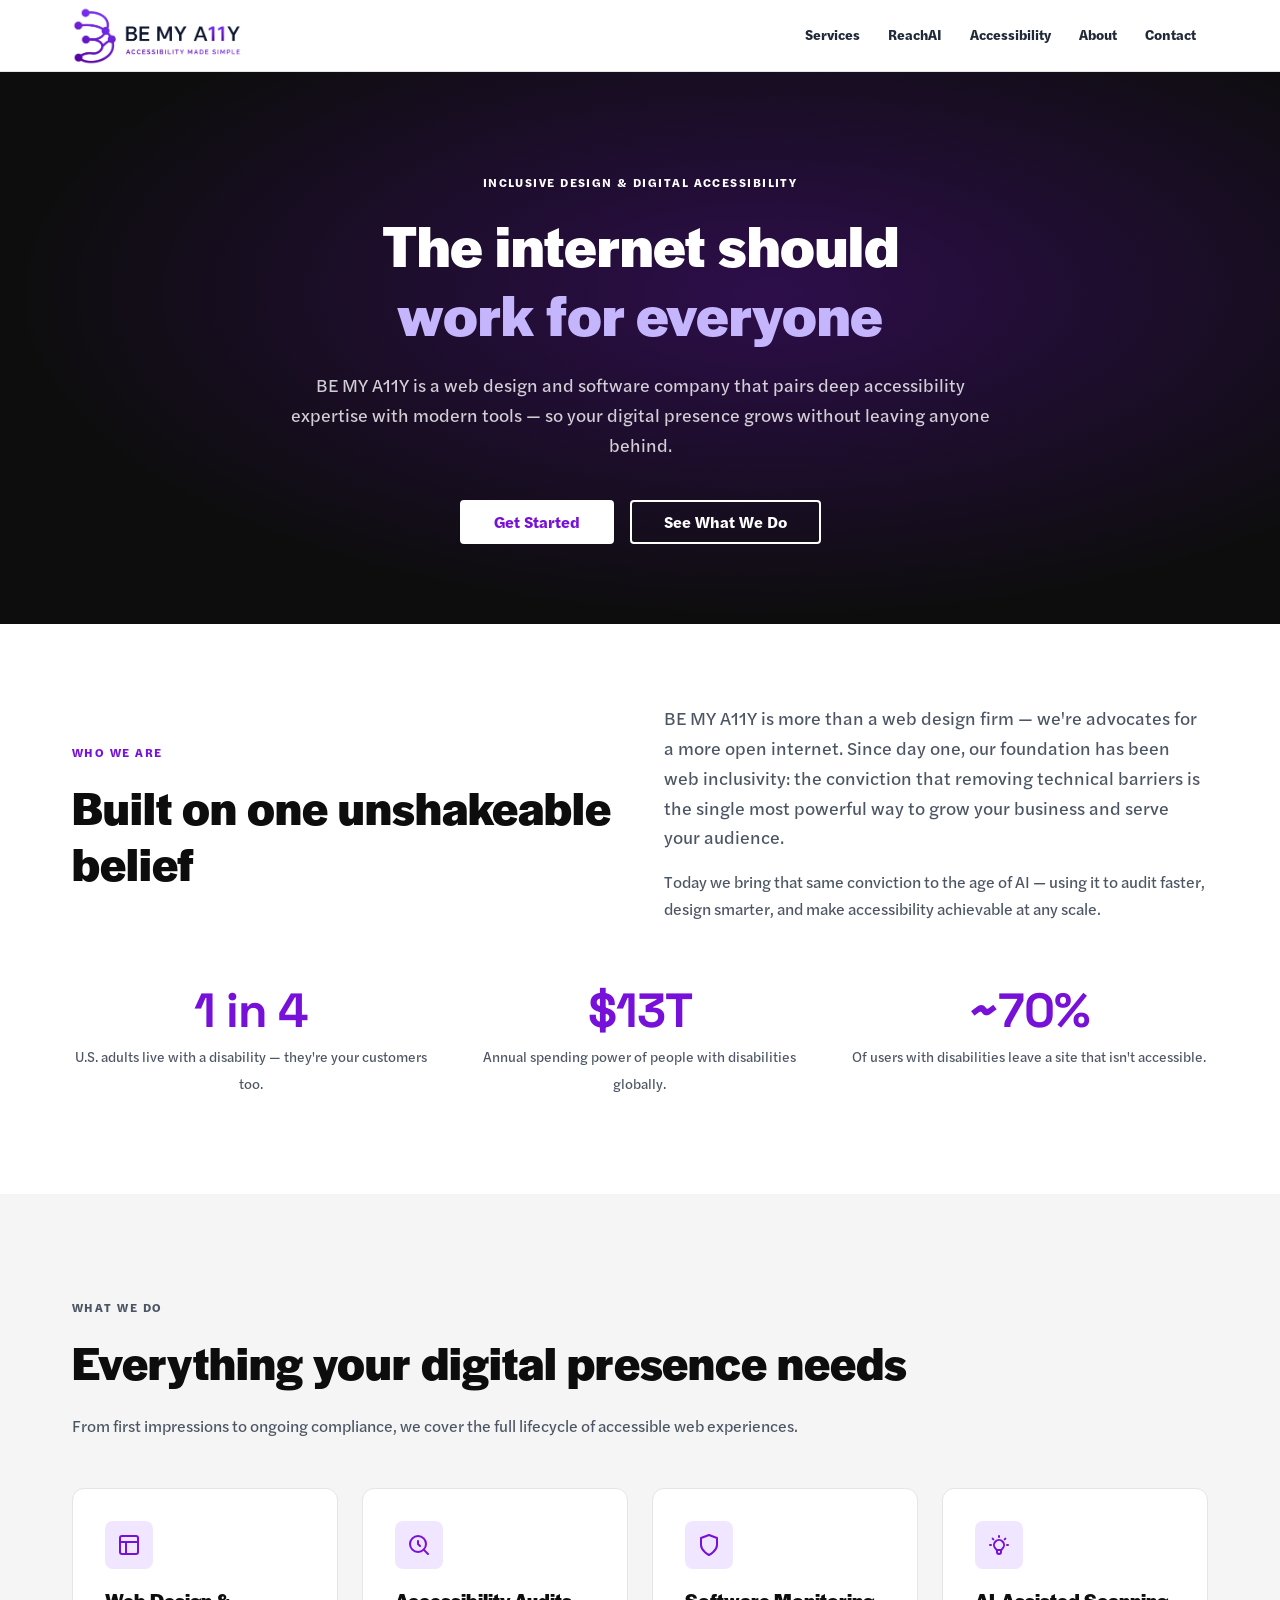
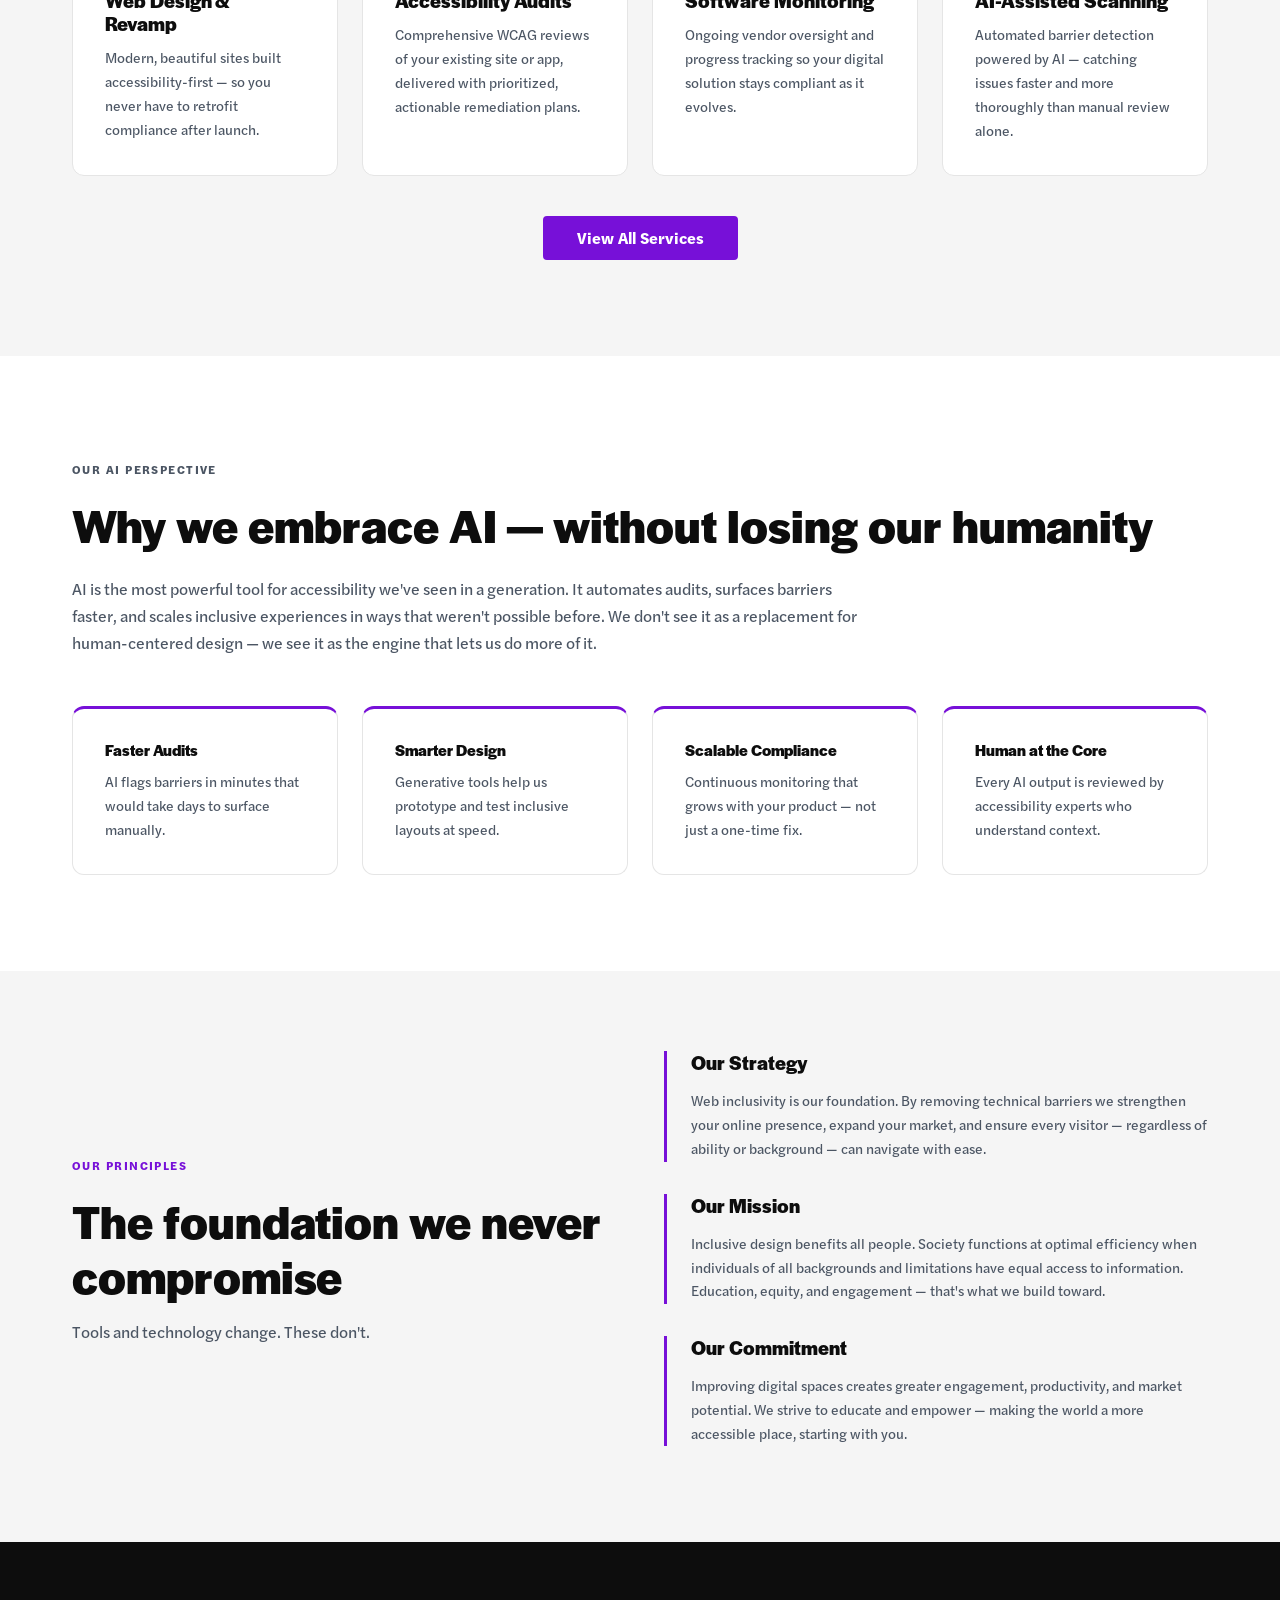
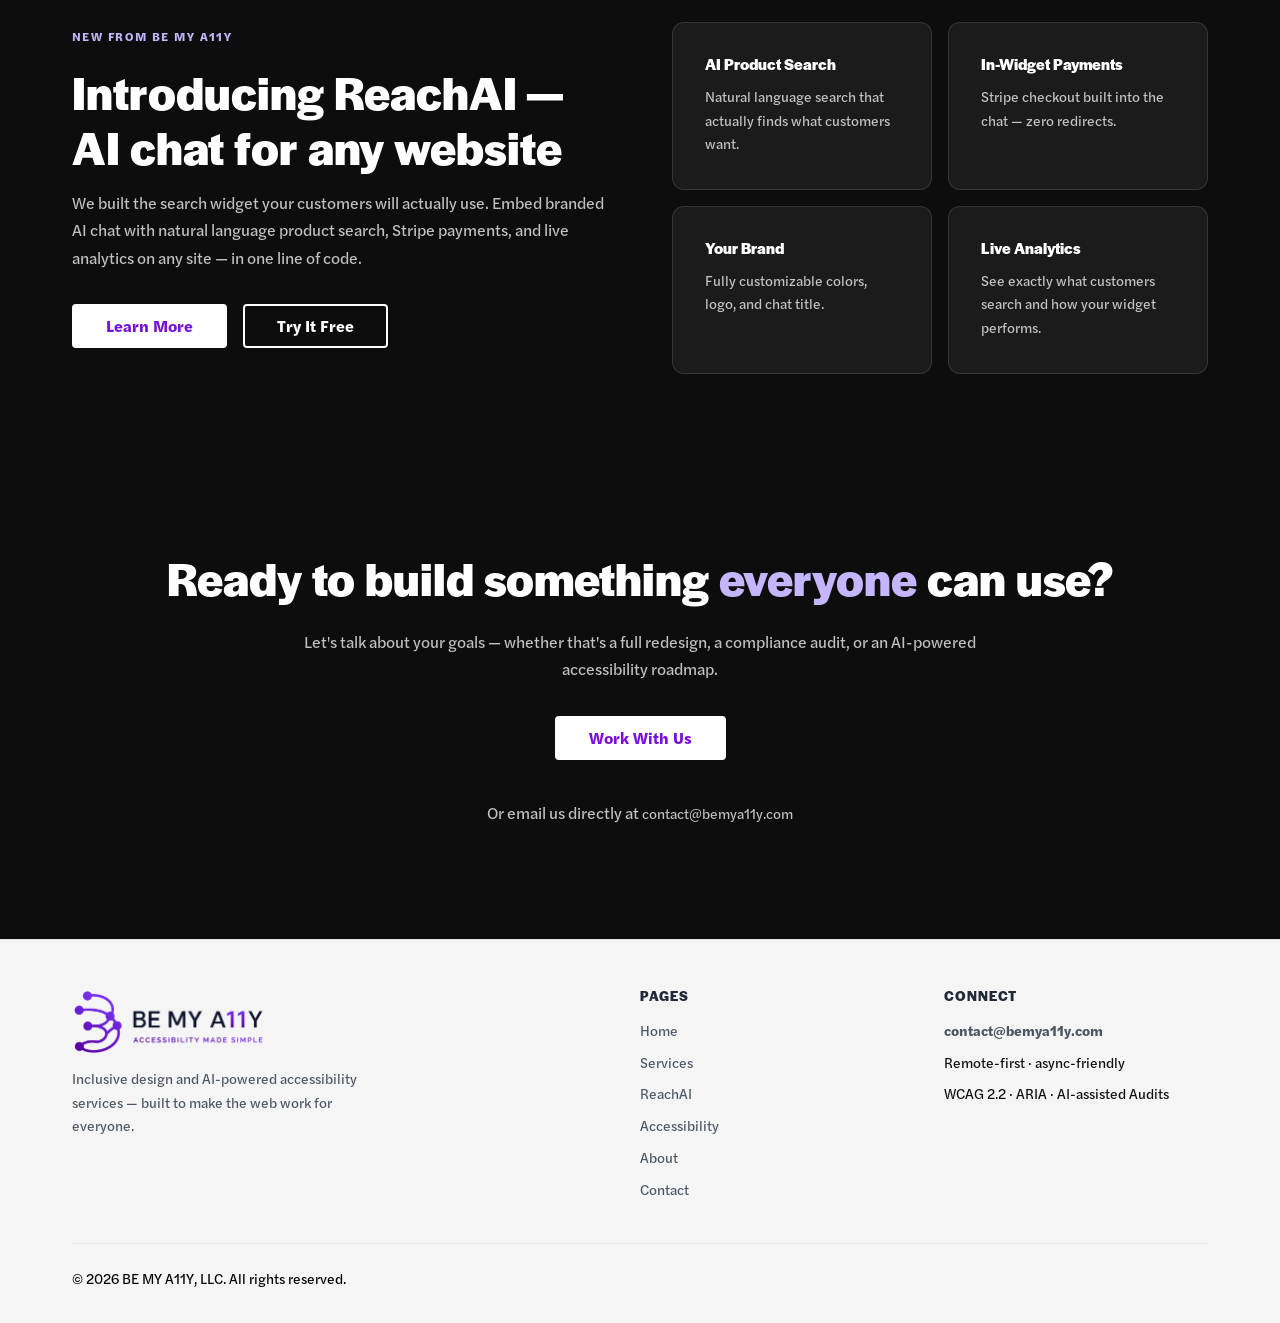
<file: index.html>
﻿<!DOCTYPE html>
<html lang="en">
<head>
  <meta charset="UTF-8">
  <meta name="viewport" content="width=device-width, initial-scale=1.0">
  <title>BE MY A11Y — Inclusive Design &amp; Digital Accessibility</title>
  <meta name="description" content="BE MY A11Y designs accessible websites and software for small businesses, using UI/UX best practices to improve usability, broaden audience reach, and ensure inclusive, easy-to-navigate digital experiences.">

  <link rel="canonical" href="https://bemya11y.com/">
  <link rel="sitemap" type="application/xml" href="/sitemap.xml">

  <!-- Open Graph -->
  <meta property="og:title" content="BE MY A11Y — Inclusive Design &amp; Digital Accessibility">
  <meta property="og:description" content="Inclusive design and AI-powered accessibility services — built to make the web work for everyone.">
  <meta property="og:type" content="website">
  <meta property="og:url" content="https://bemya11y.com/">
  <meta property="og:image" content="https://bemya11y.com/images/logo.png">

  <!-- Twitter Card -->
  <meta name="twitter:card" content="summary">
  <meta name="twitter:title" content="BE MY A11Y — Inclusive Design &amp; Digital Accessibility">
  <meta name="twitter:description" content="Inclusive design and AI-powered accessibility services — built to make the web work for everyone.">
  <meta name="twitter:image" content="https://bemya11y.com/images/logo.png">

  <!-- Favicon -->
  <link rel="icon" type="image/x-icon" href="/favicon.ico">

  <!-- Fonts -->
  <link rel="preconnect" href="https://fonts.googleapis.com">
  <link rel="preconnect" href="https://fonts.gstatic.com" crossorigin>
  <link href="https://fonts.googleapis.com/css2?family=Space+Grotesk:wght@700&display=swap" rel="stylesheet">

  <link rel="stylesheet" href="/css/styles.css?v=11">

  <!-- Google tag (gtag.js) -->
  <script async src="https://www.googletagmanager.com/gtag/js?id=G-FMQ2NKZQML"></script>
  <script>
    window.dataLayer = window.dataLayer || [];
    function gtag(){dataLayer.push(arguments);}
    gtag('js', new Date());
    gtag('config', 'G-FMQ2NKZQML');
  </script>
  <!-- Structured Data -->
  <script type="application/ld+json">
  {
    "@context": "https://schema.org",
    "@type": ["ProfessionalService", "LocalBusiness"],
    "name": "BE MY A11Y, LLC",
    "url": "https://bemya11y.com",
    "email": "contact@bemya11y.com",
    "logo": "https://bemya11y.com/images/logo.png",
    "image": "https://bemya11y.com/images/logo.png",
    "description": "Web accessibility consulting, WCAG audits, accessible web design, and AI-assisted accessibility scanning for businesses nationwide.",
    "slogan": "Inclusive design and AI-powered accessibility services — built to make the web work for everyone.",
    "areaServed": "US",
    "priceRange": "$$",
    "address": {
      "@type": "PostalAddress",
      "streetAddress": "1011 Constitution Way",
      "addressLocality": "Cumming",
      "addressRegion": "GA",
      "postalCode": "30040",
      "addressCountry": "US"
    },
    "founder": {
      "@type": "Person",
      "name": "James",
      "jobTitle": "Founder & CEO",
      "email": "james@bemya11y.com"
    },
    "knowsAbout": [
      "Web Accessibility", "WCAG 2.1", "ADA Compliance", "Section 508",
      "European Accessibility Act", "Inclusive Design",
      "AI-Assisted Accessibility Scanning", "Accessibility Audits",
      "Screen Reader Compatibility", "Accessible Web Design"
    ],
    "hasOfferCatalog": {
      "@type": "OfferCatalog",
      "name": "Accessibility Services",
      "itemListElement": [
        {"@type": "Offer", "itemOffered": {"@type": "Service", "name": "Web Design & Revamp", "description": "Modern, accessible websites built to WCAG 2.1 AA standards from day one."}},
        {"@type": "Offer", "itemOffered": {"@type": "Service", "name": "Accessibility Audits", "description": "Comprehensive WCAG 2.1, Section 508, and ADA reviews with prioritized remediation reports."}},
        {"@type": "Offer", "itemOffered": {"@type": "Service", "name": "Software Monitoring & Vendor Oversight", "description": "Ongoing accessibility compliance monitoring and vendor deliverable review."}},
        {"@type": "Offer", "itemOffered": {"@type": "Service", "name": "AI-Assisted Accessibility Scanning", "description": "Automated barrier detection powered by AI, reviewed by a human accessibility expert."}}
      ]
    }
  }
  </script>
  <script type="application/ld+json">
  {
    "@context": "https://schema.org",
    "@type": "WebSite",
    "name": "BE MY A11Y",
    "url": "https://bemya11y.com",
    "description": "Web accessibility consulting and inclusive design services for businesses nationwide.",
    "publisher": {
      "@type": "Organization",
      "name": "BE MY A11Y, LLC",
      "url": "https://bemya11y.com"
    }
  }
  </script>
</head>
<body>

  <!-- Skip Navigation -->
  <a href="#main-content" class="skip-link">Skip to main content</a>

  <!-- Live Region for dynamic announcements -->
  <div id="live-region" role="status" aria-live="polite" aria-atomic="true"></div>

  <!-- ── Header ──────────────────────────────────────────── -->
  <header class="site-header" role="banner"></header>

  <!-- ── Main ─────────────────────────────────────────────── -->
  <main id="main-content">

    <!-- Hero -->
    <section class="hero" aria-labelledby="hero-heading">
      <div class="container">
        <p class="section-label">Inclusive Design &amp; Digital Accessibility</p>
        <h1 id="hero-heading">
          The internet should<br>
          <em>work for everyone</em>
        </h1>
        <p class="lead">
          BE MY A11Y is a web design and software company that pairs deep accessibility
          expertise with modern tools — so your digital presence grows without leaving
          anyone behind.
        </p>
        <div class="btn-group">
          <a href="contact" class="btn btn-white">Get Started</a>
          <a href="services" class="btn btn-outline-white">See What We Do</a>
        </div>
      </div>
    </section>

    <!-- Who We Are -->
    <section class="section" aria-labelledby="who-heading">
      <div class="container">
        <div class="two-col">
          <div>
            <p class="section-label">Who We Are</p>
            <h2 id="who-heading">Built on one unshakeable belief</h2>
          </div>
          <div>
            <p class="lead">
              BE MY A11Y is more than a web design firm — we're advocates for a more open
              internet. Since day one, our foundation has been web inclusivity: the conviction
              that removing technical barriers is the single most powerful way to grow your
              business and serve your audience.
            </p>
            <p style="margin-top: 1rem; color: var(--color-gray-600);">
              Today we bring that same conviction to the age of AI — using it to audit faster,
              design smarter, and make accessibility achievable at any scale.
            </p>
          </div>
        </div>

        <!-- Stats -->
        <div class="stats-grid" style="margin-top: var(--space-16);" aria-label="Accessibility by the numbers">
          <div class="stat">
            <span class="stat-number">1 in 4</span>
            <span class="stat-label">U.S. adults live with a disability — they're your customers too.</span>
          </div>
          <div class="stat">
            <span class="stat-number">$13T</span>
            <span class="stat-label">Annual spending power of people with disabilities globally.</span>
          </div>
          <div class="stat">
            <span class="stat-number" aria-label="Many">~70%</span>
            <span class="stat-label">Of users with disabilities leave a site that isn't accessible.</span>
          </div>
        </div>
      </div>
    </section>

    <!-- What We Do -->
    <section class="section section-alt" aria-labelledby="services-heading">
      <div class="container">
        <div class="section-header">
          <p class="section-label">What We Do</p>
          <h2 id="services-heading">Everything your digital presence needs</h2>
          <p>
            From first impressions to ongoing compliance, we cover the full lifecycle of
            accessible web experiences.
          </p>
        </div>

        <div class="cards-grid">
          <article class="card">
            <div class="card-icon" aria-hidden="true">
              <svg viewBox="0 0 24 24" fill="none" stroke="currentColor" stroke-width="2" stroke-linecap="round" stroke-linejoin="round" aria-hidden="true">
                <rect x="3" y="3" width="18" height="18" rx="2"/>
                <path d="M3 9h18M9 21V9"/>
              </svg>
            </div>
            <h3>Web Design &amp; Revamp</h3>
            <p>Modern, beautiful sites built accessibility-first — so you never have to retrofit compliance after launch.</p>
          </article>

          <article class="card">
            <div class="card-icon" aria-hidden="true">
              <svg viewBox="0 0 24 24" fill="none" stroke="currentColor" stroke-width="2" stroke-linecap="round" stroke-linejoin="round" aria-hidden="true">
                <circle cx="11" cy="11" r="8"/>
                <path d="m21 21-4.35-4.35M11 8v3l2 2"/>
              </svg>
            </div>
            <h3>Accessibility Audits</h3>
            <p>Comprehensive WCAG reviews of your existing site or app, delivered with prioritized, actionable remediation plans.</p>
          </article>

          <article class="card">
            <div class="card-icon" aria-hidden="true">
              <svg viewBox="0 0 24 24" fill="none" stroke="currentColor" stroke-width="2" stroke-linecap="round" stroke-linejoin="round" aria-hidden="true">
                <path d="M12 22s8-4 8-10V5l-8-3-8 3v7c0 6 8 10 8 10z"/>
              </svg>
            </div>
            <h3>Software Monitoring</h3>
            <p>Ongoing vendor oversight and progress tracking so your digital solution stays compliant as it evolves.</p>
          </article>

          <article class="card">
            <div class="card-icon" aria-hidden="true">
              <svg viewBox="0 0 24 24" fill="none" stroke="currentColor" stroke-width="2" stroke-linecap="round" stroke-linejoin="round" aria-hidden="true">
                <path d="M9.663 17h4.673M12 3v1m6.364 1.636-.707.707M21 12h-1M4 12H3m3.343-5.657-.707-.707m2.828 9.9a5 5 0 1 1 7.072 0l-.548.547A3.374 3.374 0 0 0 14 18.469V19a2 2 0 1 1-4 0v-.531c0-.895-.356-1.754-.988-2.386l-.548-.547z"/>
              </svg>
            </div>
            <h3>AI-Assisted Scanning</h3>
            <p>Automated barrier detection powered by AI — catching issues faster and more thoroughly than manual review alone.</p>
          </article>
        </div>

        <div style="text-align: center; margin-top: var(--space-10);">
          <a href="services" class="btn btn-primary">View All Services</a>
        </div>
      </div>
    </section>

    <!-- AI Perspective -->
    <section class="section" aria-labelledby="ai-heading">
      <div class="container">
        <div class="section-header">
          <p class="section-label">Our AI Perspective</p>
          <h2 id="ai-heading">Why we embrace AI — without losing our humanity</h2>
          <p style="max-width: 72ch;">
            AI is the most powerful tool for accessibility we've seen in a generation. It
            automates audits, surfaces barriers faster, and scales inclusive experiences in
            ways that weren't possible before. We don't see it as a replacement for
            human-centered design — we see it as the engine that lets us do more of it.
          </p>
        </div>

        <div class="cards-grid">
          <div class="card" style="border-top: 3px solid var(--color-accent);">
            <h3 style="font-size: var(--text-base);">Faster Audits</h3>
            <p>AI flags barriers in minutes that would take days to surface manually.</p>
          </div>
          <div class="card" style="border-top: 3px solid var(--color-accent);">
            <h3 style="font-size: var(--text-base);">Smarter Design</h3>
            <p>Generative tools help us prototype and test inclusive layouts at speed.</p>
          </div>
          <div class="card" style="border-top: 3px solid var(--color-accent);">
            <h3 style="font-size: var(--text-base);">Scalable Compliance</h3>
            <p>Continuous monitoring that grows with your product — not just a one-time fix.</p>
          </div>
          <div class="card" style="border-top: 3px solid var(--color-accent);">
            <h3 style="font-size: var(--text-base);">Human at the Core</h3>
            <p>Every AI output is reviewed by accessibility experts who understand context.</p>
          </div>
        </div>
      </div>
    </section>

    <!-- Principles -->
    <section class="section section-alt" aria-labelledby="principles-heading">
      <div class="container">
        <div class="two-col">
          <div>
            <p class="section-label">Our Principles</p>
            <h2 id="principles-heading">The foundation we never compromise</h2>
            <p style="margin-top: var(--space-4); color: var(--color-gray-600);">Tools and technology change. These don't.</p>
          </div>
          <div class="principles-list">
            <div class="principle">
              <h3>Our Strategy</h3>
              <p>Web inclusivity is our foundation. By removing technical barriers we strengthen
              your online presence, expand your market, and ensure every visitor — regardless
              of ability or background — can navigate with ease.</p>
            </div>
            <div class="principle">
              <h3>Our Mission</h3>
              <p>Inclusive design benefits all people. Society functions at optimal efficiency
              when individuals of all backgrounds and limitations have equal access to
              information. Education, equity, and engagement — that's what we build toward.</p>
            </div>
            <div class="principle">
              <h3>Our Commitment</h3>
              <p>Improving digital spaces creates greater engagement, productivity, and market
              potential. We strive to educate and empower — making the world a more accessible
              place, starting with you.</p>
            </div>
          </div>
        </div>
      </div>
    </section>

    <!-- ReachAI Spotlight -->
    <section class="section section-dark" aria-labelledby="reachai-home-heading">
      <div class="container">
        <div class="two-col" style="gap: var(--space-16); align-items: start;">
          <div>
            <p class="section-label" style="color: #c4b5fd;">New from BE MY A11Y</p>
            <h2 id="reachai-home-heading">Introducing ReachAI — AI chat for any website</h2>
            <p style="margin-top: var(--space-4); color: rgba(255,255,255,.75);">
              We built the search widget your customers will actually use. Embed branded AI
              chat with natural language product search, Stripe payments, and live analytics
              on any site — in one line of code.
            </p>
            <div class="btn-group" style="margin-top: var(--space-8);">
              <a href="reachai" class="btn btn-white">Learn More</a>
              <a href="https://reach.bemya11y.com" class="btn btn-outline-white" target="_blank" rel="noopener noreferrer">Try It Free</a>
            </div>
          </div>
          <div style="display: grid; grid-template-columns: 1fr 1fr; gap: var(--space-4);">
            <div class="card" style="background: rgba(255,255,255,.06); border-color: rgba(255,255,255,.12);">
              <h3 style="font-size: var(--text-base); color: var(--color-white);">AI Product Search</h3>
              <p style="font-size: var(--text-sm);">Natural language search that actually finds what customers want.</p>
            </div>
            <div class="card" style="background: rgba(255,255,255,.06); border-color: rgba(255,255,255,.12);">
              <h3 style="font-size: var(--text-base); color: var(--color-white);">In-Widget Payments</h3>
              <p style="font-size: var(--text-sm);">Stripe checkout built into the chat — zero redirects.</p>
            </div>
            <div class="card" style="background: rgba(255,255,255,.06); border-color: rgba(255,255,255,.12);">
              <h3 style="font-size: var(--text-base); color: var(--color-white);">Your Brand</h3>
              <p style="font-size: var(--text-sm);">Fully customizable colors, logo, and chat title.</p>
            </div>
            <div class="card" style="background: rgba(255,255,255,.06); border-color: rgba(255,255,255,.12);">
              <h3 style="font-size: var(--text-base); color: var(--color-white);">Live Analytics</h3>
              <p style="font-size: var(--text-sm);">See exactly what customers search and how your widget performs.</p>
            </div>
          </div>
        </div>
      </div>
    </section>

    <!-- CTA -->
    <section class="cta-band" aria-labelledby="cta-heading">
      <div class="container">
        <h2 id="cta-heading">Ready to build something <em>everyone</em> can use?</h2>
        <p>
          Let's talk about your goals — whether that's a full redesign, a compliance audit,
          or an AI-powered accessibility roadmap.
        </p>
        <div class="btn-group">
          <a href="contact" class="btn btn-white">Work With Us</a>
        </div>
        <p>
          Or email us directly at
          <a href="mailto:contact@bemya11y.com" class="email-link" style="color: rgba(255,255,255,.75);">contact@bemya11y.com</a>
        </p>
      </div>
    </section>

  </main>

  <!-- ── Footer ─────────────────────────────────────────── -->
  <footer class="site-footer" role="contentinfo"></footer>

  <!-- AI Chat Widget -->
  <link rel="stylesheet" href="https://wysiwyg-ai-chat.onrender.com/wysiwyg-ai-chat.css">
  <div
    data-wysiwyg-ai-chat
    data-client-id="reachai-demo"
    data-api-base="https://wysiwyg-ai-chat.onrender.com"
    data-title="BE MY A11Y Chat"
    data-placeholder="Ask what you are looking for..."
  ></div>
  <script src="https://wysiwyg-ai-chat.onrender.com/v1/widget.js"></script>
  <script src="https://wysiwyg-ai-chat.onrender.com/wysiwyg-ai-chat.js"></script>

  <script src="/js/site.js?v=8"></script>
</body>
</html>
</file>
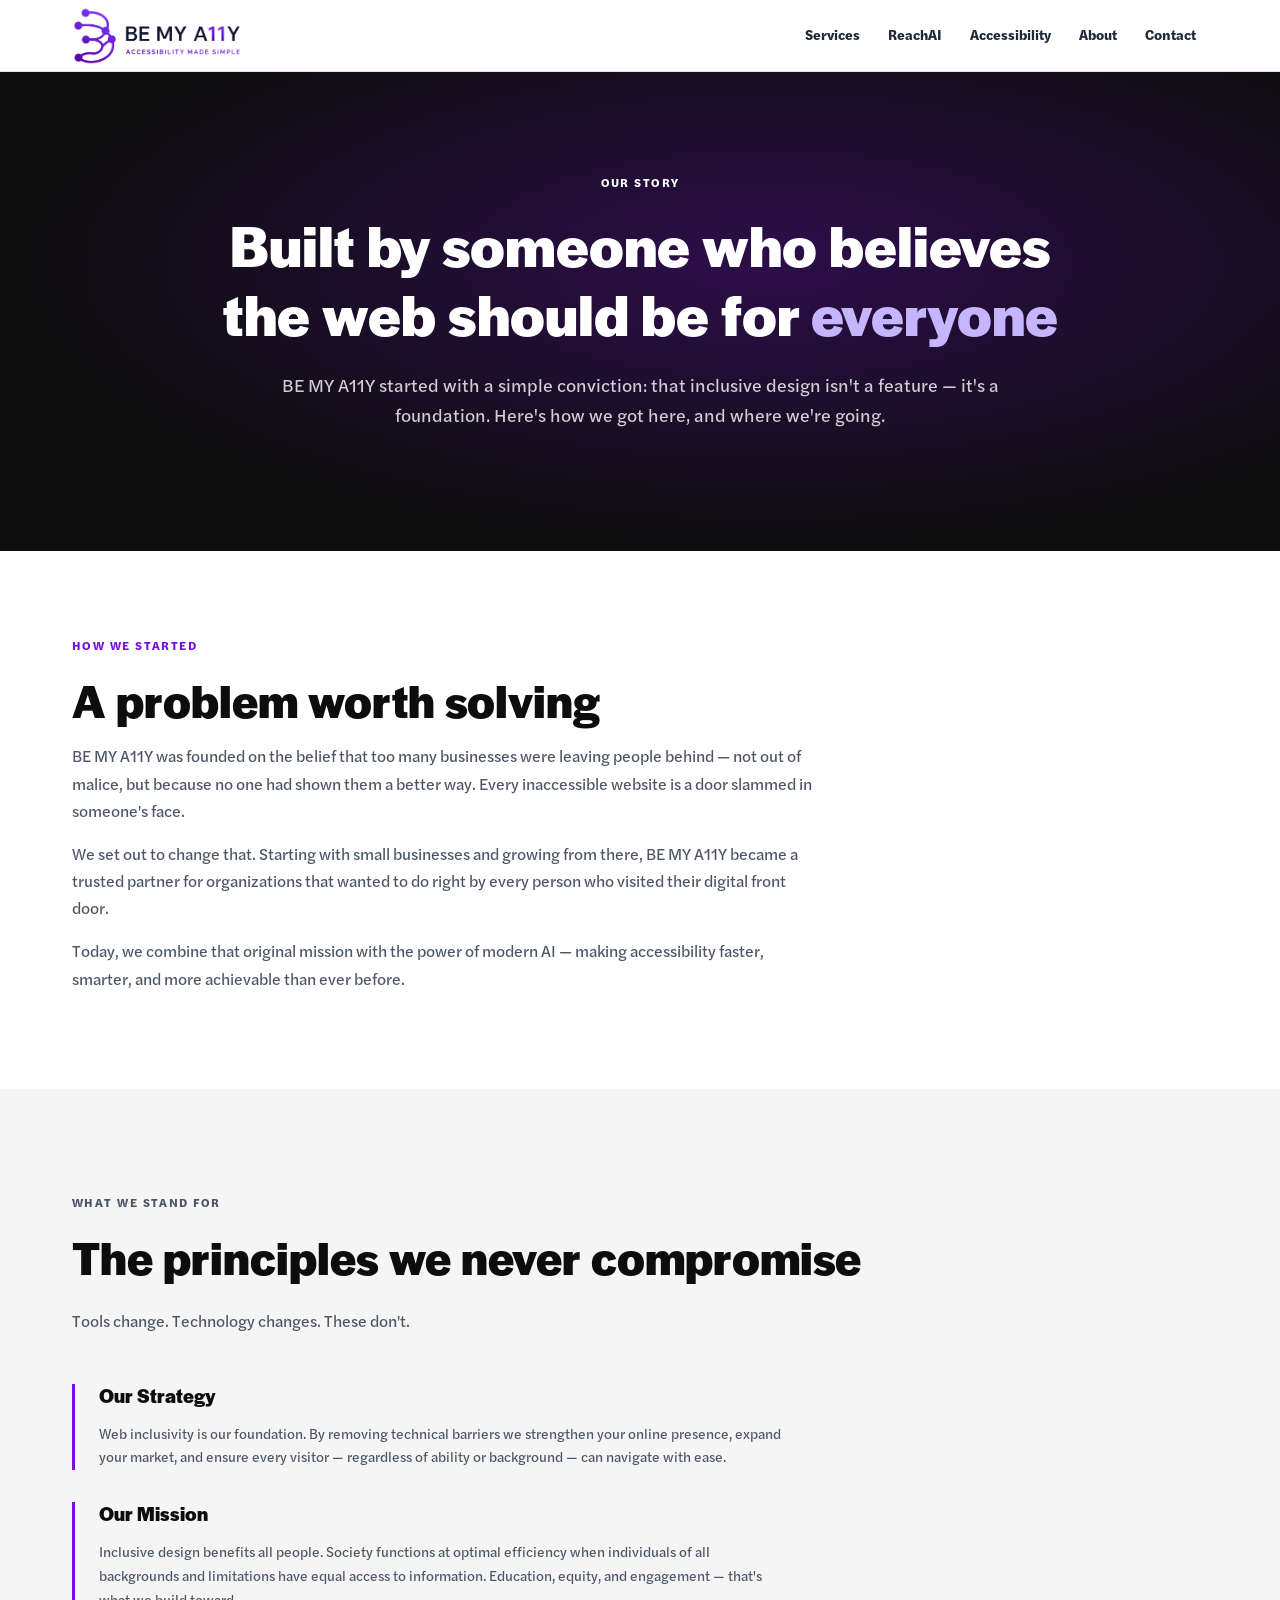
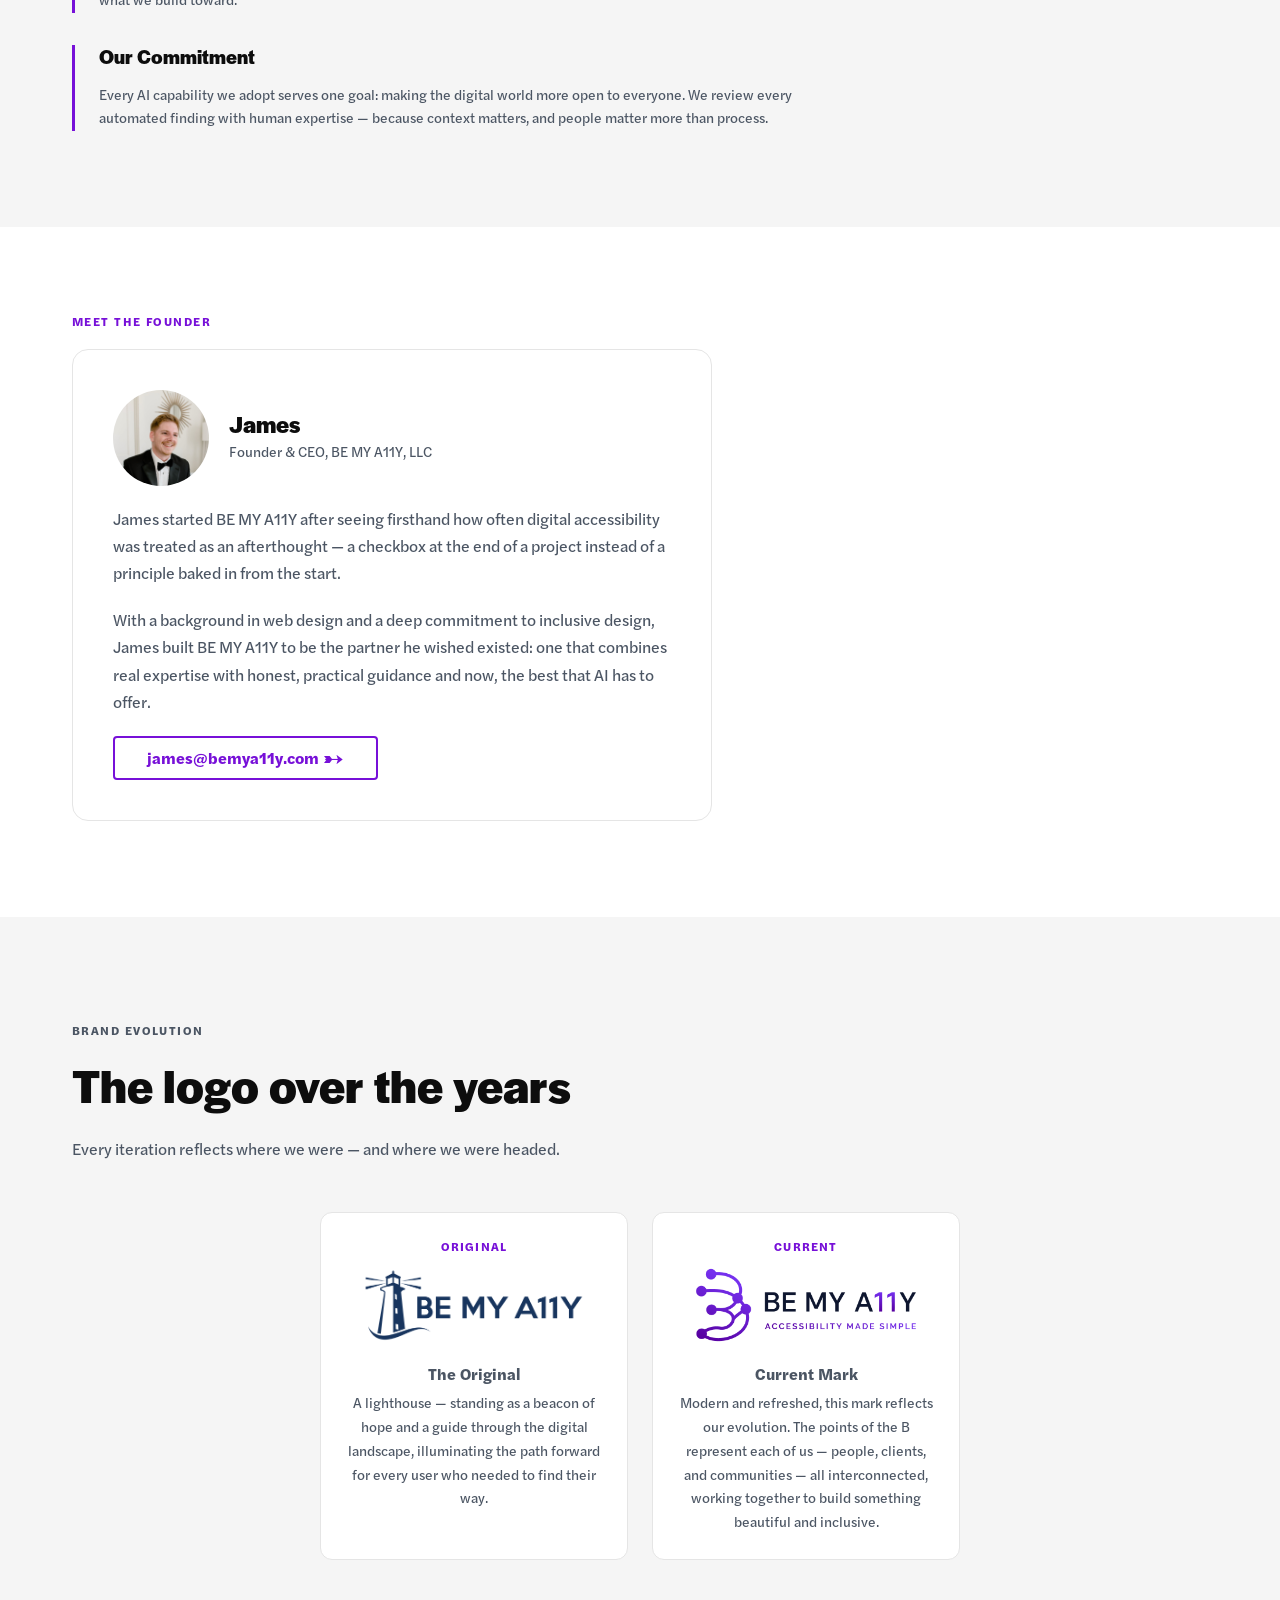
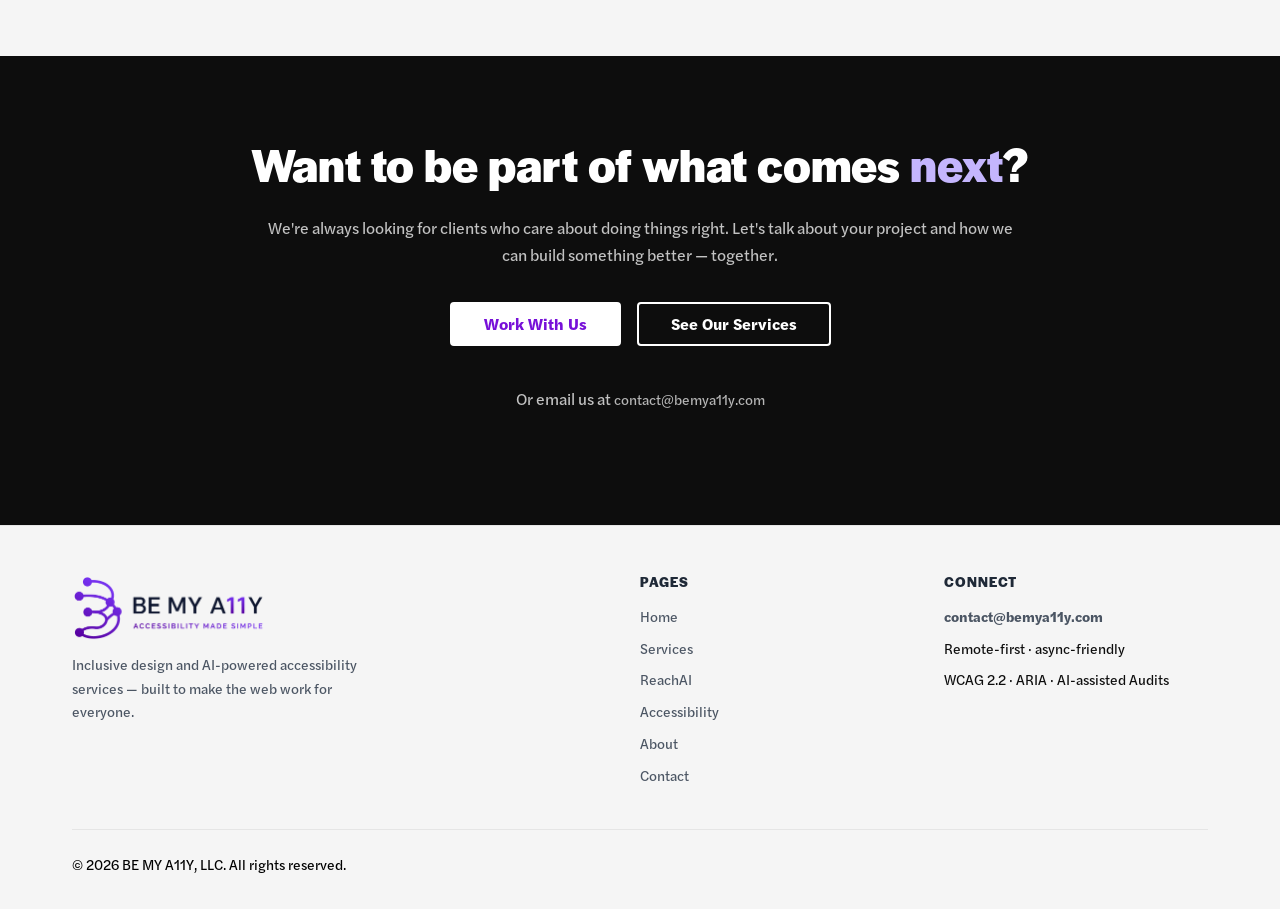
<file: about.html>
﻿<!DOCTYPE html>
<html lang="en">
<head>
  <meta charset="UTF-8">
  <meta name="viewport" content="width=device-width, initial-scale=1.0">
  <title>About BE MY A11Y — Accessibility Consulting | Cumming, GA</title>
  <meta name="description" content="BE MY A11Y was founded on the belief that inclusive design is a foundation, not a feature. Meet our team and learn the principles behind our accessibility consulting practice.">

  <link rel="canonical" href="https://bemya11y.com/about">

  <meta property="og:title" content="About BE MY A11Y — Accessibility Consulting">
  <meta property="og:description" content="Founded on the belief that inclusive design is a foundation, not a feature. Learn our story and the principles we never compromise.">
  <meta property="og:type" content="website">
  <meta property="og:url" content="https://bemya11y.com/about">
  <meta property="og:image" content="https://bemya11y.com/images/logo.png">

  <meta name="twitter:card" content="summary">
  <meta name="twitter:title" content="About BE MY A11Y — Accessibility Consulting">
  <meta name="twitter:description" content="Founded on the belief that inclusive design is a foundation, not a feature. Learn our story and principles.">
  <meta name="twitter:image" content="https://bemya11y.com/images/logo.png">

  <link rel="icon" type="image/x-icon" href="/favicon.ico">


  <link rel="stylesheet" href="/css/styles.css?v=11">

  <!-- Google tag (gtag.js) -->
  <script async src="https://www.googletagmanager.com/gtag/js?id=G-FMQ2NKZQML"></script>
  <script>
    window.dataLayer = window.dataLayer || [];
    function gtag(){dataLayer.push(arguments);}
    gtag('js', new Date());
    gtag('config', 'G-FMQ2NKZQML');
  </script>

  <script type="application/ld+json">
  {
    "@context": "https://schema.org",
    "@type": "Person",
    "name": "James",
    "jobTitle": "Founder & CEO",
    "worksFor": {
      "@type": "Organization",
      "name": "BE MY A11Y, LLC",
      "url": "https://bemya11y.com"
    },
    "email": "james@bemya11y.com",
    "url": "https://bemya11y.com/about",
    "image": "https://bemya11y.com/images/james.jpeg",
    "knowsAbout": [
      "Web Accessibility", "WCAG 2.1", "ADA Compliance", "Section 508",
      "Inclusive Design", "Accessible Web Design", "AI-Assisted Accessibility",
      "Digital Accessibility Consulting"
    ],
    "description": "James is the Founder & CEO of BE MY A11Y, LLC — a web accessibility consulting firm specializing in WCAG audits, accessible web design, and AI-assisted accessibility scanning for businesses nationwide."
  }
  </script>
</head>
<body>

  <a href="#main-content" class="skip-link">Skip to main content</a>
  <div id="live-region" role="status" aria-live="polite" aria-atomic="true"></div>

  <!-- ── Header ──────────────────────────────────────────── -->
  <header class="site-header" role="banner"></header>

  <!-- ── Main ─────────────────────────────────────────────── -->
  <main id="main-content">

    <!-- Hero -->
    <section class="hero" aria-labelledby="hero-heading">
      <div class="container">
        <p class="section-label">Our Story</p>
        <h1 id="hero-heading">Built by someone who believes<br>the web should be for <em>everyone</em></h1>
        <p class="lead">
          BE MY A11Y started with a simple conviction: that inclusive design isn't a
          feature — it's a foundation. Here's how we got here, and where we're going.
        </p>
      </div>
    </section>

    <!-- How We Started -->
    <section class="section" aria-labelledby="story-heading">
      <div class="container">
        <p class="section-label">How We Started</p>
        <h2 id="story-heading">A problem worth solving</h2>
        <div style="max-width: 72ch; margin-top: var(--space-4);">
          <p style="color: var(--color-gray-600);">
            BE MY A11Y was founded on the belief that too many businesses were leaving
            people behind — not out of malice, but because no one had shown them a better
            way. Every inaccessible website is a door slammed in someone's face.
          </p>
          <p style="margin-top: var(--space-4); color: var(--color-gray-600);">
            We set out to change that. Starting with small businesses and growing from
            there, BE MY A11Y became a trusted partner for organizations that wanted to
            do right by every person who visited their digital front door.
          </p>
          <p style="margin-top: var(--space-4); color: var(--color-gray-600);">
            Today, we combine that original mission with the power of modern AI —
            making accessibility faster, smarter, and more achievable than ever before.
          </p>
        </div>
      </div>
    </section>

    <!-- Principles -->
    <section class="section section-alt" aria-labelledby="principles-heading">
      <div class="container">
        <div class="section-header">
          <p class="section-label">What We Stand For</p>
          <h2 id="principles-heading">The principles we never compromise</h2>
          <p>Tools change. Technology changes. These don't.</p>
        </div>

        <div class="principles-list" style="max-width: 720px;">
          <div class="principle">
            <h3>Our Strategy</h3>
            <p>Web inclusivity is our foundation. By removing technical barriers we
            strengthen your online presence, expand your market, and ensure every
            visitor — regardless of ability or background — can navigate with ease.</p>
          </div>
          <div class="principle">
            <h3>Our Mission</h3>
            <p>Inclusive design benefits all people. Society functions at optimal efficiency
            when individuals of all backgrounds and limitations have equal access to
            information. Education, equity, and engagement — that's what we build toward.</p>
          </div>
          <div class="principle">
            <h3>Our Commitment</h3>
            <p>Every AI capability we adopt serves one goal: making the digital world more
            open to everyone. We review every automated finding with human expertise —
            because context matters, and people matter more than process.</p>
          </div>
        </div>
      </div>
    </section>

    <!-- Founder -->
    <section class="section" aria-labelledby="founder-heading">
      <div class="container">
        <p class="section-label">Meet the Founder</p>
        <h2 id="founder-heading" class="sr-only">Founder</h2>

        <div class="founder-card" style="max-width: 640px;">
          <div style="display: flex; align-items: center; gap: var(--space-5);">
            <div class="founder-avatar">
              <img src="/images/james.jpeg" alt="James, Founder of BE MY A11Y">
            </div>
            <div>
              <h3 style="font-size: var(--text-2xl); margin-bottom: var(--space-1);">James</h3>
              <p style="color: var(--color-gray-600); font-size: var(--text-sm);">Founder &amp; CEO, BE MY A11Y, LLC</p>
            </div>
          </div>

          <p style="color: var(--color-gray-600);">
            James started BE MY A11Y after seeing firsthand how often digital accessibility
            was treated as an afterthought — a checkbox at the end of a project instead of
            a principle baked in from the start.
          </p>
          <p style="color: var(--color-gray-600);">
            With a background in web design and a deep commitment to inclusive design,
            James built BE MY A11Y to be the partner he wished existed: one that combines
            real expertise with honest, practical guidance and now, the best that AI has
            to offer.
          </p>
          <a href="mailto:james@bemya11y.com" class="btn btn-outline" style="align-self: flex-start;">
            james@bemya11y.com →
          </a>
        </div>
      </div>
    </section>

    <!-- Logo Evolution -->
    <section class="section section-alt" aria-labelledby="evolution-heading">
      <div class="container">
        <div class="section-header">
          <p class="section-label">Brand Evolution</p>
          <h2 id="evolution-heading">The logo over the years</h2>
          <p>Every iteration reflects where we were — and where we were headed.</p>
        </div>

        <div class="logo-timeline" style="grid-template-columns: repeat(2, 1fr); max-width: 640px; margin-inline: auto;">
          <div class="logo-year">
            <p class="year-label">Original</p>
            <img src="/images/bma-old.webp" alt="BE MY A11Y original logo — a lighthouse" class="logo-year-img">
            <p class="year-title">The Original</p>
            <p>A lighthouse — standing as a beacon of hope and a guide through the digital landscape, illuminating the path forward for every user who needed to find their way.</p>
          </div>
          <div class="logo-year">
            <p class="year-label">Current</p>
            <img src="/images/logo.png" alt="BE MY A11Y current logo" class="logo-year-img">
            <p class="year-title">Current Mark</p>
            <p>Modern and refreshed, this mark reflects our evolution. The points of the B represent each of us — people, clients, and communities — all interconnected, working together to build something beautiful and inclusive.</p>
          </div>
        </div>
      </div>
    </section>

    <!-- CTA -->
    <section class="cta-band" aria-labelledby="cta-heading">
      <div class="container">
        <h2 id="cta-heading">Want to be part of what comes <em>next</em>?</h2>
        <p>
          We're always looking for clients who care about doing things right. Let's talk
          about your project and how we can build something better — together.
        </p>
        <div class="btn-group">
          <a href="contact" class="btn btn-white">Work With Us</a>
          <a href="services" class="btn btn-outline-white">See Our Services</a>
        </div>
        <p>
          Or email us at
          <a href="mailto:contact@bemya11y.com" class="email-link">contact@bemya11y.com</a>
        </p>
      </div>
    </section>

  </main>

  <!-- ── Footer ─────────────────────────────────────────── -->
  <footer class="site-footer" role="contentinfo"></footer>

  <!-- AI Chat Widget -->
  <link rel="stylesheet" href="https://wysiwyg-ai-chat.onrender.com/wysiwyg-ai-chat.css">
  <div
    data-wysiwyg-ai-chat
    data-client-id="reachai-demo"
    data-api-base="https://wysiwyg-ai-chat.onrender.com"
    data-title="BE MY A11Y Chat"
    data-placeholder="Ask what you are looking for..."
  ></div>
  <script src="https://wysiwyg-ai-chat.onrender.com/v1/widget.js"></script>
  <script src="https://wysiwyg-ai-chat.onrender.com/wysiwyg-ai-chat.js"></script>

  <script src="/js/site.js?v=8"></script>
</body>
</html>
</file>
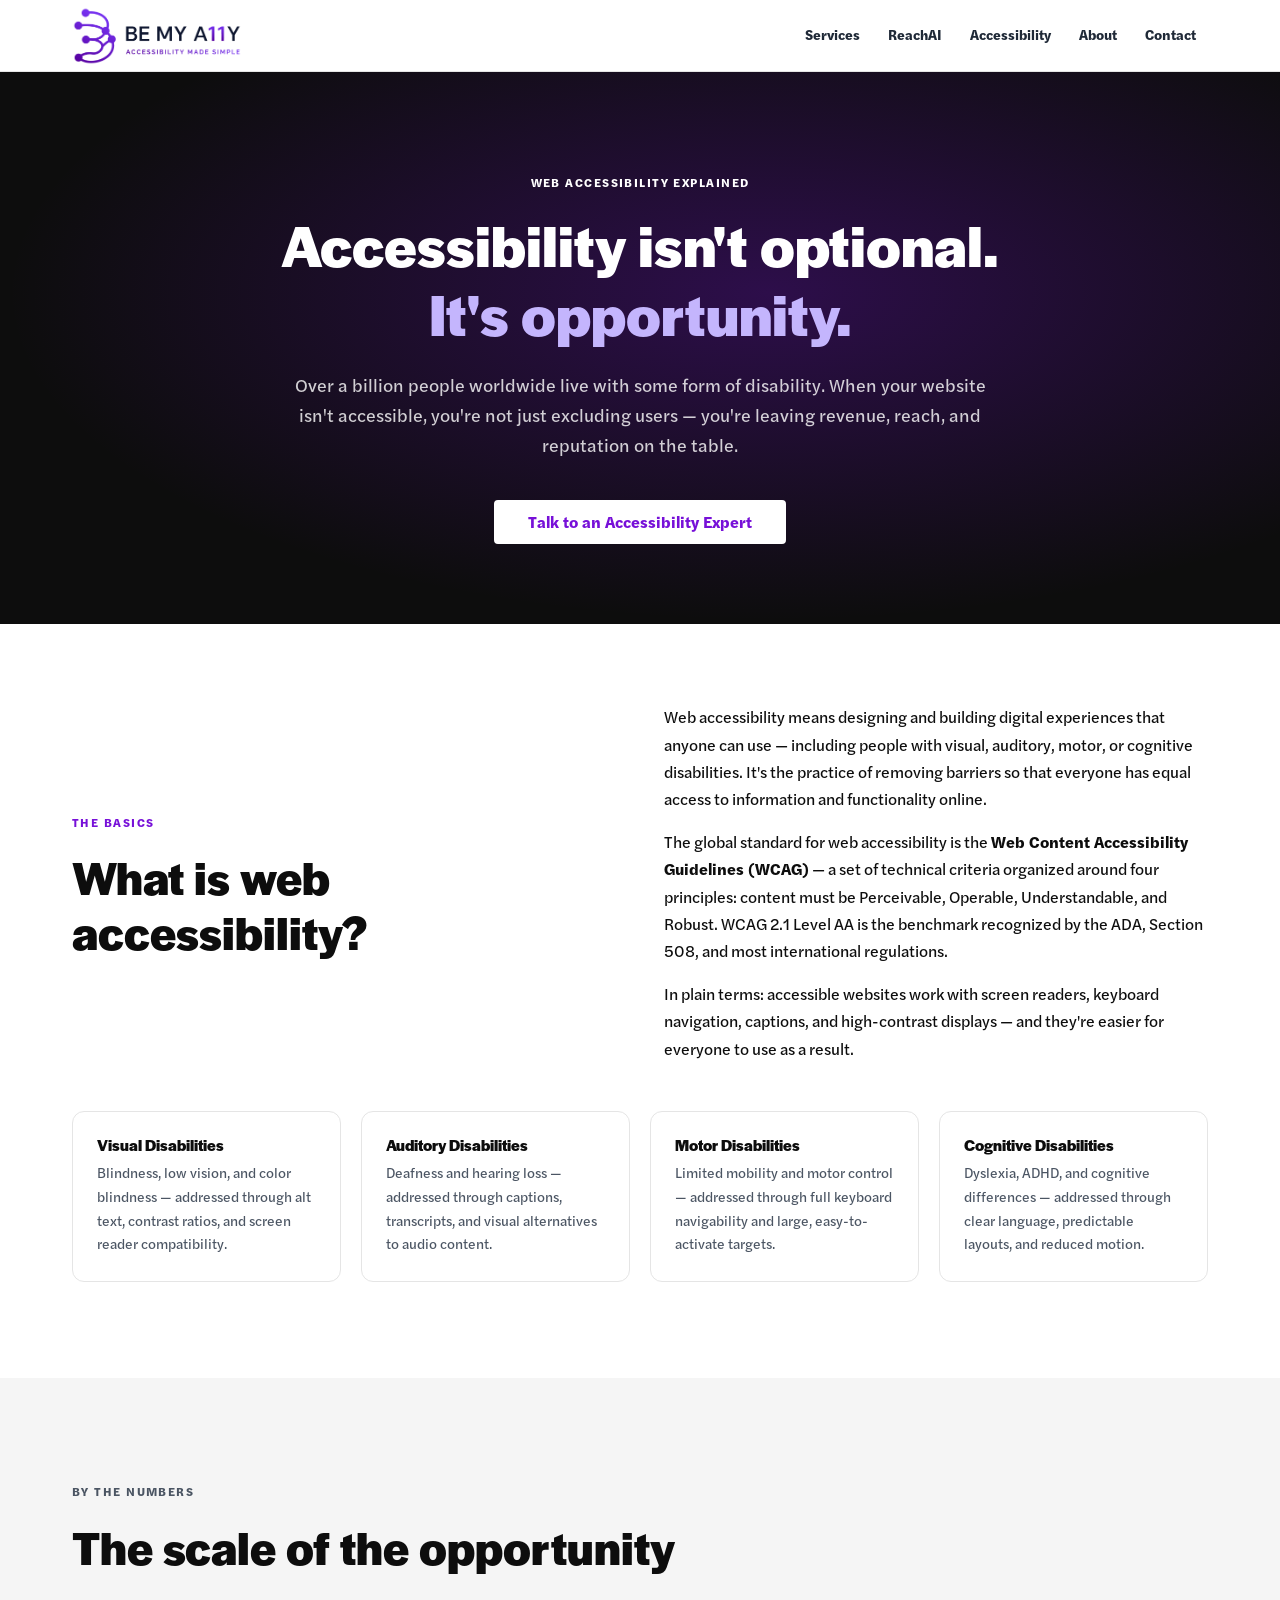
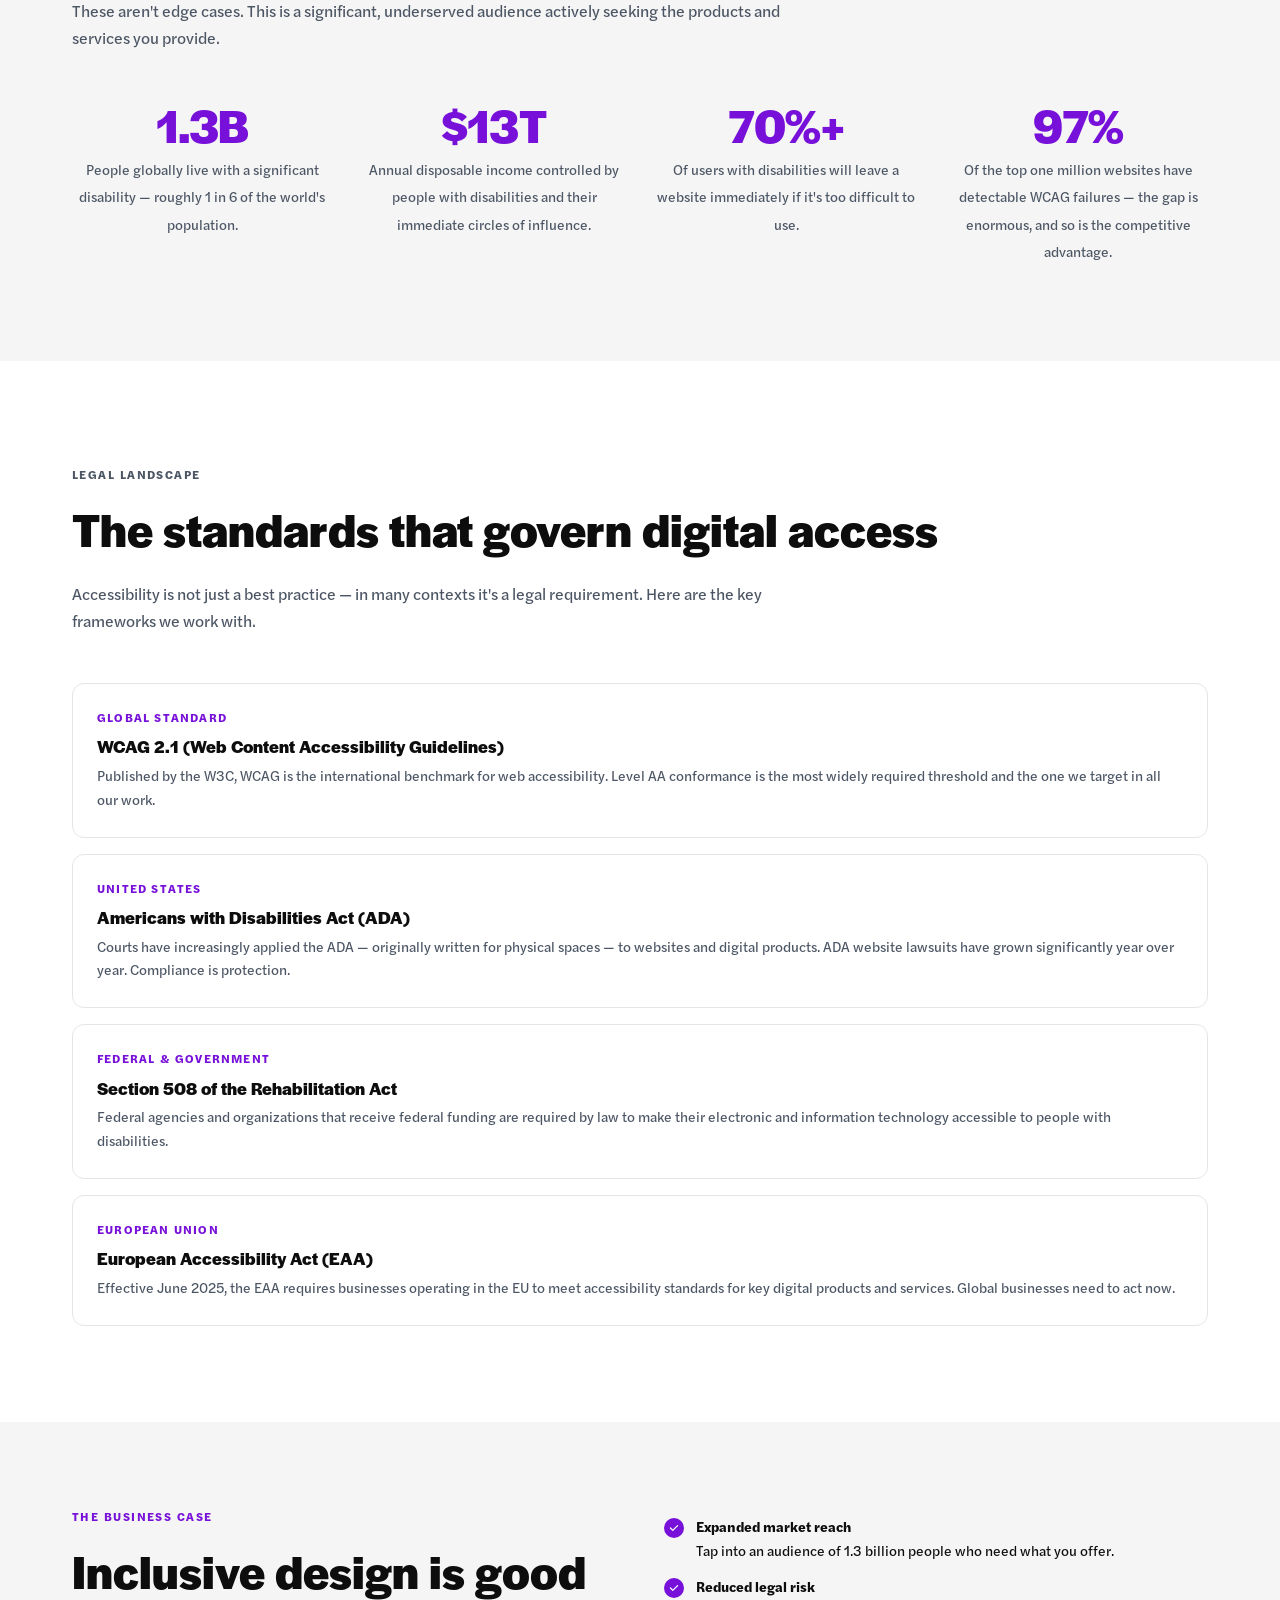
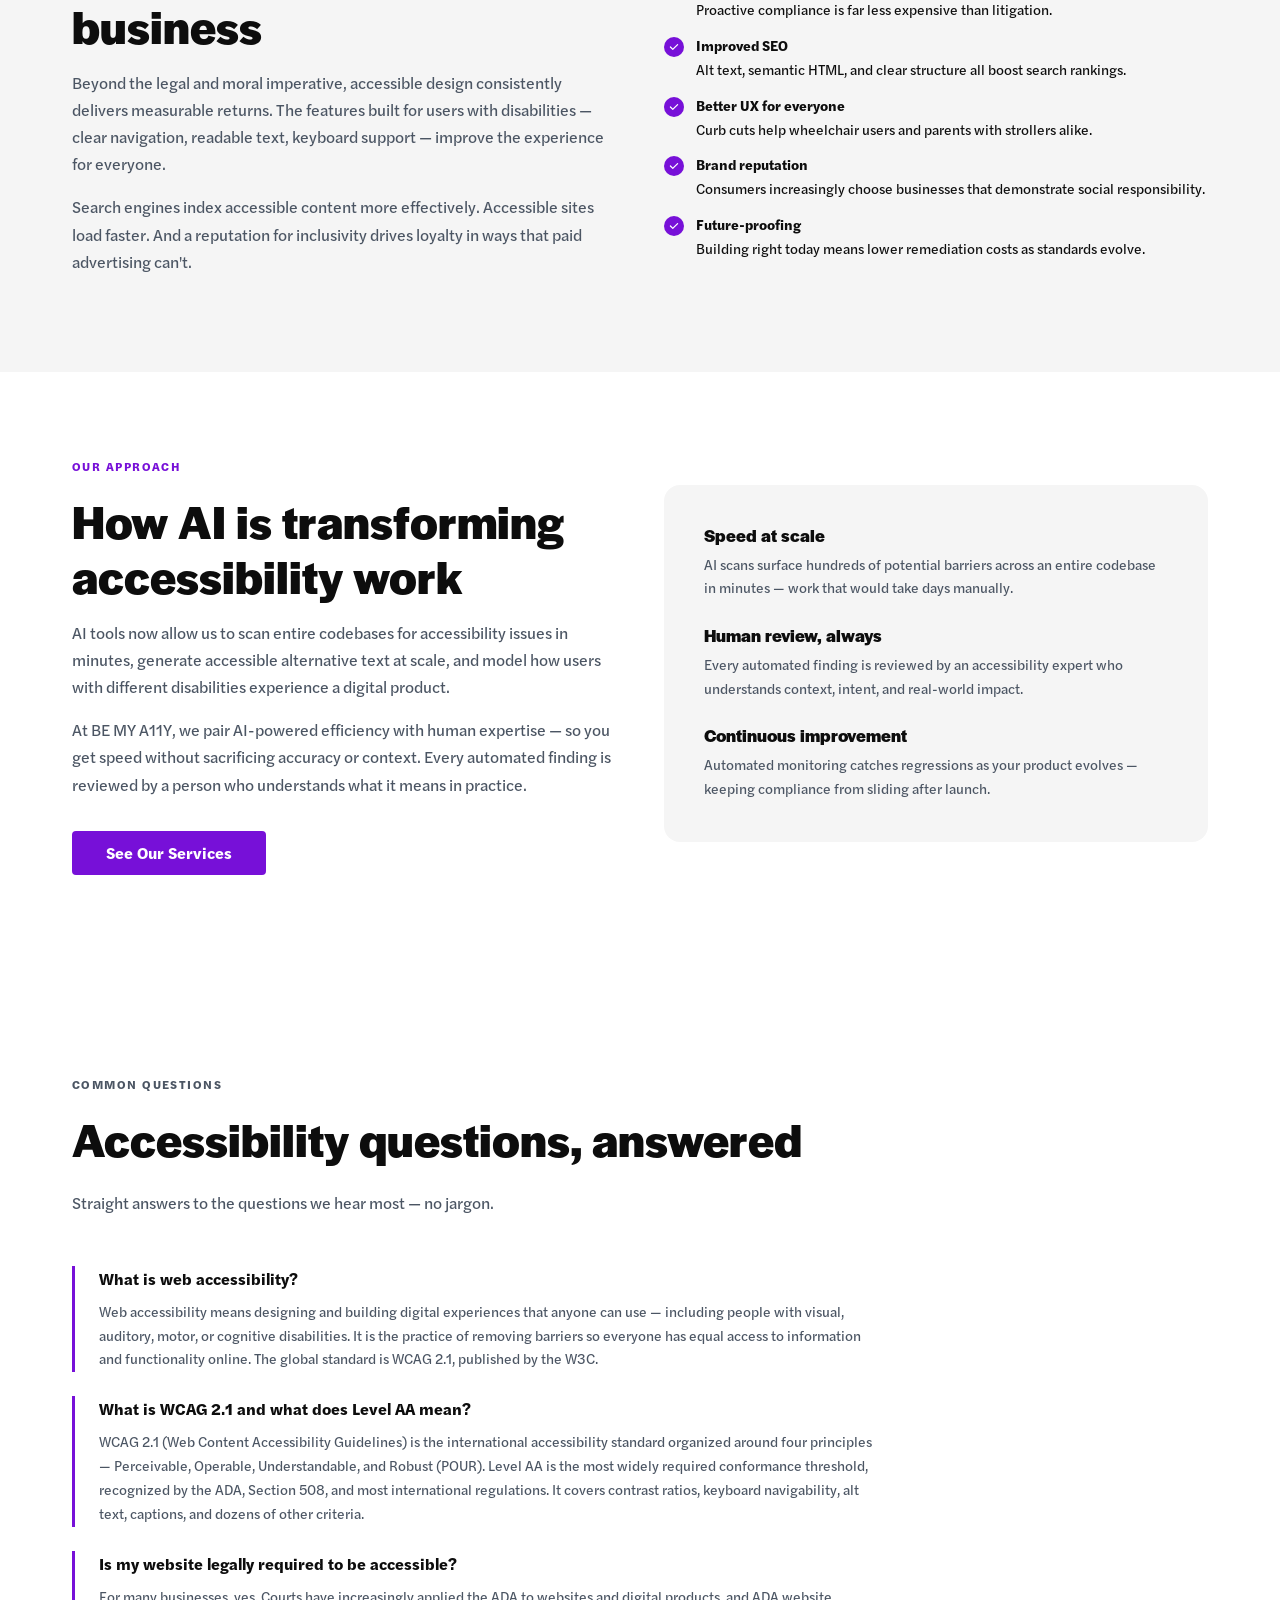
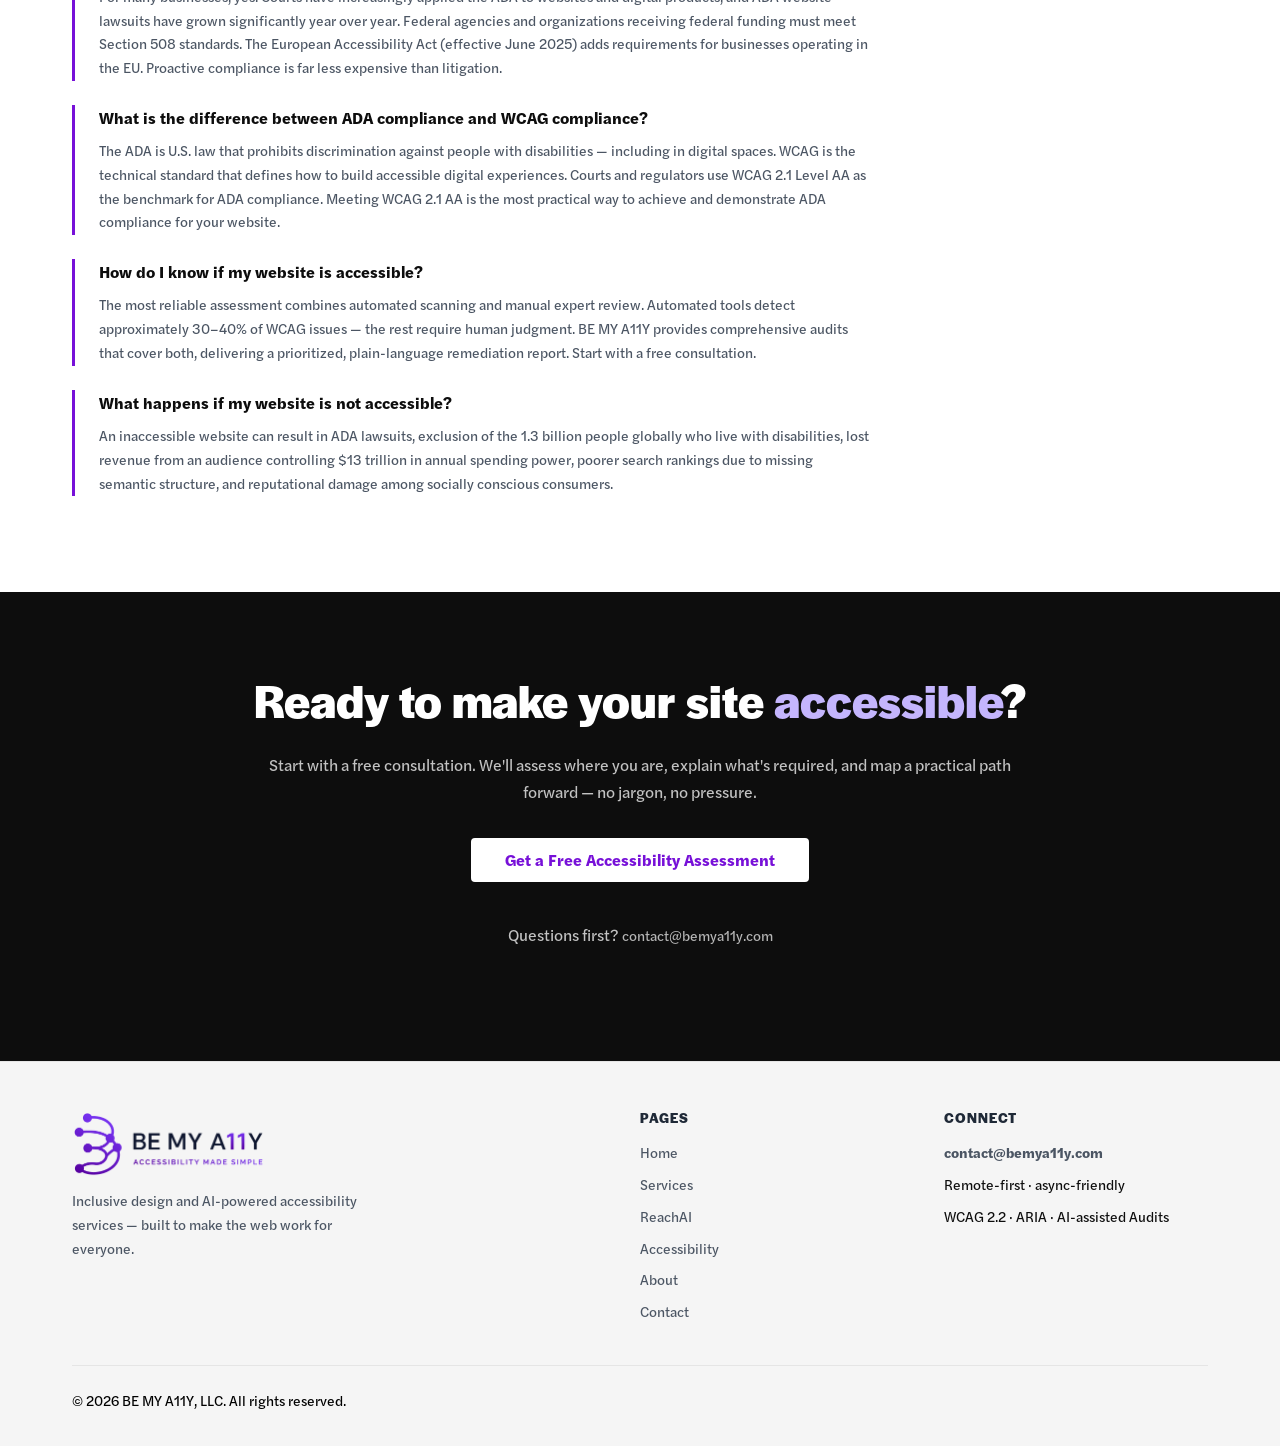
<file: accessibility.html>
﻿<!DOCTYPE html>
<html lang="en">
<head>
  <meta charset="UTF-8">
  <meta name="viewport" content="width=device-width, initial-scale=1.0">
  <title>What Is Web Accessibility? WCAG, ADA &amp; Section 508 Explained | BE MY A11Y</title>
  <meta name="description" content="Learn what web accessibility means, why it matters legally and commercially, and how to meet WCAG 2.1, ADA, and Section 508 standards for your website or app.">

  <link rel="canonical" href="https://bemya11y.com/accessibility">

  <meta property="og:title" content="What Is Web Accessibility? WCAG, ADA &amp; Section 508 Explained">
  <meta property="og:description" content="Accessibility isn't optional — it's opportunity. Learn WCAG, ADA, and Section 508 requirements and why they matter for your business.">
  <meta property="og:type" content="website">
  <meta property="og:url" content="https://bemya11y.com/accessibility">
  <meta property="og:image" content="https://bemya11y.com/images/logo.png">

  <meta name="twitter:card" content="summary">
  <meta name="twitter:title" content="What Is Web Accessibility? WCAG, ADA &amp; Section 508 Explained">
  <meta name="twitter:description" content="Learn WCAG, ADA, and Section 508 requirements and why web accessibility matters for your business.">
  <meta name="twitter:image" content="https://bemya11y.com/images/logo.png">

  <link rel="icon" type="image/x-icon" href="/favicon.ico">


  <link rel="stylesheet" href="/css/styles.css?v=11">

  <!-- Google tag (gtag.js) -->
  <script async src="https://www.googletagmanager.com/gtag/js?id=G-FMQ2NKZQML"></script>
  <script>
    window.dataLayer = window.dataLayer || [];
    function gtag(){dataLayer.push(arguments);}
    gtag('js', new Date());
    gtag('config', 'G-FMQ2NKZQML');
  </script>

  <script type="application/ld+json">
  {
    "@context": "https://schema.org",
    "@type": "FAQPage",
    "mainEntity": [
      {
        "@type": "Question",
        "name": "What is web accessibility?",
        "acceptedAnswer": {
          "@type": "Answer",
          "text": "Web accessibility means designing and building digital experiences that anyone can use — including people with visual, auditory, motor, or cognitive disabilities. It is the practice of removing barriers so that everyone has equal access to information and functionality online. The global standard is WCAG 2.1 (Web Content Accessibility Guidelines), published by the W3C."
        }
      },
      {
        "@type": "Question",
        "name": "What is WCAG 2.1 and what does Level AA mean?",
        "acceptedAnswer": {
          "@type": "Answer",
          "text": "WCAG 2.1 (Web Content Accessibility Guidelines version 2.1) is the international standard for web accessibility, published by the W3C. It organizes requirements around four principles — Perceivable, Operable, Understandable, and Robust (POUR). Level AA is the most widely required conformance threshold, recognized by the ADA, Section 508, and most international regulations. It covers contrast ratios, keyboard navigability, alt text, captions, and dozens of other criteria."
        }
      },
      {
        "@type": "Question",
        "name": "Is my website legally required to be accessible?",
        "acceptedAnswer": {
          "@type": "Answer",
          "text": "For many businesses, yes. Courts have increasingly applied the Americans with Disabilities Act (ADA) to websites and digital products. ADA website lawsuits have grown significantly year over year. Federal agencies and organizations receiving federal funding are required by Section 508 to meet accessibility standards. The European Accessibility Act (effective June 2025) adds requirements for businesses operating in the EU. Even where not strictly mandated, proactive compliance is far less expensive than litigation."
        }
      },
      {
        "@type": "Question",
        "name": "What is Section 508 compliance?",
        "acceptedAnswer": {
          "@type": "Answer",
          "text": "Section 508 of the Rehabilitation Act requires federal agencies and organizations that receive federal funding to make their electronic and information technology accessible to people with disabilities. If your organization works with or receives money from the federal government, Section 508 compliance is a legal requirement. The standard aligns closely with WCAG 2.1 Level AA."
        }
      },
      {
        "@type": "Question",
        "name": "How do I know if my website is accessible?",
        "acceptedAnswer": {
          "@type": "Answer",
          "text": "The most reliable assessment combines automated scanning and manual expert review. Automated tools alone detect approximately 30–40% of WCAG issues — the rest require human judgment. BE MY A11Y provides comprehensive accessibility audits that cover both, delivering a prioritized, plain-language remediation report. You can start with a free consultation at bemya11y.com/contact."
        }
      },
      {
        "@type": "Question",
        "name": "What happens if my website is not accessible?",
        "acceptedAnswer": {
          "@type": "Answer",
          "text": "An inaccessible website can result in ADA lawsuits and legal settlements, exclusion of the 1.3 billion people globally who live with disabilities, lost revenue from an audience controlling $13 trillion in annual spending power, poorer search engine rankings due to missing semantic structure, and reputational damage among socially conscious consumers and partners."
        }
      },
      {
        "@type": "Question",
        "name": "What is the difference between ADA compliance and WCAG compliance?",
        "acceptedAnswer": {
          "@type": "Answer",
          "text": "The ADA (Americans with Disabilities Act) is U.S. law that prohibits discrimination against people with disabilities — including in digital spaces. WCAG (Web Content Accessibility Guidelines) is the technical standard that defines how to build accessible digital experiences. Courts and regulators generally use WCAG 2.1 Level AA as the benchmark for ADA compliance. Meeting WCAG 2.1 AA is the most practical way to achieve and demonstrate ADA compliance for your website."
        }
      }
    ]
  }
  </script>
</head>
<body>

  <a href="#main-content" class="skip-link">Skip to main content</a>
  <div id="live-region" role="status" aria-live="polite" aria-atomic="true"></div>

  <!-- ── Header ──────────────────────────────────────────── -->
  <header class="site-header" role="banner"></header>

  <!-- ── Main ─────────────────────────────────────────────── -->
  <main id="main-content">

    <!-- Hero -->
    <section class="hero" aria-labelledby="hero-heading">
      <div class="container">
        <p class="section-label">Web Accessibility Explained</p>
        <h1 id="hero-heading">Accessibility isn't optional.<br><em>It's opportunity.</em></h1>
        <p class="lead">
          Over a billion people worldwide live with some form of disability. When your website
          isn't accessible, you're not just excluding users — you're leaving revenue, reach,
          and reputation on the table.
        </p>
        <div class="btn-group">
          <a href="contact" class="btn btn-white">Talk to an Accessibility Expert</a>
        </div>
      </div>
    </section>

    <!-- What Is It -->
    <section class="section" aria-labelledby="basics-heading">
      <div class="container">
        <div class="two-col">
          <div>
            <p class="section-label">The Basics</p>
            <h2 id="basics-heading">What is web accessibility?</h2>
          </div>
          <div>
            <p>
              Web accessibility means designing and building digital experiences that anyone
              can use — including people with visual, auditory, motor, or cognitive disabilities.
              It's the practice of removing barriers so that everyone has equal access to
              information and functionality online.
            </p>
            <p style="margin-top: var(--space-4);">
              The global standard for web accessibility is the
              <strong>Web Content Accessibility Guidelines (WCAG)</strong> — a set of technical
              criteria organized around four principles: content must be Perceivable, Operable,
              Understandable, and Robust. WCAG 2.1 Level AA is the benchmark recognized by
              the ADA, Section 508, and most international regulations.
            </p>
            <p style="margin-top: var(--space-4);">
              In plain terms: accessible websites work with screen readers, keyboard
              navigation, captions, and high-contrast displays — and they're easier for
              everyone to use as a result.
            </p>
          </div>
        </div>

        <!-- Disability Types -->
        <div class="disability-grid" style="margin-top: var(--space-12);">
          <article class="disability-card">
            <h3>Visual Disabilities</h3>
            <p>Blindness, low vision, and color blindness — addressed through alt text, contrast ratios, and screen reader compatibility.</p>
          </article>
          <article class="disability-card">
            <h3>Auditory Disabilities</h3>
            <p>Deafness and hearing loss — addressed through captions, transcripts, and visual alternatives to audio content.</p>
          </article>
          <article class="disability-card">
            <h3>Motor Disabilities</h3>
            <p>Limited mobility and motor control — addressed through full keyboard navigability and large, easy-to-activate targets.</p>
          </article>
          <article class="disability-card">
            <h3>Cognitive Disabilities</h3>
            <p>Dyslexia, ADHD, and cognitive differences — addressed through clear language, predictable layouts, and reduced motion.</p>
          </article>
        </div>
      </div>
    </section>

    <!-- Stats -->
    <section class="section section-alt" aria-labelledby="numbers-heading">
      <div class="container">
        <div class="section-header">
          <p class="section-label">By the Numbers</p>
          <h2 id="numbers-heading">The scale of the opportunity</h2>
          <p>These aren't edge cases. This is a significant, underserved audience actively
          seeking the products and services you provide.</p>
        </div>

        <div class="stats-grid">
          <div>
            <span class="stat-number">1.3B</span>
            <span class="stat-label">People globally live with a significant disability — roughly 1 in 6 of the world's population.</span>
          </div>
          <div>
            <span class="stat-number">$13T</span>
            <span class="stat-label">Annual disposable income controlled by people with disabilities and their immediate circles of influence.</span>
          </div>
          <div>
            <span class="stat-number" aria-label="Over 70 percent">70%+</span>
            <span class="stat-label">Of users with disabilities will leave a website immediately if it's too difficult to use.</span>
          </div>
          <div>
            <span class="stat-number" aria-label="97 percent">97%</span>
            <span class="stat-label">Of the top one million websites have detectable WCAG failures — the gap is enormous, and so is the competitive advantage.</span>
          </div>
        </div>
      </div>
    </section>

    <!-- Legal -->
    <section class="section" aria-labelledby="legal-heading">
      <div class="container">
        <div class="section-header">
          <p class="section-label">Legal Landscape</p>
          <h2 id="legal-heading">The standards that govern digital access</h2>
          <p>
            Accessibility is not just a best practice — in many contexts it's a legal
            requirement. Here are the key frameworks we work with.
          </p>
        </div>

        <div class="law-list">
          <article class="law-item">
            <p class="law-scope">Global Standard</p>
            <h3>WCAG 2.1 (Web Content Accessibility Guidelines)</h3>
            <p>Published by the W3C, WCAG is the international benchmark for web
            accessibility. Level AA conformance is the most widely required threshold
            and the one we target in all our work.</p>
          </article>

          <article class="law-item">
            <p class="law-scope">United States</p>
            <h3>Americans with Disabilities Act (ADA)</h3>
            <p>Courts have increasingly applied the ADA — originally written for physical
            spaces — to websites and digital products. ADA website lawsuits have grown
            significantly year over year. Compliance is protection.</p>
          </article>

          <article class="law-item">
            <p class="law-scope">Federal &amp; Government</p>
            <h3>Section 508 of the Rehabilitation Act</h3>
            <p>Federal agencies and organizations that receive federal funding are required
            by law to make their electronic and information technology accessible to
            people with disabilities.</p>
          </article>

          <article class="law-item">
            <p class="law-scope">European Union</p>
            <h3>European Accessibility Act (EAA)</h3>
            <p>Effective June 2025, the EAA requires businesses operating in the EU to meet
            accessibility standards for key digital products and services. Global businesses
            need to act now.</p>
          </article>
        </div>
      </div>
    </section>

    <!-- Business Case -->
    <section class="section section-alt" aria-labelledby="business-heading">
      <div class="container">
        <div class="two-col">
          <div>
            <p class="section-label">The Business Case</p>
            <h2 id="business-heading">Inclusive design is good business</h2>
            <p style="margin-top: var(--space-4); color: var(--color-gray-600);">
              Beyond the legal and moral imperative, accessible design consistently delivers
              measurable returns. The features built for users with disabilities — clear
              navigation, readable text, keyboard support — improve the experience for everyone.
            </p>
            <p style="margin-top: var(--space-4); color: var(--color-gray-600);">
              Search engines index accessible content more effectively. Accessible sites load
              faster. And a reputation for inclusivity drives loyalty in ways that paid
              advertising can't.
            </p>
          </div>
          <div>
            <ul class="benefits-list" aria-label="Benefits of accessible design">
              <li class="benefit-item">
                <div>
                  <strong>Expanded market reach</strong>
                  Tap into an audience of 1.3 billion people who need what you offer.
                </div>
              </li>
              <li class="benefit-item">
                <div>
                  <strong>Reduced legal risk</strong>
                  Proactive compliance is far less expensive than litigation.
                </div>
              </li>
              <li class="benefit-item">
                <div>
                  <strong>Improved SEO</strong>
                  Alt text, semantic HTML, and clear structure all boost search rankings.
                </div>
              </li>
              <li class="benefit-item">
                <div>
                  <strong>Better UX for everyone</strong>
                  Curb cuts help wheelchair users and parents with strollers alike.
                </div>
              </li>
              <li class="benefit-item">
                <div>
                  <strong>Brand reputation</strong>
                  Consumers increasingly choose businesses that demonstrate social responsibility.
                </div>
              </li>
              <li class="benefit-item">
                <div>
                  <strong>Future-proofing</strong>
                  Building right today means lower remediation costs as standards evolve.
                </div>
              </li>
            </ul>
          </div>
        </div>
      </div>
    </section>

    <!-- AI Approach -->
    <section class="section" aria-labelledby="approach-heading">
      <div class="container">
        <div class="two-col">
          <div>
            <p class="section-label">Our Approach</p>
            <h2 id="approach-heading">How AI is transforming accessibility work</h2>
            <p style="margin-top: var(--space-4); color: var(--color-gray-600);">
              AI tools now allow us to scan entire codebases for accessibility issues in minutes,
              generate accessible alternative text at scale, and model how users with different
              disabilities experience a digital product.
            </p>
            <p style="margin-top: var(--space-4); color: var(--color-gray-600);">
              At BE MY A11Y, we pair AI-powered efficiency with human expertise — so you get
              speed without sacrificing accuracy or context. Every automated finding is reviewed
              by a person who understands what it means in practice.
            </p>
            <div style="margin-top: var(--space-8);">
              <a href="services" class="btn btn-primary">See Our Services</a>
            </div>
          </div>
          <div style="background: var(--color-gray-100); border-radius: var(--radius-xl); padding: var(--space-10); display: grid; gap: var(--space-6);">
            <div>
              <h3 style="font-size: var(--text-lg); margin-bottom: var(--space-2);">Speed at scale</h3>
              <p style="font-size: var(--text-sm); color: var(--color-gray-600);">AI scans surface hundreds of potential barriers across an entire codebase in minutes — work that would take days manually.</p>
            </div>
            <div>
              <h3 style="font-size: var(--text-lg); margin-bottom: var(--space-2);">Human review, always</h3>
              <p style="font-size: var(--text-sm); color: var(--color-gray-600);">Every automated finding is reviewed by an accessibility expert who understands context, intent, and real-world impact.</p>
            </div>
            <div>
              <h3 style="font-size: var(--text-lg); margin-bottom: var(--space-2);">Continuous improvement</h3>
              <p style="font-size: var(--text-sm); color: var(--color-gray-600);">Automated monitoring catches regressions as your product evolves — keeping compliance from sliding after launch.</p>
            </div>
          </div>
        </div>
      </div>
    </section>

    <!-- FAQ -->
    <section class="section" aria-labelledby="faq-heading">
      <div class="container">
        <div class="section-header">
          <p class="section-label">Common Questions</p>
          <h2 id="faq-heading">Accessibility questions, answered</h2>
          <p>Straight answers to the questions we hear most — no jargon.</p>
        </div>

        <dl class="faq-list">
          <div class="faq-item">
            <dt class="faq-question">What is web accessibility?</dt>
            <dd class="faq-answer">Web accessibility means designing and building digital experiences that anyone can use — including people with visual, auditory, motor, or cognitive disabilities. It is the practice of removing barriers so everyone has equal access to information and functionality online. The global standard is WCAG 2.1, published by the W3C.</dd>
          </div>
          <div class="faq-item">
            <dt class="faq-question">What is WCAG 2.1 and what does Level AA mean?</dt>
            <dd class="faq-answer">WCAG 2.1 (Web Content Accessibility Guidelines) is the international accessibility standard organized around four principles — Perceivable, Operable, Understandable, and Robust (POUR). Level AA is the most widely required conformance threshold, recognized by the ADA, Section 508, and most international regulations. It covers contrast ratios, keyboard navigability, alt text, captions, and dozens of other criteria.</dd>
          </div>
          <div class="faq-item">
            <dt class="faq-question">Is my website legally required to be accessible?</dt>
            <dd class="faq-answer">For many businesses, yes. Courts have increasingly applied the ADA to websites and digital products, and ADA website lawsuits have grown significantly year over year. Federal agencies and organizations receiving federal funding must meet Section 508 standards. The European Accessibility Act (effective June 2025) adds requirements for businesses operating in the EU. Proactive compliance is far less expensive than litigation.</dd>
          </div>
          <div class="faq-item">
            <dt class="faq-question">What is the difference between ADA compliance and WCAG compliance?</dt>
            <dd class="faq-answer">The ADA is U.S. law that prohibits discrimination against people with disabilities — including in digital spaces. WCAG is the technical standard that defines how to build accessible digital experiences. Courts and regulators use WCAG 2.1 Level AA as the benchmark for ADA compliance. Meeting WCAG 2.1 AA is the most practical way to achieve and demonstrate ADA compliance for your website.</dd>
          </div>
          <div class="faq-item">
            <dt class="faq-question">How do I know if my website is accessible?</dt>
            <dd class="faq-answer">The most reliable assessment combines automated scanning and manual expert review. Automated tools detect approximately 30–40% of WCAG issues — the rest require human judgment. BE MY A11Y provides comprehensive audits that cover both, delivering a prioritized, plain-language remediation report. Start with a free consultation.</dd>
          </div>
          <div class="faq-item">
            <dt class="faq-question">What happens if my website is not accessible?</dt>
            <dd class="faq-answer">An inaccessible website can result in ADA lawsuits, exclusion of the 1.3 billion people globally who live with disabilities, lost revenue from an audience controlling $13 trillion in annual spending power, poorer search rankings due to missing semantic structure, and reputational damage among socially conscious consumers.</dd>
          </div>
        </dl>
      </div>
    </section>

    <!-- CTA -->
    <section class="cta-band" aria-labelledby="cta-heading">
      <div class="container">
        <h2 id="cta-heading">Ready to make your site <em>accessible</em>?</h2>
        <p>
          Start with a free consultation. We'll assess where you are, explain what's required,
          and map a practical path forward — no jargon, no pressure.
        </p>
        <div class="btn-group">
          <a href="contact" class="btn btn-white">Get a Free Accessibility Assessment</a>
        </div>
        <p>
          Questions first?
          <a href="mailto:contact@bemya11y.com" class="email-link">contact@bemya11y.com</a>
        </p>
      </div>
    </section>

  </main>

  <!-- ── Footer ─────────────────────────────────────────── -->
  <footer class="site-footer" role="contentinfo"></footer>

  <!-- AI Chat Widget -->
  <link rel="stylesheet" href="https://wysiwyg-ai-chat.onrender.com/wysiwyg-ai-chat.css">
  <div
    data-wysiwyg-ai-chat
    data-client-id="reachai-demo"
    data-api-base="https://wysiwyg-ai-chat.onrender.com"
    data-title="BE MY A11Y Chat"
    data-placeholder="Ask what you are looking for..."
  ></div>
  <script src="https://wysiwyg-ai-chat.onrender.com/v1/widget.js"></script>
  <script src="https://wysiwyg-ai-chat.onrender.com/wysiwyg-ai-chat.js"></script>

  <script src="/js/site.js?v=8"></script>
</body>
</html>
</file>
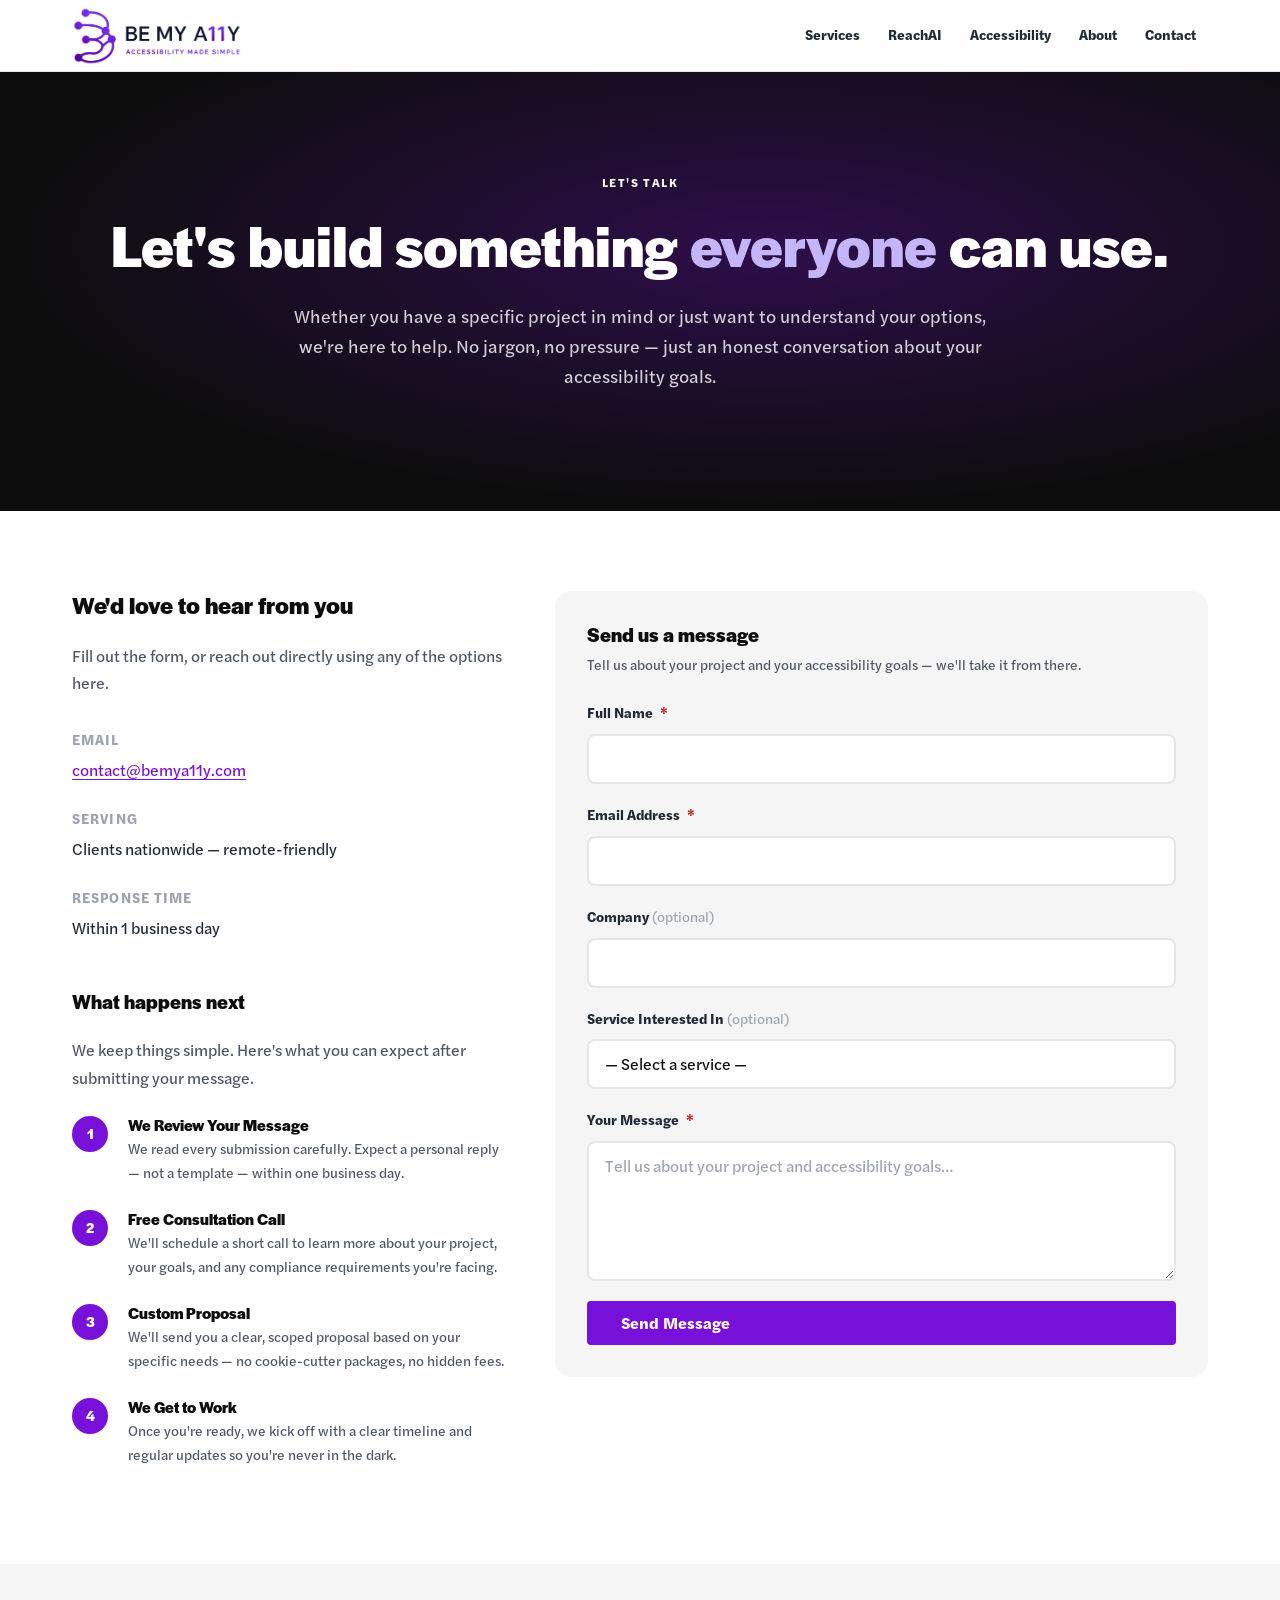
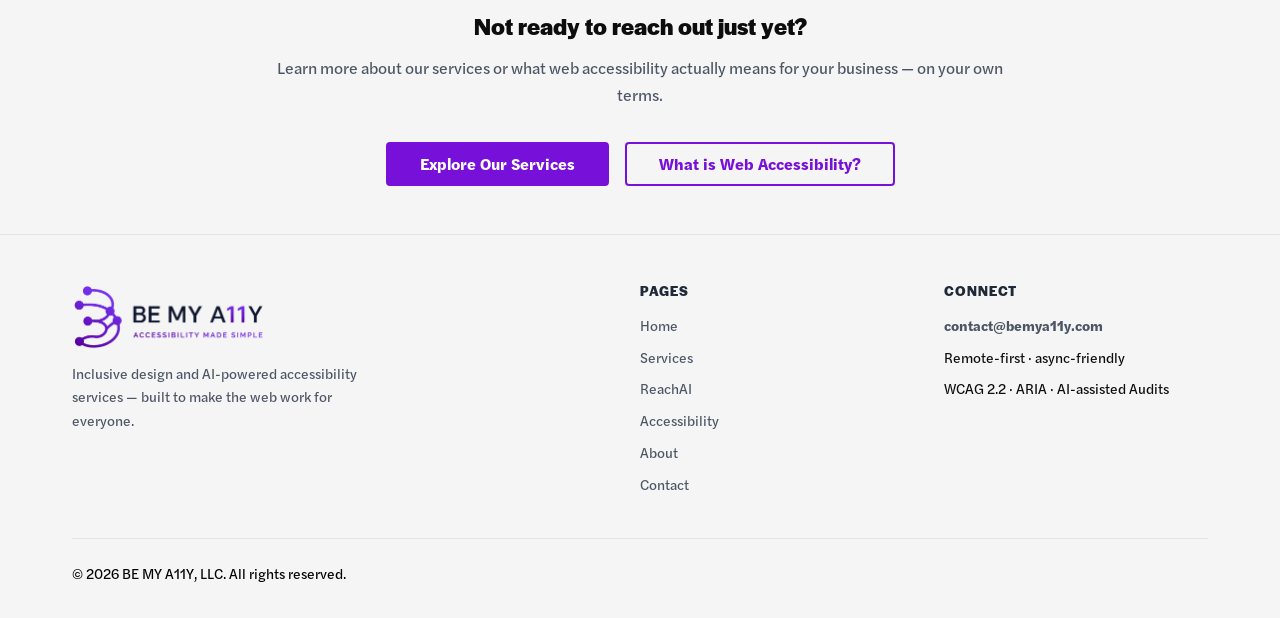
<file: contact.html>
﻿<!DOCTYPE html>
<html lang="en">
<head>
  <meta charset="UTF-8">
  <meta name="viewport" content="width=device-width, initial-scale=1.0">
  <title>Contact BE MY A11Y — Free Accessibility Consultation</title>
  <meta name="description" content="Get in touch with BE MY A11Y for a free accessibility consultation. We respond within one business day and serve clients nationwide.">

  <link rel="canonical" href="https://bemya11y.com/contact">

  <meta property="og:title" content="Contact BE MY A11Y — Free Accessibility Consultation">
  <meta property="og:description" content="Let's build something everyone can use. Get a free consultation — we respond within one business day.">
  <meta property="og:type" content="website">
  <meta property="og:url" content="https://bemya11y.com/contact">
  <meta property="og:image" content="https://bemya11y.com/images/logo.png">

  <meta name="twitter:card" content="summary">
  <meta name="twitter:title" content="Contact BE MY A11Y — Free Accessibility Consultation">
  <meta name="twitter:description" content="Let's build something everyone can use. Free consultation available — we respond within one business day.">
  <meta name="twitter:image" content="https://bemya11y.com/images/logo.png">

  <link rel="icon" type="image/x-icon" href="/favicon.ico">


  <link rel="stylesheet" href="/css/styles.css?v=11">

  <!-- Google tag (gtag.js) -->
  <script async src="https://www.googletagmanager.com/gtag/js?id=G-FMQ2NKZQML"></script>
  <script>
    window.dataLayer = window.dataLayer || [];
    function gtag(){dataLayer.push(arguments);}
    gtag('js', new Date());
    gtag('config', 'G-FMQ2NKZQML');
  </script>
</head>
<body>

  <a href="#main-content" class="skip-link">Skip to main content</a>
  <div id="live-region" role="status" aria-live="polite" aria-atomic="true"></div>

  <!-- ── Header ──────────────────────────────────────────── -->
  <header class="site-header" role="banner"></header>

  <!-- ── Main ─────────────────────────────────────────────── -->
  <main id="main-content">

    <!-- Hero -->
    <section class="hero" aria-labelledby="hero-heading">
      <div class="container">
        <p class="section-label">Let's Talk</p>
        <h1 id="hero-heading">Let's build something <em>everyone</em> can use.</h1>
        <p class="lead">
          Whether you have a specific project in mind or just want to understand your options,
          we're here to help. No jargon, no pressure — just an honest conversation about
          your accessibility goals.
        </p>
      </div>
    </section>

    <!-- Contact Form + Info -->
    <section class="section" aria-labelledby="contact-heading">
      <div class="container">
        <h2 id="contact-heading" class="sr-only">Get in touch</h2>
        <div class="contact-grid">

          <!-- Contact Info -->
          <div>
            <h3 style="font-size: var(--text-2xl); margin-bottom: var(--space-6);">We'd love to hear from you</h3>
            <p style="color: var(--color-gray-600); margin-bottom: var(--space-8);">
              Fill out the form, or reach out directly using any of the options here.
            </p>

            <dl class="contact-info">
              <div class="contact-item">
                <dt>Email</dt>
                <dd><a href="mailto:contact@bemya11y.com">contact@bemya11y.com</a></dd>
              </div>
              <div class="contact-item">
                <dt>Serving</dt>
                <dd>Clients nationwide — remote-friendly</dd>
              </div>
              <div class="contact-item">
                <dt>Response Time</dt>
                <dd>Within 1 business day</dd>
              </div>
            </dl>

            <!-- What Happens Next -->
            <div style="margin-top: var(--space-12);">
              <h3 style="font-size: var(--text-xl); margin-bottom: var(--space-6);">What happens next</h3>
              <p style="color: var(--color-gray-600); margin-bottom: var(--space-6);">We keep things simple. Here's what you can expect after submitting your message.</p>

              <ol class="process-steps" aria-label="After you reach out">
                <li class="process-step">
                  <div>
                    <h4>We Review Your Message</h4>
                    <p>We read every submission carefully. Expect a personal reply — not a template — within one business day.</p>
                  </div>
                </li>
                <li class="process-step">
                  <div>
                    <h4>Free Consultation Call</h4>
                    <p>We'll schedule a short call to learn more about your project, your goals, and any compliance requirements you're facing.</p>
                  </div>
                </li>
                <li class="process-step">
                  <div>
                    <h4>Custom Proposal</h4>
                    <p>We'll send you a clear, scoped proposal based on your specific needs — no cookie-cutter packages, no hidden fees.</p>
                  </div>
                </li>
                <li class="process-step">
                  <div>
                    <h4>We Get to Work</h4>
                    <p>Once you're ready, we kick off with a clear timeline and regular updates so you're never in the dark.</p>
                  </div>
                </li>
              </ol>
            </div>
          </div>

          <!-- Form -->
          <div>
            <div style="background: var(--color-gray-100); border-radius: var(--radius-xl); padding: var(--space-8);">
              <h3 style="font-size: var(--text-xl); margin-bottom: var(--space-2);">Send us a message</h3>
              <p style="color: var(--color-gray-600); font-size: var(--text-sm); margin-bottom: var(--space-6);">
                Tell us about your project and your accessibility goals — we'll take it from there.
              </p>

              <form
                id="contact-form"
                novalidate
                aria-label="Contact form"
              >
                <!-- Name -->
                <div class="form-group">
                  <label class="form-label" for="name">
                    Full Name
                    <span class="required-mark" aria-hidden="true">*</span>
                  </label>
                  <input
                    class="form-control"
                    type="text"
                    id="name"
                    name="name"
                    autocomplete="name"
                    required
                    aria-required="true"
                    aria-describedby="name-error"
                    data-error-required="Please enter your name."
                  >
                  <span id="name-error" class="form-error" role="alert"></span>
                </div>

                <!-- Email -->
                <div class="form-group">
                  <label class="form-label" for="email">
                    Email Address
                    <span class="required-mark" aria-hidden="true">*</span>
                  </label>
                  <input
                    class="form-control"
                    type="email"
                    id="email"
                    name="email"
                    autocomplete="email"
                    required
                    aria-required="true"
                    aria-describedby="email-error"
                    data-error-required="Please enter your email address."
                  >
                  <span id="email-error" class="form-error" role="alert"></span>
                </div>

                <!-- Company (optional) -->
                <div class="form-group">
                  <label class="form-label" for="company">
                    Company <span style="font-weight: 400; color: var(--color-gray-400);">(optional)</span>
                  </label>
                  <input
                    class="form-control"
                    type="text"
                    id="company"
                    name="company"
                    autocomplete="organization"
                  >
                </div>

                <!-- Service (optional) -->
                <div class="form-group">
                  <label class="form-label" for="service">
                    Service Interested In <span style="font-weight: 400; color: var(--color-gray-400);">(optional)</span>
                  </label>
                  <select class="form-control" id="service" name="service">
                    <option value="">— Select a service —</option>
                    <option value="web-design">Web Design &amp; Revamp</option>
                    <option value="audit">Accessibility Audit</option>
                    <option value="monitoring">Software Monitoring</option>
                    <option value="ai-scan">AI-Assisted Scanning</option>
                    <option value="unsure">Not sure yet</option>
                  </select>
                </div>

                <!-- Message -->
                <div class="form-group">
                  <label class="form-label" for="message">
                    Your Message
                    <span class="required-mark" aria-hidden="true">*</span>
                  </label>
                  <textarea
                    class="form-control"
                    id="message"
                    name="message"
                    rows="5"
                    required
                    aria-required="true"
                    aria-describedby="message-error"
                    data-error-required="Please tell us a little about your project."
                    placeholder="Tell us about your project and accessibility goals…"
                  ></textarea>
                  <span id="message-error" class="form-error" role="alert"></span>
                </div>

                <button type="submit" class="btn btn-primary" style="width: 100%;">
                  Send Message
                </button>

                <div id="form-success" class="form-success" role="alert" tabindex="-1">
                  ✓ Message sent! We'll be in touch within one business day.
                </div>

              </form>
            </div>
          </div>

        </div>
      </div>
    </section>

    <!-- Not Ready -->
    <section class="section section-alt section-sm" aria-labelledby="not-ready-heading">
      <div class="container" style="text-align: center;">
        <h2 id="not-ready-heading" style="font-size: var(--text-2xl); margin-bottom: var(--space-4);">Not ready to reach out just yet?</h2>
        <p style="color: var(--color-gray-600); margin-inline: auto; margin-bottom: var(--space-8);">
          Learn more about our services or what web accessibility actually means for your
          business — on your own terms.
        </p>
        <div class="btn-group" style="justify-content: center;">
          <a href="services" class="btn btn-primary">Explore Our Services</a>
          <a href="accessibility" class="btn btn-outline">What is Web Accessibility?</a>
        </div>
      </div>
    </section>

  </main>

  <!-- ── Footer ─────────────────────────────────────────── -->
  <footer class="site-footer" role="contentinfo"></footer>

  <!-- AI Chat Widget -->
  <link rel="stylesheet" href="https://wysiwyg-ai-chat.onrender.com/wysiwyg-ai-chat.css">
  <div
    data-wysiwyg-ai-chat
    data-client-id="reachai-demo"
    data-api-base="https://wysiwyg-ai-chat.onrender.com"
    data-title="BE MY A11Y Chat"
    data-placeholder="Ask what you are looking for..."
  ></div>
  <script src="https://wysiwyg-ai-chat.onrender.com/v1/widget.js"></script>
  <script src="https://wysiwyg-ai-chat.onrender.com/wysiwyg-ai-chat.js"></script>

  <script src="/js/site.js?v=8"></script>
</body>
</html>
</file>
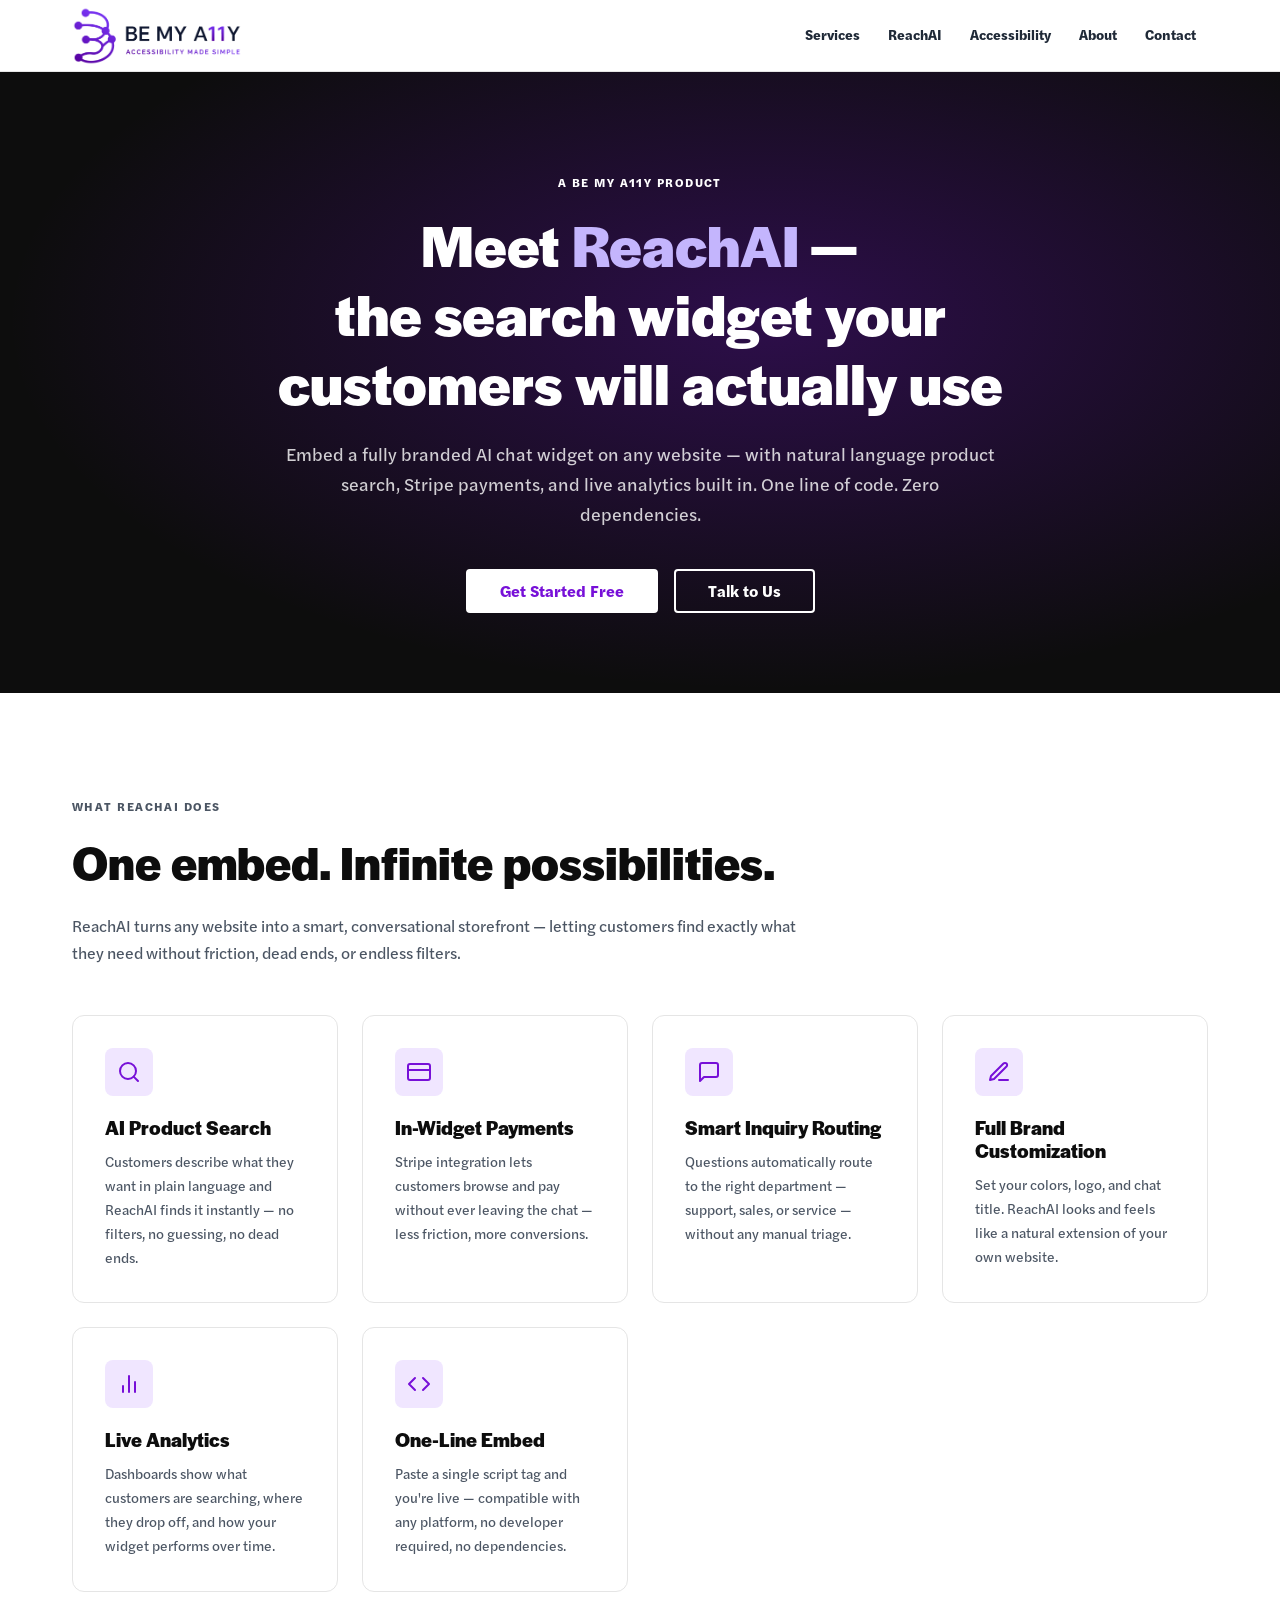
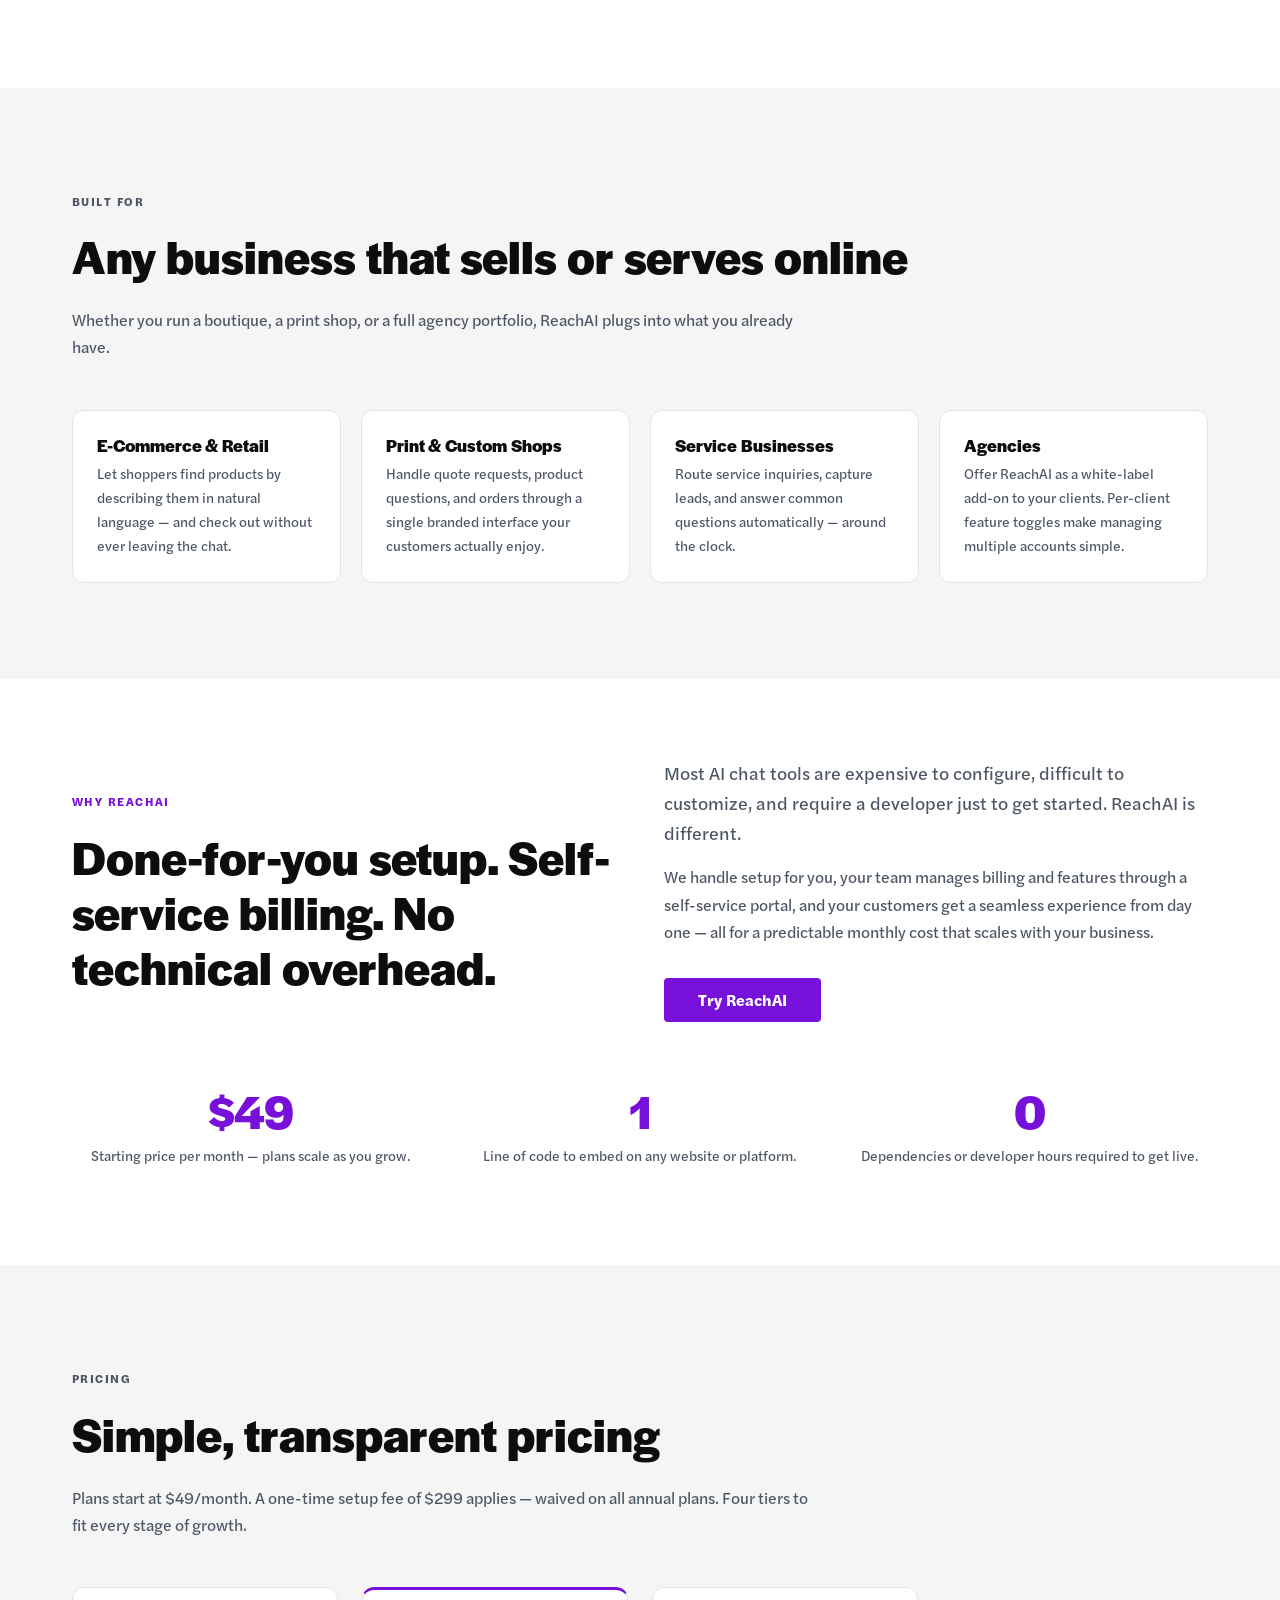
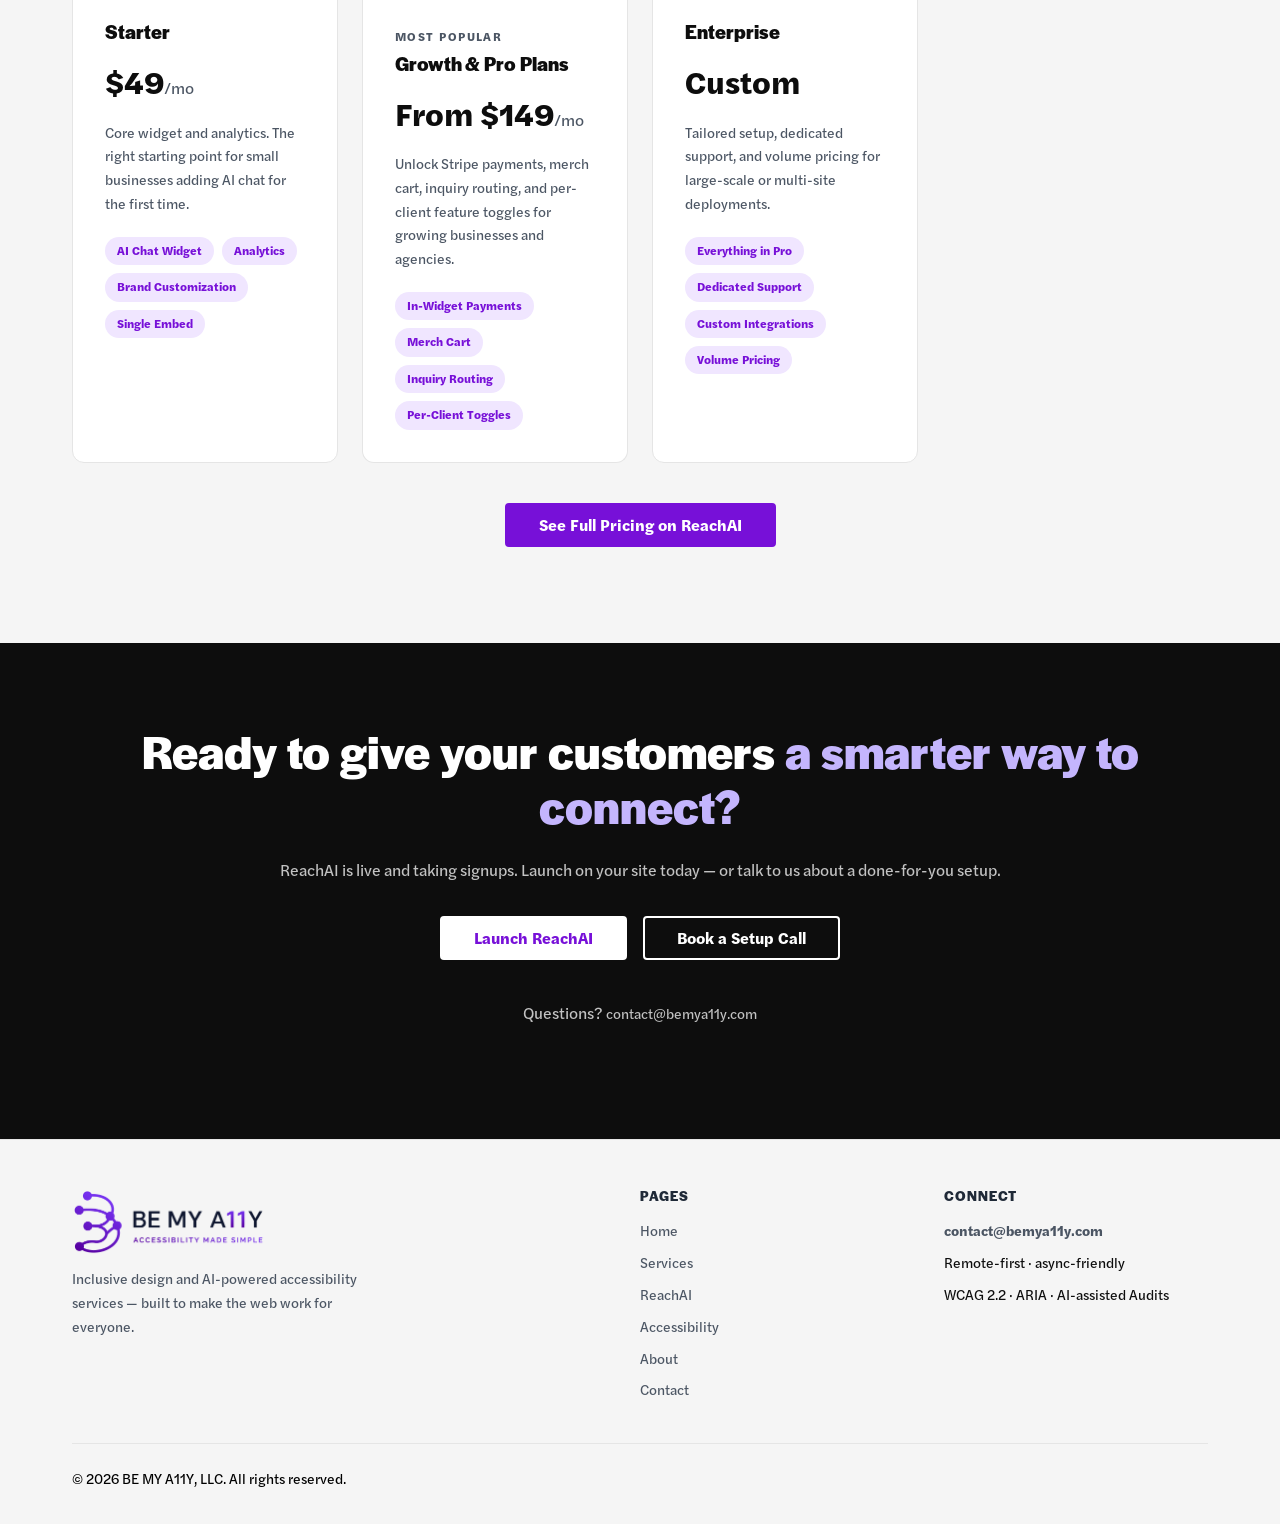
<file: reachai.html>
<!DOCTYPE html>
<html lang="en">
<head>
  <meta charset="UTF-8">
  <meta name="viewport" content="width=device-width, initial-scale=1.0">
  <title>ReachAI — AI Chat Widget for Any Website | BE MY A11Y</title>
  <meta name="description" content="ReachAI is an AI-powered chat widget built by BE MY A11Y. Embed branded AI chat with natural language product search, Stripe payments, and analytics on any website — no coding required.">

  <link rel="canonical" href="https://bemya11y.com/reachai">

  <meta property="og:title" content="ReachAI — AI Chat Widget for Any Website">
  <meta property="og:description" content="Embed a fully branded AI chat widget with product search, in-widget payments, and live analytics. One line of code. Zero dependencies.">
  <meta property="og:type" content="website">
  <meta property="og:url" content="https://bemya11y.com/reachai">
  <meta property="og:image" content="https://bemya11y.com/images/logo.png">

  <meta name="twitter:card" content="summary">
  <meta name="twitter:title" content="ReachAI — AI Chat Widget for Any Website">
  <meta name="twitter:description" content="Embed a fully branded AI chat widget with product search, in-widget payments, and live analytics. One line of code. Zero dependencies.">
  <meta name="twitter:image" content="https://bemya11y.com/images/logo.png">

  <link rel="icon" type="image/x-icon" href="/favicon.ico">
  <link rel="stylesheet" href="/css/styles.css?v=11">

  <!-- Google tag (gtag.js) -->
  <script async src="https://www.googletagmanager.com/gtag/js?id=G-FMQ2NKZQML"></script>
  <script>
    window.dataLayer = window.dataLayer || [];
    function gtag(){dataLayer.push(arguments);}
    gtag('js', new Date());
    gtag('config', 'G-FMQ2NKZQML');
  </script>

  <script type="application/ld+json">
  {
    "@context": "https://schema.org",
    "@type": "SoftwareApplication",
    "name": "ReachAI",
    "applicationCategory": "BusinessApplication",
    "url": "https://reach.bemya11y.com",
    "description": "AI-powered chat widget platform with natural language product search, Stripe payments, and analytics — embeds on any website with a single line of code.",
    "offers": {
      "@type": "Offer",
      "price": "49",
      "priceCurrency": "USD",
      "description": "Starter plan — plans start at $49/month"
    },
    "provider": {
      "@type": "Organization",
      "name": "BE MY A11Y, LLC",
      "url": "https://bemya11y.com"
    }
  }
  </script>
</head>
<body>

  <a href="#main-content" class="skip-link">Skip to main content</a>
  <div id="live-region" role="status" aria-live="polite" aria-atomic="true"></div>

  <header class="site-header" role="banner"></header>

  <main id="main-content">

    <!-- Hero -->
    <section class="hero" aria-labelledby="hero-heading">
      <div class="container">
        <p class="section-label">A BE MY A11Y Product</p>
        <h1 id="hero-heading">
          Meet <em>ReachAI</em> —<br>
          the search widget your<br>customers will actually use
        </h1>
        <p class="lead">
          Embed a fully branded AI chat widget on any website — with natural language
          product search, Stripe payments, and live analytics built in.
          One line of code. Zero dependencies.
        </p>
        <div class="btn-group">
          <a href="https://reach.bemya11y.com" class="btn btn-white" target="_blank" rel="noopener noreferrer">Get Started Free</a>
          <a href="contact" class="btn btn-outline-white">Talk to Us</a>
        </div>
      </div>
    </section>

    <!-- What it does -->
    <section class="section" aria-labelledby="features-heading">
      <div class="container">
        <div class="section-header">
          <p class="section-label">What ReachAI Does</p>
          <h2 id="features-heading">One embed. Infinite possibilities.</h2>
          <p>
            ReachAI turns any website into a smart, conversational storefront — letting
            customers find exactly what they need without friction, dead ends, or endless filters.
          </p>
        </div>

        <div class="cards-grid">
          <article class="card">
            <div class="card-icon" aria-hidden="true">
              <svg viewBox="0 0 24 24" fill="none" stroke="currentColor" stroke-width="2" stroke-linecap="round" stroke-linejoin="round">
                <circle cx="11" cy="11" r="8"/>
                <path d="m21 21-4.35-4.35"/>
              </svg>
            </div>
            <h3>AI Product Search</h3>
            <p>Customers describe what they want in plain language and ReachAI finds it instantly — no filters, no guessing, no dead ends.</p>
          </article>

          <article class="card">
            <div class="card-icon" aria-hidden="true">
              <svg viewBox="0 0 24 24" fill="none" stroke="currentColor" stroke-width="2" stroke-linecap="round" stroke-linejoin="round">
                <rect x="1" y="4" width="22" height="16" rx="2" ry="2"/>
                <line x1="1" y1="10" x2="23" y2="10"/>
              </svg>
            </div>
            <h3>In-Widget Payments</h3>
            <p>Stripe integration lets customers browse and pay without ever leaving the chat — less friction, more conversions.</p>
          </article>

          <article class="card">
            <div class="card-icon" aria-hidden="true">
              <svg viewBox="0 0 24 24" fill="none" stroke="currentColor" stroke-width="2" stroke-linecap="round" stroke-linejoin="round">
                <path d="M21 15a2 2 0 0 1-2 2H7l-4 4V5a2 2 0 0 1 2-2h14a2 2 0 0 1 2 2z"/>
              </svg>
            </div>
            <h3>Smart Inquiry Routing</h3>
            <p>Questions automatically route to the right department — support, sales, or service — without any manual triage.</p>
          </article>

          <article class="card">
            <div class="card-icon" aria-hidden="true">
              <svg viewBox="0 0 24 24" fill="none" stroke="currentColor" stroke-width="2" stroke-linecap="round" stroke-linejoin="round">
                <path d="M12 20h9"/>
                <path d="M16.5 3.5a2.121 2.121 0 0 1 3 3L7 19l-4 1 1-4L16.5 3.5z"/>
              </svg>
            </div>
            <h3>Full Brand Customization</h3>
            <p>Set your colors, logo, and chat title. ReachAI looks and feels like a natural extension of your own website.</p>
          </article>

          <article class="card">
            <div class="card-icon" aria-hidden="true">
              <svg viewBox="0 0 24 24" fill="none" stroke="currentColor" stroke-width="2" stroke-linecap="round" stroke-linejoin="round">
                <line x1="18" y1="20" x2="18" y2="10"/>
                <line x1="12" y1="20" x2="12" y2="4"/>
                <line x1="6" y1="20" x2="6" y2="14"/>
              </svg>
            </div>
            <h3>Live Analytics</h3>
            <p>Dashboards show what customers are searching, where they drop off, and how your widget performs over time.</p>
          </article>

          <article class="card">
            <div class="card-icon" aria-hidden="true">
              <svg viewBox="0 0 24 24" fill="none" stroke="currentColor" stroke-width="2" stroke-linecap="round" stroke-linejoin="round">
                <polyline points="16 18 22 12 16 6"/>
                <polyline points="8 6 2 12 8 18"/>
              </svg>
            </div>
            <h3>One-Line Embed</h3>
            <p>Paste a single script tag and you're live — compatible with any platform, no developer required, no dependencies.</p>
          </article>
        </div>
      </div>
    </section>

    <!-- Built For -->
    <section class="section section-alt" aria-labelledby="built-for-heading">
      <div class="container">
        <div class="section-header">
          <p class="section-label">Built For</p>
          <h2 id="built-for-heading">Any business that sells or serves online</h2>
          <p>
            Whether you run a boutique, a print shop, or a full agency portfolio,
            ReachAI plugs into what you already have.
          </p>
        </div>

        <div class="audience-grid">
          <article class="audience-card">
            <h3>E-Commerce &amp; Retail</h3>
            <p>Let shoppers find products by describing them in natural language — and check out without ever leaving the chat.</p>
          </article>
          <article class="audience-card">
            <h3>Print &amp; Custom Shops</h3>
            <p>Handle quote requests, product questions, and orders through a single branded interface your customers actually enjoy.</p>
          </article>
          <article class="audience-card">
            <h3>Service Businesses</h3>
            <p>Route service inquiries, capture leads, and answer common questions automatically — around the clock.</p>
          </article>
          <article class="audience-card">
            <h3>Agencies</h3>
            <p>Offer ReachAI as a white-label add-on to your clients. Per-client feature toggles make managing multiple accounts simple.</p>
          </article>
        </div>
      </div>
    </section>

    <!-- Why it matters -->
    <section class="section" aria-labelledby="why-heading">
      <div class="container">
        <div class="two-col">
          <div>
            <p class="section-label">Why ReachAI</p>
            <h2 id="why-heading">Done-for-you setup. Self-service billing. No technical overhead.</h2>
          </div>
          <div>
            <p class="lead">
              Most AI chat tools are expensive to configure, difficult to customize, and
              require a developer just to get started. ReachAI is different.
            </p>
            <p style="margin-top: 1rem; color: var(--color-gray-600);">
              We handle setup for you, your team manages billing and features through a
              self-service portal, and your customers get a seamless experience from day one —
              all for a predictable monthly cost that scales with your business.
            </p>
            <div class="btn-group" style="margin-top: var(--space-8);">
              <a href="https://reach.bemya11y.com" class="btn btn-primary" target="_blank" rel="noopener noreferrer">Try ReachAI</a>
            </div>
          </div>
        </div>

        <div class="stats-grid" style="margin-top: var(--space-16);" aria-label="ReachAI at a glance">
          <div class="stat">
            <span class="stat-number">$49</span>
            <span class="stat-label">Starting price per month — plans scale as you grow.</span>
          </div>
          <div class="stat">
            <span class="stat-number">1</span>
            <span class="stat-label">Line of code to embed on any website or platform.</span>
          </div>
          <div class="stat">
            <span class="stat-number">0</span>
            <span class="stat-label">Dependencies or developer hours required to get live.</span>
          </div>
        </div>
      </div>
    </section>

    <!-- Pricing Overview -->
    <section class="section section-alt" aria-labelledby="pricing-heading">
      <div class="container">
        <div class="section-header">
          <p class="section-label">Pricing</p>
          <h2 id="pricing-heading">Simple, transparent pricing</h2>
          <p>
            Plans start at $49/month. A one-time setup fee of $299 applies —
            waived on all annual plans. Four tiers to fit every stage of growth.
          </p>
        </div>

        <div class="cards-grid">
          <article class="card">
            <h3>Starter</h3>
            <p style="font-size: 2rem; font-weight: 700; margin-block: var(--space-3); color: var(--color-black);">$49<span style="font-size: var(--text-base); font-weight: 400; color: var(--color-gray-600);">/mo</span></p>
            <p>Core widget and analytics. The right starting point for small businesses adding AI chat for the first time.</p>
            <div class="card-tags" style="margin-top: var(--space-5);">
              <span class="tag">AI Chat Widget</span>
              <span class="tag">Analytics</span>
              <span class="tag">Brand Customization</span>
              <span class="tag">Single Embed</span>
            </div>
          </article>

          <article class="card" style="border-top: 3px solid var(--color-accent);">
            <p class="section-label" style="margin-bottom: var(--space-1); font-size: var(--text-xs);">Most Popular</p>
            <h3>Growth &amp; Pro Plans</h3>
            <p style="font-size: 2rem; font-weight: 700; margin-block: var(--space-3); color: var(--color-black);">From $149<span style="font-size: var(--text-base); font-weight: 400; color: var(--color-gray-600);">/mo</span></p>
            <p>Unlock Stripe payments, merch cart, inquiry routing, and per-client feature toggles for growing businesses and agencies.</p>
            <div class="card-tags" style="margin-top: var(--space-5);">
              <span class="tag">In-Widget Payments</span>
              <span class="tag">Merch Cart</span>
              <span class="tag">Inquiry Routing</span>
              <span class="tag">Per-Client Toggles</span>
            </div>
          </article>

          <article class="card">
            <h3>Enterprise</h3>
            <p style="font-size: 2rem; font-weight: 700; margin-block: var(--space-3); color: var(--color-black);">Custom</p>
            <p>Tailored setup, dedicated support, and volume pricing for large-scale or multi-site deployments.</p>
            <div class="card-tags" style="margin-top: var(--space-5);">
              <span class="tag">Everything in Pro</span>
              <span class="tag">Dedicated Support</span>
              <span class="tag">Custom Integrations</span>
              <span class="tag">Volume Pricing</span>
            </div>
          </article>
        </div>

        <div style="text-align: center; margin-top: var(--space-10);">
          <a href="https://reach.bemya11y.com" class="btn btn-primary" target="_blank" rel="noopener noreferrer">See Full Pricing on ReachAI</a>
        </div>
      </div>
    </section>

    <!-- CTA -->
    <section class="cta-band" aria-labelledby="cta-heading">
      <div class="container">
        <h2 id="cta-heading">Ready to give your customers <em>a smarter way to connect?</em></h2>
        <p>
          ReachAI is live and taking signups. Launch on your site today — or talk to us
          about a done-for-you setup.
        </p>
        <div class="btn-group">
          <a href="https://reach.bemya11y.com" class="btn btn-white" target="_blank" rel="noopener noreferrer">Launch ReachAI</a>
          <a href="contact" class="btn btn-outline-white">Book a Setup Call</a>
        </div>
        <p>
          Questions?
          <a href="mailto:contact@bemya11y.com" class="email-link" style="color: rgba(255,255,255,.75);">contact@bemya11y.com</a>
        </p>
      </div>
    </section>

  </main>

  <footer class="site-footer" role="contentinfo"></footer>

  <!-- AI Chat Widget -->
  <link rel="stylesheet" href="https://wysiwyg-ai-chat.onrender.com/wysiwyg-ai-chat.css">
  <div
    data-wysiwyg-ai-chat
    data-client-id="reachai-demo"
    data-api-base="https://wysiwyg-ai-chat.onrender.com"
    data-title="BE MY A11Y Chat"
    data-placeholder="Ask what you are looking for..."
  ></div>
  <script src="https://wysiwyg-ai-chat.onrender.com/v1/widget.js"></script>
  <script src="https://wysiwyg-ai-chat.onrender.com/wysiwyg-ai-chat.js"></script>

  <script src="/js/site.js?v=8"></script>
</body>
</html>
</file>
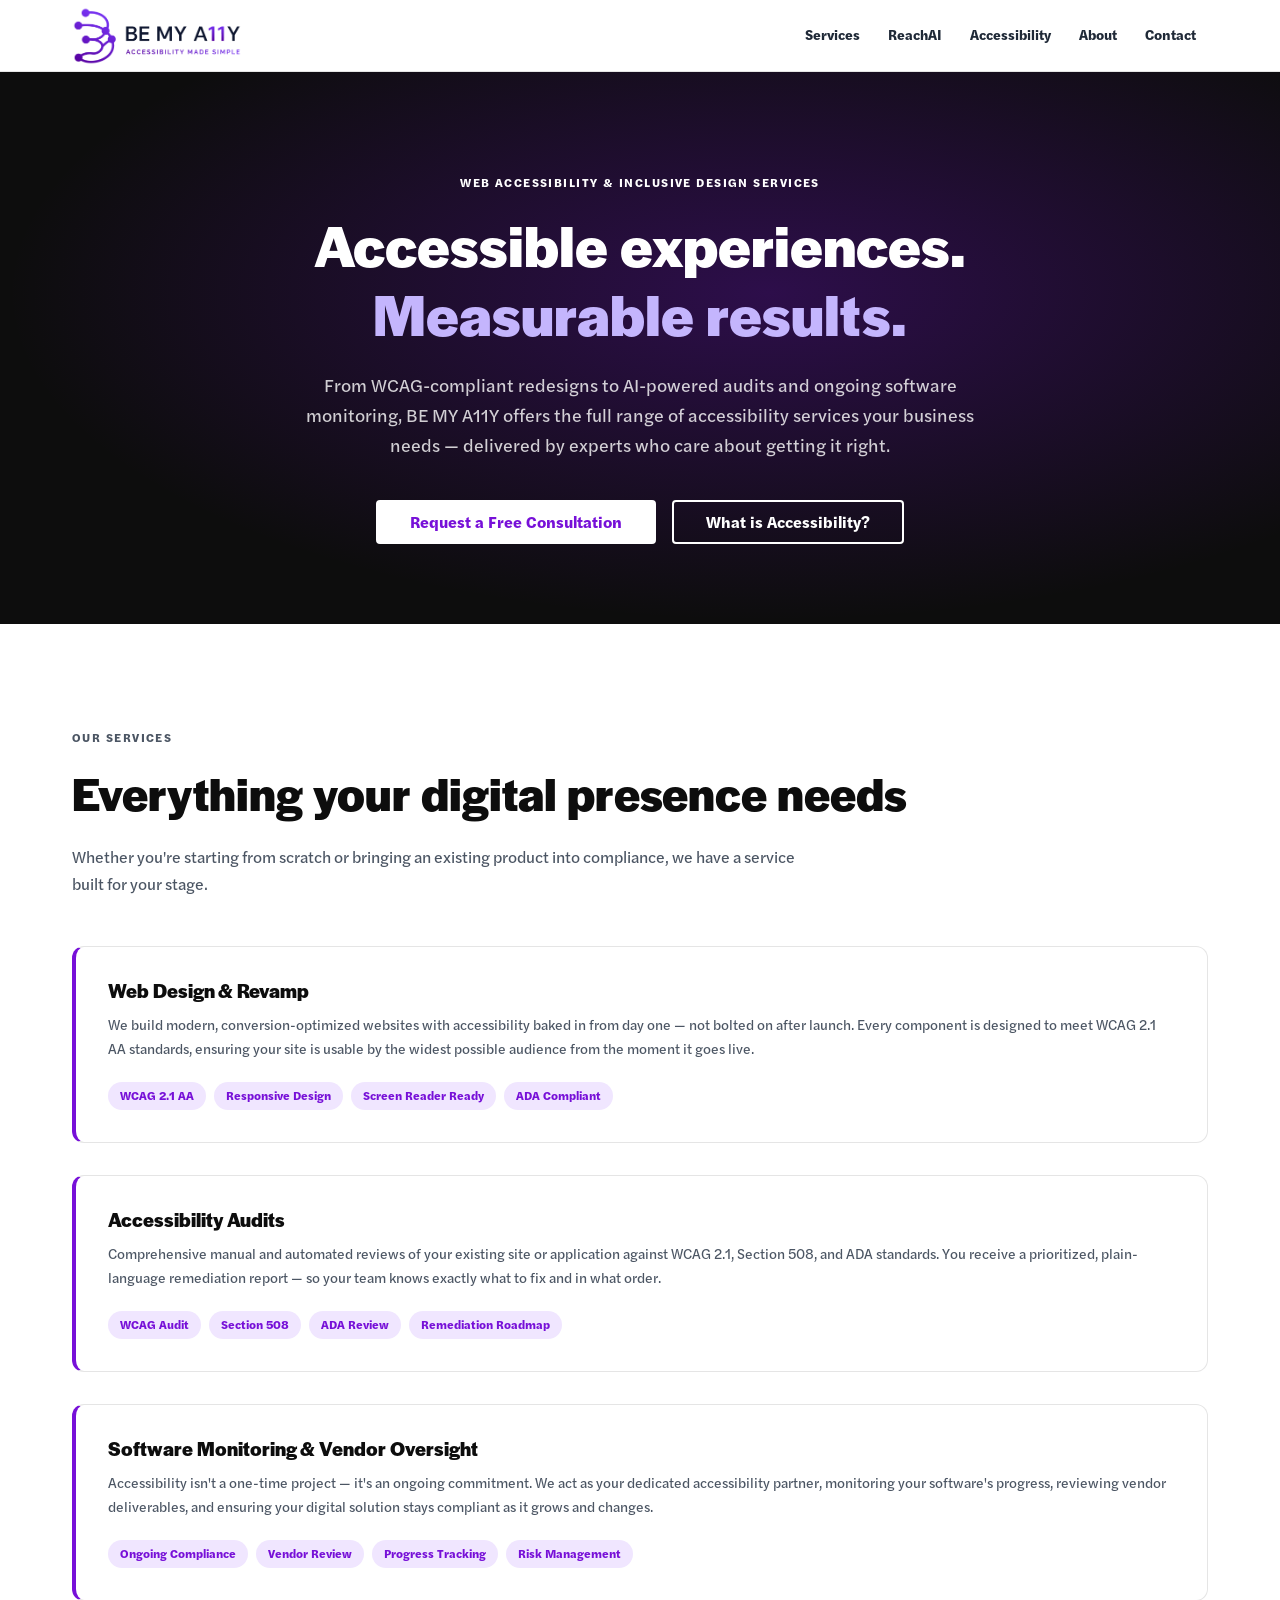
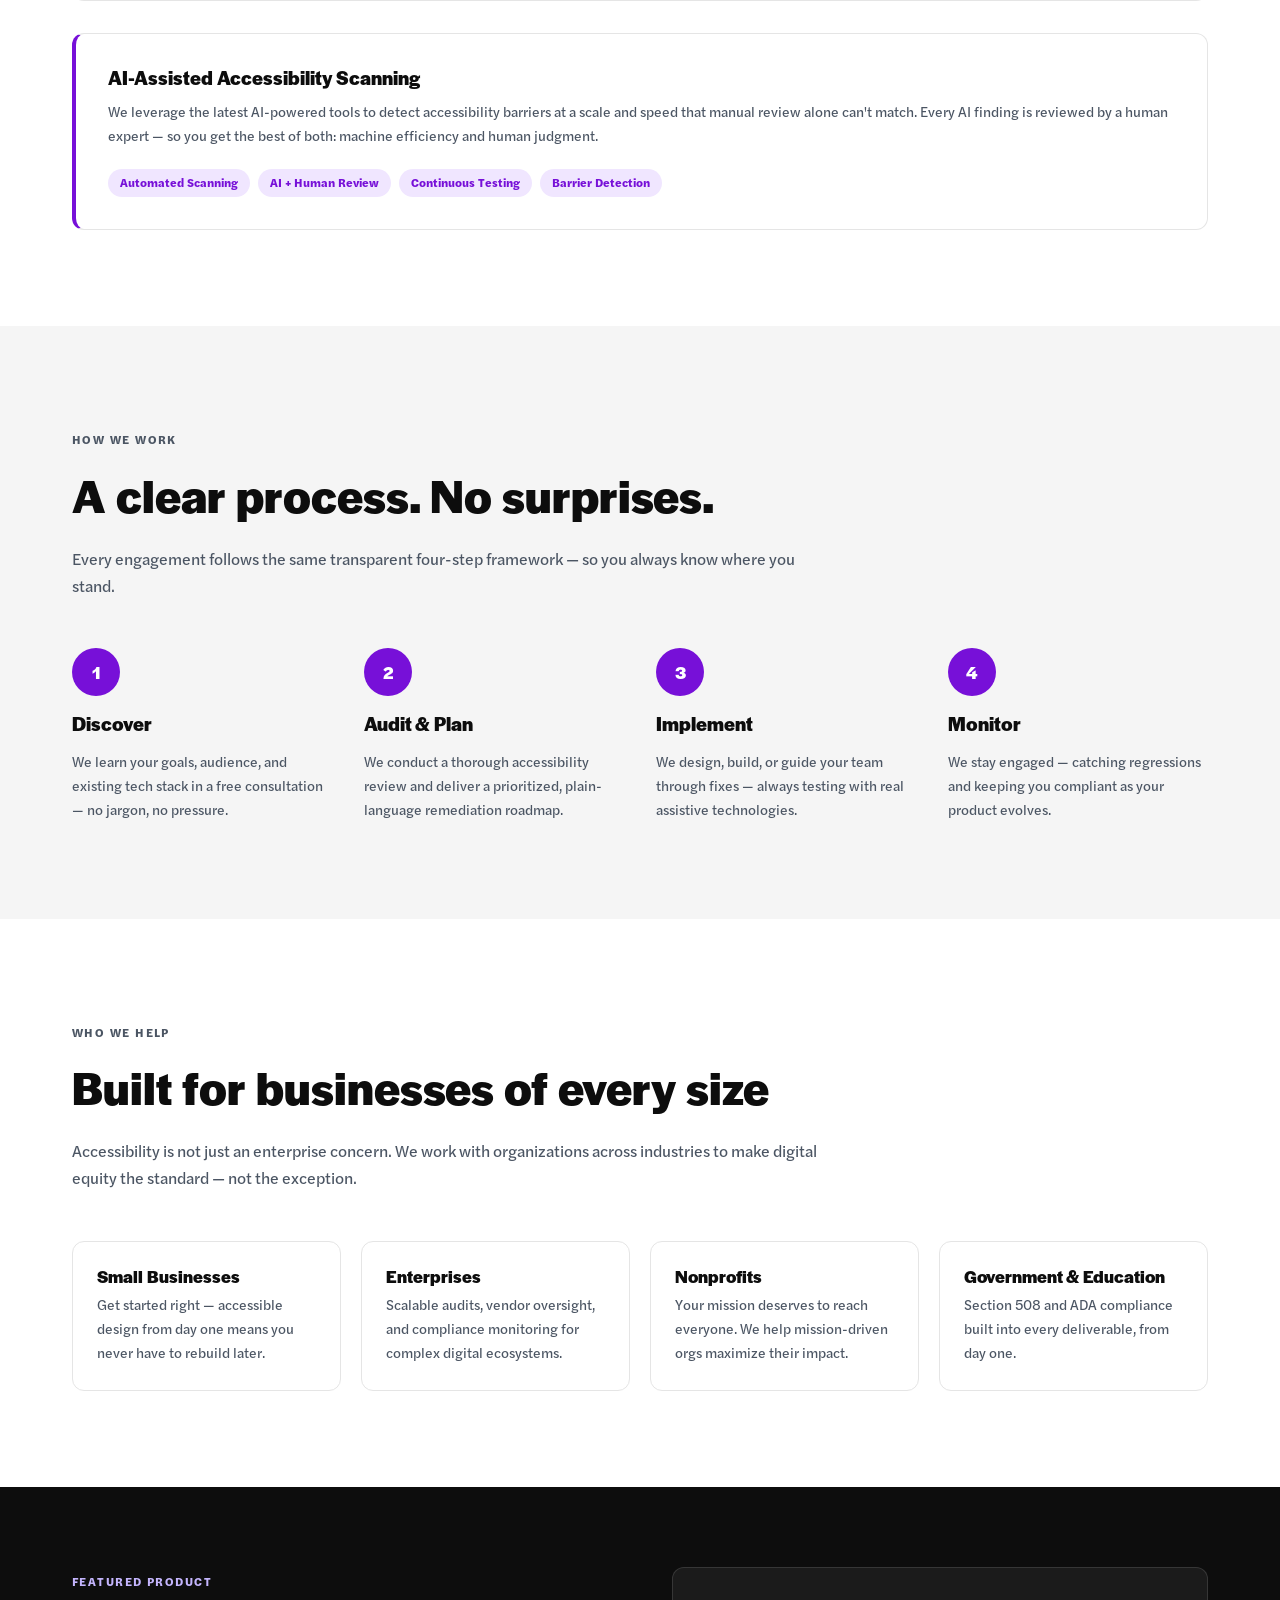
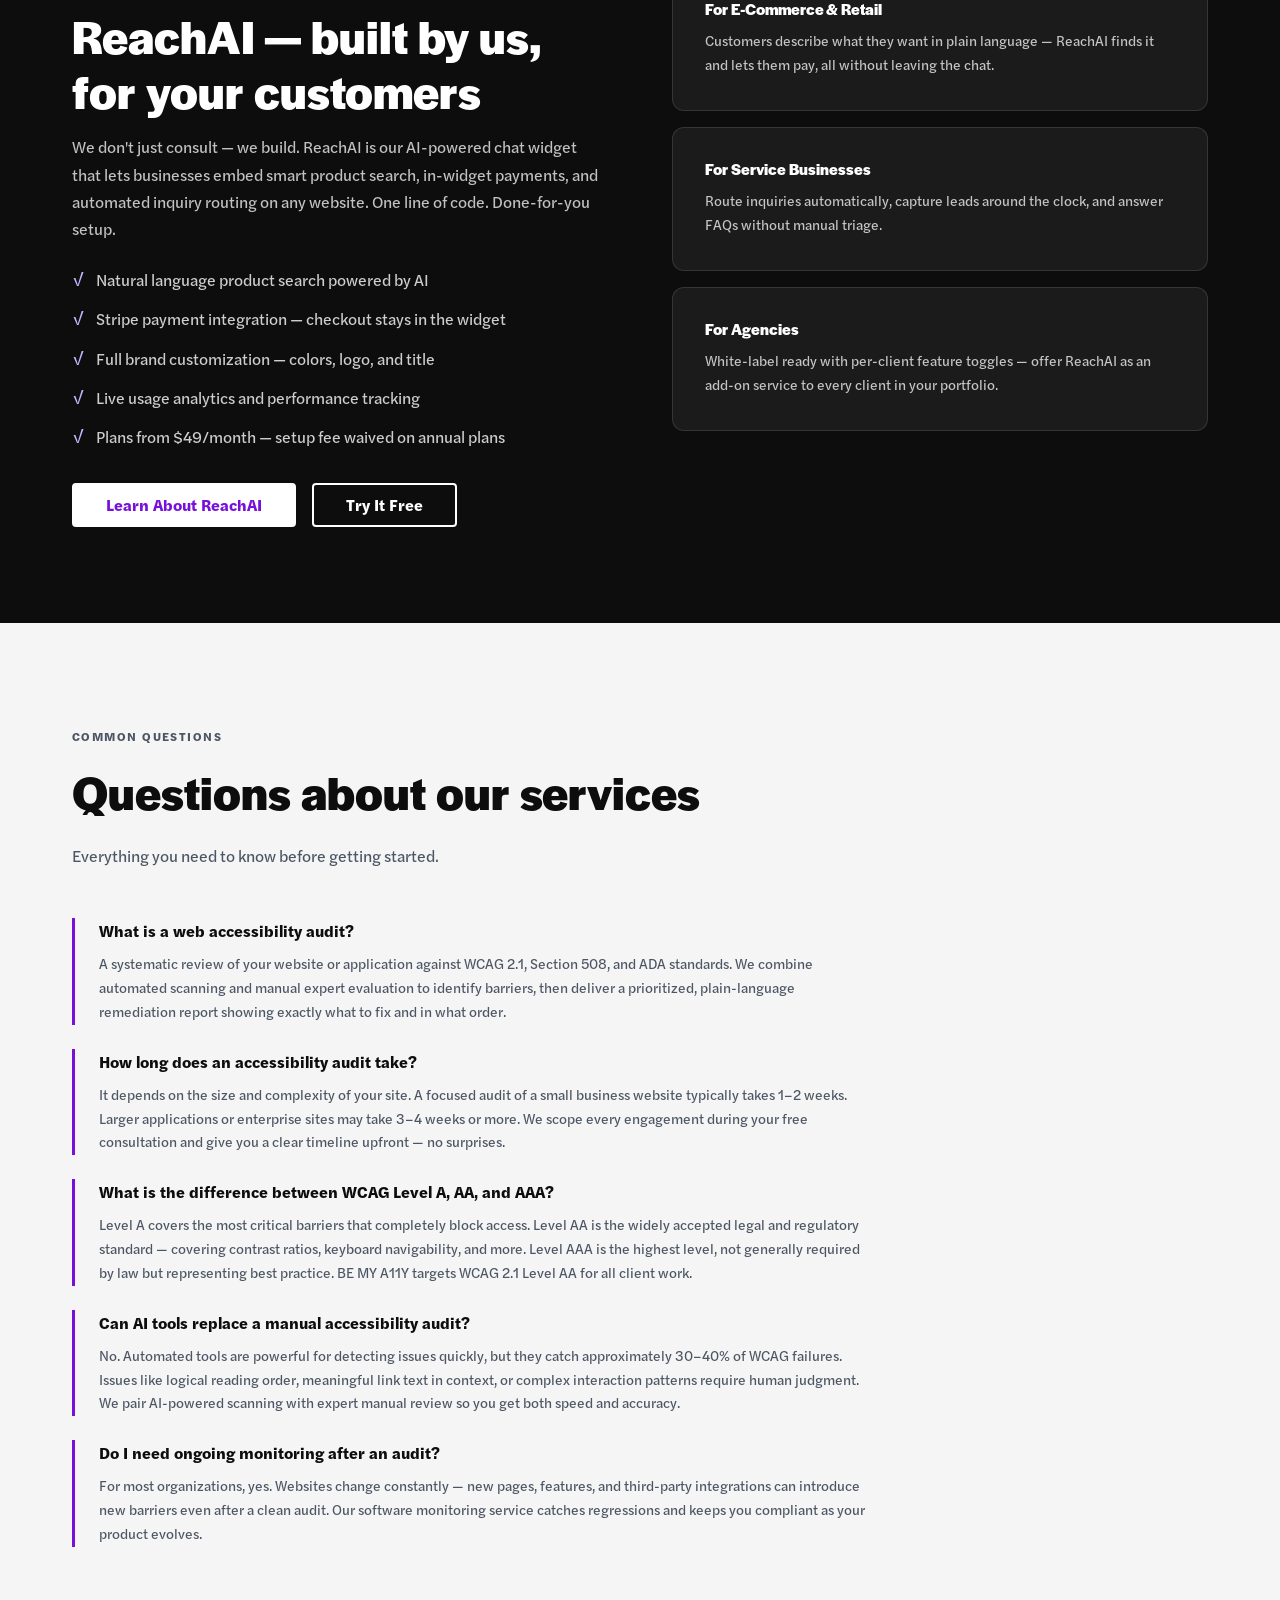
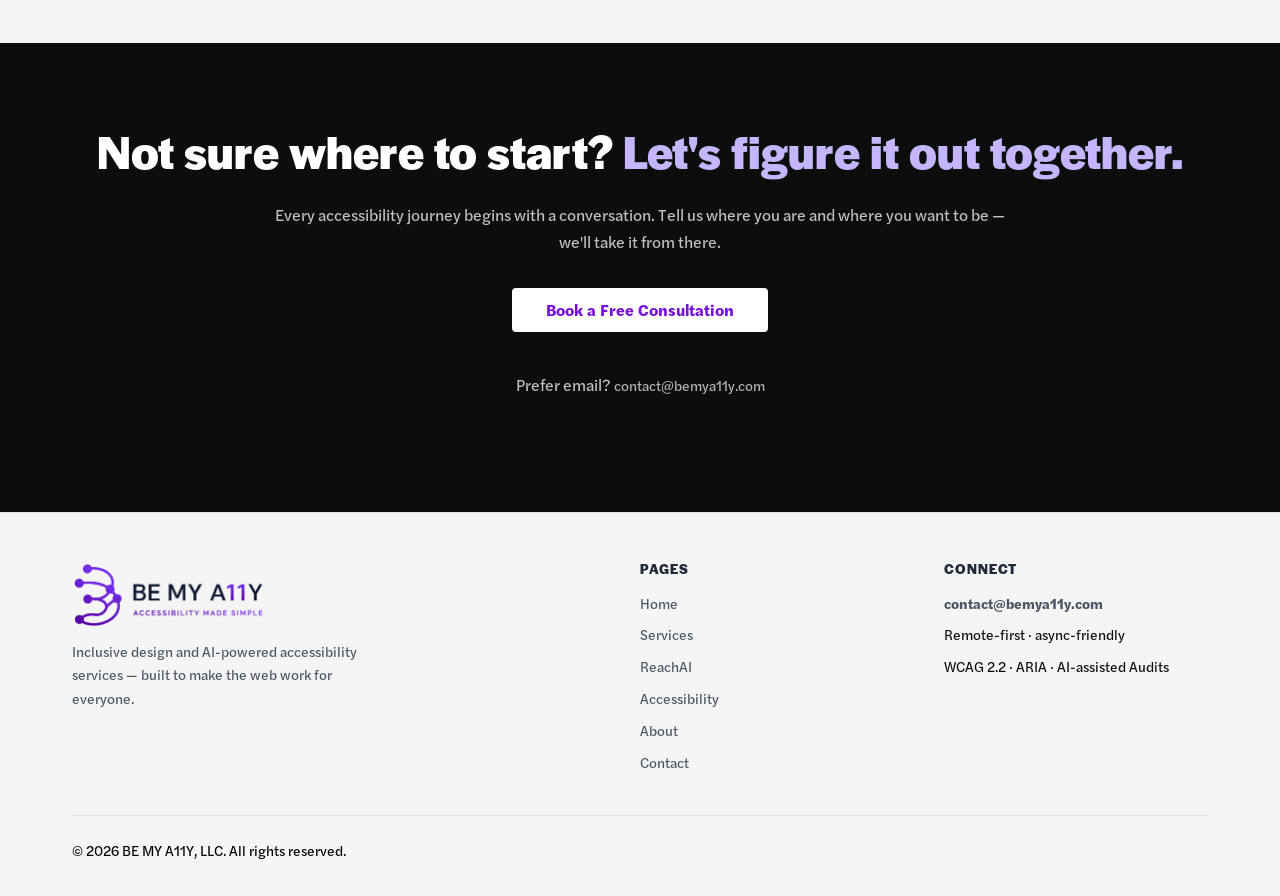
<file: services.html>
﻿<!DOCTYPE html>
<html lang="en">
<head>
  <meta charset="UTF-8">
  <meta name="viewport" content="width=device-width, initial-scale=1.0">
  <title>Web Accessibility Services — Audits, Design &amp; Monitoring | BE MY A11Y</title>
  <meta name="description" content="Web accessibility services for businesses of every size — WCAG audits, accessible web design, software monitoring, and AI-assisted scanning. Free consultation available.">

  <link rel="canonical" href="https://bemya11y.com/services">

  <meta property="og:title" content="Web Accessibility Services — BE MY A11Y">
  <meta property="og:description" content="WCAG audits, accessible web design, AI-powered scanning, and ongoing compliance monitoring. Free consultation available.">
  <meta property="og:type" content="website">
  <meta property="og:url" content="https://bemya11y.com/services">
  <meta property="og:image" content="https://bemya11y.com/images/logo.png">

  <meta name="twitter:card" content="summary">
  <meta name="twitter:title" content="Web Accessibility Services — BE MY A11Y">
  <meta name="twitter:description" content="WCAG audits, accessible web design, AI-powered scanning, and ongoing compliance monitoring.">
  <meta name="twitter:image" content="https://bemya11y.com/images/logo.png">

  <link rel="icon" type="image/x-icon" href="/favicon.ico">


  <link rel="stylesheet" href="/css/styles.css?v=11">

  <!-- Google tag (gtag.js) -->
  <script async src="https://www.googletagmanager.com/gtag/js?id=G-FMQ2NKZQML"></script>
  <script>
    window.dataLayer = window.dataLayer || [];
    function gtag(){dataLayer.push(arguments);}
    gtag('js', new Date());
    gtag('config', 'G-FMQ2NKZQML');
  </script>  <script type="application/ld+json">
  {
    "@context": "https://schema.org",
    "@type": "ItemList",
    "name": "BE MY A11Y Accessibility Services",
    "url": "https://bemya11y.com/services",
    "description": "Web accessibility services for businesses of every size — WCAG audits, accessible web design, software monitoring, and AI-assisted scanning.",
    "provider": {
      "@type": "Organization",
      "name": "BE MY A11Y, LLC",
      "url": "https://bemya11y.com"
    },
    "itemListElement": [
      {
        "@type": "ListItem",
        "position": 1,
        "item": {
          "@type": "Service",
          "name": "Web Design & Revamp",
          "url": "https://bemya11y.com/services",
          "description": "Modern, conversion-optimized websites built with accessibility from day one — meeting WCAG 2.1 AA standards so your site is usable by the widest possible audience from launch.",
          "provider": {"@type": "Organization", "name": "BE MY A11Y, LLC"}
        }
      },
      {
        "@type": "ListItem",
        "position": 2,
        "item": {
          "@type": "Service",
          "name": "Accessibility Audits",
          "url": "https://bemya11y.com/services",
          "description": "Comprehensive manual and automated reviews of your existing site or application against WCAG 2.1, Section 508, and ADA standards, delivered with a prioritized plain-language remediation report.",
          "provider": {"@type": "Organization", "name": "BE MY A11Y, LLC"}
        }
      },
      {
        "@type": "ListItem",
        "position": 3,
        "item": {
          "@type": "Service",
          "name": "Software Monitoring & Vendor Oversight",
          "url": "https://bemya11y.com/services",
          "description": "Ongoing accessibility compliance monitoring, vendor deliverable review, and progress tracking to keep your digital product compliant as it evolves.",
          "provider": {"@type": "Organization", "name": "BE MY A11Y, LLC"}
        }
      },
      {
        "@type": "ListItem",
        "position": 4,
        "item": {
          "@type": "Service",
          "name": "AI-Assisted Accessibility Scanning",
          "url": "https://bemya11y.com/services",
          "description": "Automated barrier detection powered by AI tools, with every finding reviewed by a human accessibility expert for accuracy and context.",
          "provider": {"@type": "Organization", "name": "BE MY A11Y, LLC"}
        }
      }
    ]
  }
  </script>
  <script type="application/ld+json">
  {
    "@context": "https://schema.org",
    "@type": "FAQPage",
    "mainEntity": [
      {
        "@type": "Question",
        "name": "What is a web accessibility audit?",
        "acceptedAnswer": {
          "@type": "Answer",
          "text": "A web accessibility audit is a systematic review of your website or application against WCAG 2.1, Section 508, and ADA standards. BE MY A11Y conducts both automated scanning and manual expert evaluation to identify barriers that prevent users with disabilities from accessing your content. The result is a prioritized, plain-language remediation report showing exactly what to fix and in what order."
        }
      },
      {
        "@type": "Question",
        "name": "How long does a web accessibility audit take?",
        "acceptedAnswer": {
          "@type": "Answer",
          "text": "The timeline depends on the size and complexity of your site or application. A focused audit of a small business website typically takes 1–2 weeks. Larger applications or enterprise sites may take 3–4 weeks or more. BE MY A11Y will scope the engagement during your free consultation and give you a clear timeline upfront."
        }
      },
      {
        "@type": "Question",
        "name": "What is the difference between WCAG Level A, AA, and AAA?",
        "acceptedAnswer": {
          "@type": "Answer",
          "text": "WCAG has three conformance levels. Level A covers the most critical barriers — failures that completely block access for users with disabilities. Level AA is the widely accepted legal and regulatory standard, covering a broader set of requirements including contrast ratios and keyboard navigability. Level AAA is the highest level and is generally not required by law, but represents best practice for some specialized contexts. BE MY A11Y targets WCAG 2.1 Level AA for all client work."
        }
      },
      {
        "@type": "Question",
        "name": "Can AI tools replace a manual accessibility audit?",
        "acceptedAnswer": {
          "@type": "Answer",
          "text": "No. Automated AI tools are powerful for detecting a broad category of issues quickly, but they catch approximately 30–40% of WCAG failures. Many accessibility issues — like logical reading order, meaningful link text in context, or complex interaction patterns — require human judgment to evaluate correctly. BE MY A11Y pairs AI-powered scanning with expert manual review so you get both speed and accuracy."
        }
      },
      {
        "@type": "Question",
        "name": "Do I need ongoing accessibility monitoring after an audit?",
        "acceptedAnswer": {
          "@type": "Answer",
          "text": "Yes, for most organizations. Websites and applications change constantly — new pages, features, and third-party integrations can introduce new accessibility barriers even after a clean audit. BE MY A11Y offers ongoing software monitoring and vendor oversight to catch regressions and keep you compliant as your product evolves."
        }
      }
    ]
  }
  </script>
</head>
<body>

  <a href="#main-content" class="skip-link">Skip to main content</a>
  <div id="live-region" role="status" aria-live="polite" aria-atomic="true"></div>

  <!-- ── Header ──────────────────────────────────────────── -->
  <header class="site-header" role="banner"></header>

  <!-- ── Main ─────────────────────────────────────────────── -->
  <main id="main-content">

    <!-- Hero -->
    <section class="hero" aria-labelledby="hero-heading">
      <div class="container">
        <p class="section-label">Web Accessibility &amp; Inclusive Design Services</p>
        <h1 id="hero-heading">Accessible experiences.<br><em>Measurable results.</em></h1>
        <p class="lead">
          From WCAG-compliant redesigns to AI-powered audits and ongoing software monitoring,
          BE MY A11Y offers the full range of accessibility services your business needs —
          delivered by experts who care about getting it right.
        </p>
        <div class="btn-group">
          <a href="contact" class="btn btn-white">Request a Free Consultation</a>
          <a href="accessibility" class="btn btn-outline-white">What is Accessibility?</a>
        </div>
      </div>
    </section>

    <!-- Services Detail -->
    <section class="section" aria-labelledby="services-heading">
      <div class="container">
        <div class="section-header">
          <p class="section-label">Our Services</p>
          <h2 id="services-heading">Everything your digital presence needs</h2>
          <p>
            Whether you're starting from scratch or bringing an existing product into compliance,
            we have a service built for your stage.
          </p>
        </div>

        <div style="display: flex; flex-direction: column; gap: var(--space-8);">

          <article class="card" style="border-left: 4px solid var(--color-accent);">
            <h3>Web Design &amp; Revamp</h3>
            <p style="margin-top: var(--space-3);">
              We build modern, conversion-optimized websites with accessibility baked in from
              day one — not bolted on after launch. Every component is designed to meet WCAG
              2.1 AA standards, ensuring your site is usable by the widest possible audience
              from the moment it goes live.
            </p>
            <div class="card-tags" style="margin-top: var(--space-5);" aria-label="Includes">
              <span class="tag">WCAG 2.1 AA</span>
              <span class="tag">Responsive Design</span>
              <span class="tag">Screen Reader Ready</span>
              <span class="tag">ADA Compliant</span>
            </div>
          </article>

          <article class="card" style="border-left: 4px solid var(--color-accent);">
            <h3>Accessibility Audits</h3>
            <p style="margin-top: var(--space-3);">
              Comprehensive manual and automated reviews of your existing site or application
              against WCAG 2.1, Section 508, and ADA standards. You receive a prioritized,
              plain-language remediation report — so your team knows exactly what to fix
              and in what order.
            </p>
            <div class="card-tags" style="margin-top: var(--space-5);" aria-label="Includes">
              <span class="tag">WCAG Audit</span>
              <span class="tag">Section 508</span>
              <span class="tag">ADA Review</span>
              <span class="tag">Remediation Roadmap</span>
            </div>
          </article>

          <article class="card" style="border-left: 4px solid var(--color-accent);">
            <h3>Software Monitoring &amp; Vendor Oversight</h3>
            <p style="margin-top: var(--space-3);">
              Accessibility isn't a one-time project — it's an ongoing commitment. We act as
              your dedicated accessibility partner, monitoring your software's progress,
              reviewing vendor deliverables, and ensuring your digital solution stays
              compliant as it grows and changes.
            </p>
            <div class="card-tags" style="margin-top: var(--space-5);" aria-label="Includes">
              <span class="tag">Ongoing Compliance</span>
              <span class="tag">Vendor Review</span>
              <span class="tag">Progress Tracking</span>
              <span class="tag">Risk Management</span>
            </div>
          </article>

          <article class="card" style="border-left: 4px solid var(--color-accent);">
            <h3>AI-Assisted Accessibility Scanning</h3>
            <p style="margin-top: var(--space-3);">
              We leverage the latest AI-powered tools to detect accessibility barriers at a
              scale and speed that manual review alone can't match. Every AI finding is
              reviewed by a human expert — so you get the best of both: machine efficiency
              and human judgment.
            </p>
            <div class="card-tags" style="margin-top: var(--space-5);" aria-label="Includes">
              <span class="tag">Automated Scanning</span>
              <span class="tag">AI + Human Review</span>
              <span class="tag">Continuous Testing</span>
              <span class="tag">Barrier Detection</span>
            </div>
          </article>

        </div>
      </div>
    </section>

    <!-- How We Work -->
    <section class="section section-alt" aria-labelledby="process-heading">
      <div class="container">
        <div class="section-header">
          <p class="section-label">How We Work</p>
          <h2 id="process-heading">A clear process. No surprises.</h2>
          <p>
            Every engagement follows the same transparent four-step framework — so you always
            know where you stand.
          </p>
        </div>

        <div class="steps-grid">
          <div class="step">
            <div class="step-number" aria-hidden="true">1</div>
            <h3>Discover</h3>
            <p>We learn your goals, audience, and existing tech stack in a free consultation — no jargon, no pressure.</p>
          </div>
          <div class="step">
            <div class="step-number" aria-hidden="true">2</div>
            <h3>Audit &amp; Plan</h3>
            <p>We conduct a thorough accessibility review and deliver a prioritized, plain-language remediation roadmap.</p>
          </div>
          <div class="step">
            <div class="step-number" aria-hidden="true">3</div>
            <h3>Implement</h3>
            <p>We design, build, or guide your team through fixes — always testing with real assistive technologies.</p>
          </div>
          <div class="step">
            <div class="step-number" aria-hidden="true">4</div>
            <h3>Monitor</h3>
            <p>We stay engaged — catching regressions and keeping you compliant as your product evolves.</p>
          </div>
        </div>
      </div>
    </section>

    <!-- Who We Help -->
    <section class="section" aria-labelledby="audience-heading">
      <div class="container">
        <div class="section-header">
          <p class="section-label">Who We Help</p>
          <h2 id="audience-heading">Built for businesses of every size</h2>
          <p>
            Accessibility is not just an enterprise concern. We work with organizations across
            industries to make digital equity the standard — not the exception.
          </p>
        </div>

        <div class="audience-grid">
          <article class="audience-card">
            <h3>Small Businesses</h3>
            <p>Get started right — accessible design from day one means you never have to rebuild later.</p>
          </article>
          <article class="audience-card">
            <h3>Enterprises</h3>
            <p>Scalable audits, vendor oversight, and compliance monitoring for complex digital ecosystems.</p>
          </article>
          <article class="audience-card">
            <h3>Nonprofits</h3>
            <p>Your mission deserves to reach everyone. We help mission-driven orgs maximize their impact.</p>
          </article>
          <article class="audience-card">
            <h3>Government &amp; Education</h3>
            <p>Section 508 and ADA compliance built into every deliverable, from day one.</p>
          </article>
        </div>
      </div>
    </section>

    <!-- ReachAI -->
    <section class="section section-dark" aria-labelledby="reachai-services-heading">
      <div class="container">
        <div class="two-col" style="gap: var(--space-16); align-items: start;">
          <div>
            <p class="section-label" style="color: #c4b5fd;">Featured Product</p>
            <h2 id="reachai-services-heading">ReachAI — built by us, for your customers</h2>
            <p style="margin-top: var(--space-4); color: rgba(255,255,255,.75);">
              We don't just consult — we build. ReachAI is our AI-powered chat widget that
              lets businesses embed smart product search, in-widget payments, and automated
              inquiry routing on any website. One line of code. Done-for-you setup.
            </p>
            <ul style="margin-top: var(--space-6); list-style: none; padding: 0; display: flex; flex-direction: column; gap: var(--space-3);">
              <li style="color: rgba(255,255,255,.8); display: flex; align-items: flex-start; gap: var(--space-3);">
                <span aria-hidden="true" style="color: #c4b5fd; flex-shrink: 0;">&#10003;</span>
                Natural language product search powered by AI
              </li>
              <li style="color: rgba(255,255,255,.8); display: flex; align-items: flex-start; gap: var(--space-3);">
                <span aria-hidden="true" style="color: #c4b5fd; flex-shrink: 0;">&#10003;</span>
                Stripe payment integration — checkout stays in the widget
              </li>
              <li style="color: rgba(255,255,255,.8); display: flex; align-items: flex-start; gap: var(--space-3);">
                <span aria-hidden="true" style="color: #c4b5fd; flex-shrink: 0;">&#10003;</span>
                Full brand customization — colors, logo, and title
              </li>
              <li style="color: rgba(255,255,255,.8); display: flex; align-items: flex-start; gap: var(--space-3);">
                <span aria-hidden="true" style="color: #c4b5fd; flex-shrink: 0;">&#10003;</span>
                Live usage analytics and performance tracking
              </li>
              <li style="color: rgba(255,255,255,.8); display: flex; align-items: flex-start; gap: var(--space-3);">
                <span aria-hidden="true" style="color: #c4b5fd; flex-shrink: 0;">&#10003;</span>
                Plans from $49/month — setup fee waived on annual plans
              </li>
            </ul>
            <div class="btn-group" style="margin-top: var(--space-8);">
              <a href="reachai" class="btn btn-white">Learn About ReachAI</a>
              <a href="https://reach.bemya11y.com" class="btn btn-outline-white" target="_blank" rel="noopener noreferrer">Try It Free</a>
            </div>
          </div>
          <div style="display: flex; flex-direction: column; gap: var(--space-4);">
            <div class="card" style="background: rgba(255,255,255,.06); border-color: rgba(255,255,255,.12);">
              <h3 style="font-size: var(--text-base); color: var(--color-white);">For E-Commerce &amp; Retail</h3>
              <p style="font-size: var(--text-sm);">Customers describe what they want in plain language — ReachAI finds it and lets them pay, all without leaving the chat.</p>
            </div>
            <div class="card" style="background: rgba(255,255,255,.06); border-color: rgba(255,255,255,.12);">
              <h3 style="font-size: var(--text-base); color: var(--color-white);">For Service Businesses</h3>
              <p style="font-size: var(--text-sm);">Route inquiries automatically, capture leads around the clock, and answer FAQs without manual triage.</p>
            </div>
            <div class="card" style="background: rgba(255,255,255,.06); border-color: rgba(255,255,255,.12);">
              <h3 style="font-size: var(--text-base); color: var(--color-white);">For Agencies</h3>
              <p style="font-size: var(--text-sm);">White-label ready with per-client feature toggles — offer ReachAI as an add-on service to every client in your portfolio.</p>
            </div>
          </div>
        </div>
      </div>
    </section>

    <!-- FAQ -->
    <section class="section section-alt" aria-labelledby="faq-heading">
      <div class="container">
        <div class="section-header">
          <p class="section-label">Common Questions</p>
          <h2 id="faq-heading">Questions about our services</h2>
          <p>Everything you need to know before getting started.</p>
        </div>

        <dl class="faq-list">
          <div class="faq-item">
            <dt class="faq-question">What is a web accessibility audit?</dt>
            <dd class="faq-answer">A systematic review of your website or application against WCAG 2.1, Section 508, and ADA standards. We combine automated scanning and manual expert evaluation to identify barriers, then deliver a prioritized, plain-language remediation report showing exactly what to fix and in what order.</dd>
          </div>
          <div class="faq-item">
            <dt class="faq-question">How long does an accessibility audit take?</dt>
            <dd class="faq-answer">It depends on the size and complexity of your site. A focused audit of a small business website typically takes 1–2 weeks. Larger applications or enterprise sites may take 3–4 weeks or more. We scope every engagement during your free consultation and give you a clear timeline upfront — no surprises.</dd>
          </div>
          <div class="faq-item">
            <dt class="faq-question">What is the difference between WCAG Level A, AA, and AAA?</dt>
            <dd class="faq-answer">Level A covers the most critical barriers that completely block access. Level AA is the widely accepted legal and regulatory standard — covering contrast ratios, keyboard navigability, and more. Level AAA is the highest level, not generally required by law but representing best practice. BE MY A11Y targets WCAG 2.1 Level AA for all client work.</dd>
          </div>
          <div class="faq-item">
            <dt class="faq-question">Can AI tools replace a manual accessibility audit?</dt>
            <dd class="faq-answer">No. Automated tools are powerful for detecting issues quickly, but they catch approximately 30–40% of WCAG failures. Issues like logical reading order, meaningful link text in context, or complex interaction patterns require human judgment. We pair AI-powered scanning with expert manual review so you get both speed and accuracy.</dd>
          </div>
          <div class="faq-item">
            <dt class="faq-question">Do I need ongoing monitoring after an audit?</dt>
            <dd class="faq-answer">For most organizations, yes. Websites change constantly — new pages, features, and third-party integrations can introduce new barriers even after a clean audit. Our software monitoring service catches regressions and keeps you compliant as your product evolves.</dd>
          </div>
        </dl>
      </div>
    </section>

    <!-- CTA -->
    <section class="cta-band" aria-labelledby="cta-heading">
      <div class="container">
        <h2 id="cta-heading">Not sure where to start? <em>Let's figure it out together.</em></h2>
        <p>
          Every accessibility journey begins with a conversation. Tell us where you are and
          where you want to be — we'll take it from there.
        </p>
        <div class="btn-group">
          <a href="contact" class="btn btn-white">Book a Free Consultation</a>
        </div>
        <p>
          Prefer email?
          <a href="mailto:contact@bemya11y.com" class="email-link">contact@bemya11y.com</a>
        </p>
      </div>
    </section>

  </main>

  <!-- ── Footer ─────────────────────────────────────────── -->
  <footer class="site-footer" role="contentinfo"></footer>

  <!-- AI Chat Widget -->
  <link rel="stylesheet" href="https://wysiwyg-ai-chat.onrender.com/wysiwyg-ai-chat.css">
  <div
    data-wysiwyg-ai-chat
    data-client-id="reachai-demo"
    data-api-base="https://wysiwyg-ai-chat.onrender.com"
    data-title="BE MY A11Y Chat"
    data-placeholder="Ask what you are looking for..."
  ></div>
  <script src="https://wysiwyg-ai-chat.onrender.com/v1/widget.js"></script>
  <script src="https://wysiwyg-ai-chat.onrender.com/wysiwyg-ai-chat.js"></script>

  <script src="/js/site.js?v=8"></script>
</body>
</html>
</file>
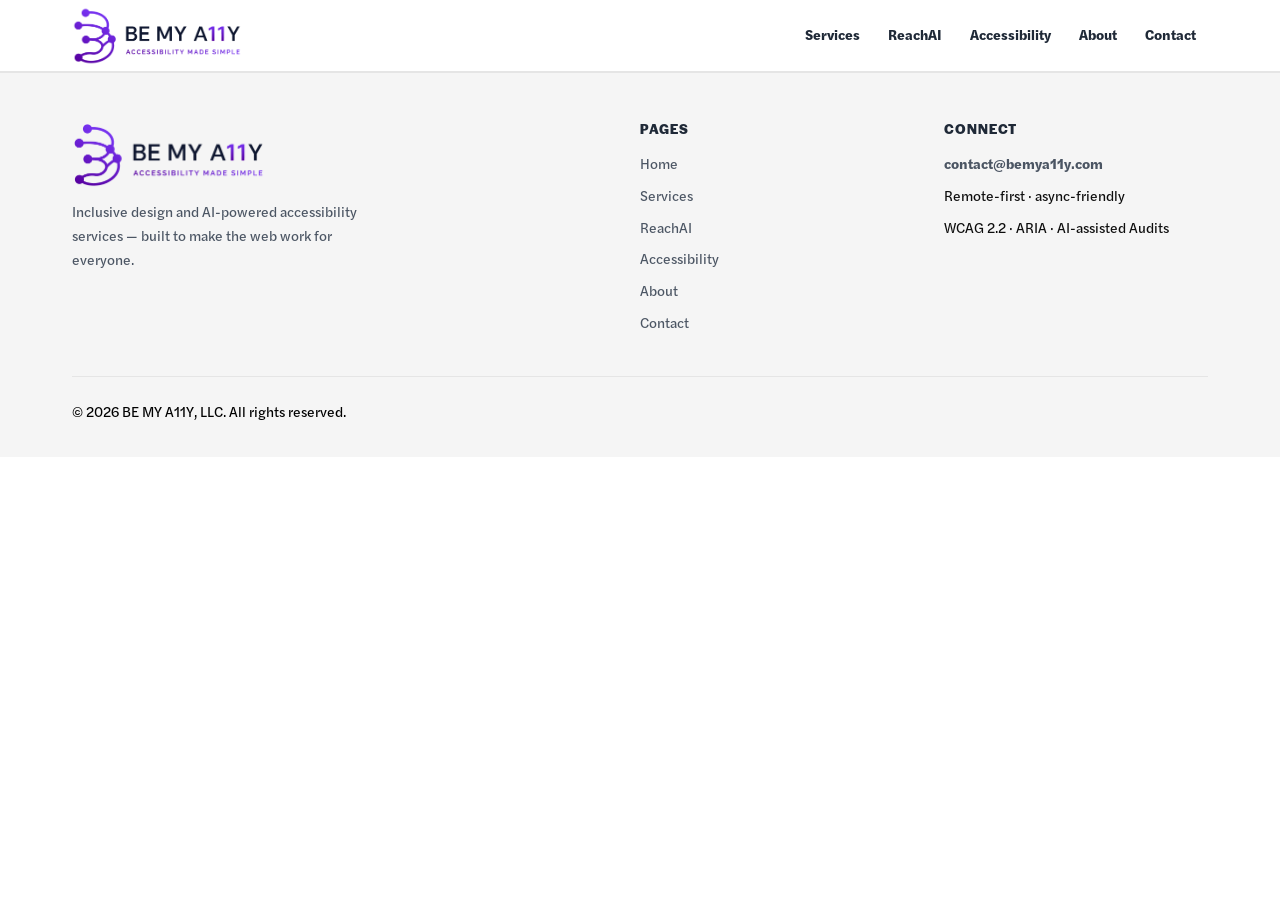
<file: test.html>
﻿<!DOCTYPE html>
<html lang="en">
<head>
  <meta charset="UTF-8">
  <meta name="viewport" content="width=device-width, initial-scale=1.0">
  <title>Test — BE MY A11Y</title>
  <meta name="robots" content="noindex, nofollow">
  <link rel="stylesheet" href="/css/styles.css?v=11">

  <!-- Google tag (gtag.js) -->
  <script async src="https://www.googletagmanager.com/gtag/js?id=G-FMQ2NKZQML"></script>
  <script>
    window.dataLayer = window.dataLayer || [];
    function gtag(){dataLayer.push(arguments);}
    gtag('js', new Date());
    gtag('config', 'G-FMQ2NKZQML');
  </script>
  <script src="https://ajax.googleapis.com/ajax/libs/jquery/3.6.4/jquery.min.js"></script></head>
<body>

  <a href="#main-content" class="skip-link">Skip to main content</a>
  <div id="live-region" role="status" aria-live="polite" aria-atomic="true"></div>

  <!-- ── Header ──────────────────────────────────────────── -->
  <header class="site-header" role="banner"></header>

  <!-- ── Main ─────────────────────────────────────────────── -->
  <main id="main-content">


  </main>

  <!-- ── Footer ─────────────────────────────────────────── -->
  <footer class="site-footer" role="contentinfo"></footer>

<!-- AI Chat Widget: Reach AI -->
<link rel="stylesheet" href="https://wysiwyg-ai-chat.onrender.com/wysiwyg-ai-chat.css">
<div
  data-wysiwyg-ai-chat
  data-client-id="reachai-demo"
  data-api-base="https://wysiwyg-ai-chat.onrender.com"
  data-title="BE MY A11Y Chat"
  data-placeholder="Ask what you are looking for..."
></div>
<script src="https://wysiwyg-ai-chat.onrender.com/v1/widget.js"></script>
<script src="https://wysiwyg-ai-chat.onrender.com/wysiwyg-ai-chat.js"></script>

  <script src="/js/site.js?v=8"></script>
</body>
</html>
</file>
<file: css/styles.css>
/* ============================================================
   BE MY A11Y — Global Styles
   WCAG 2.2 AA compliant
   ============================================================ */

/* ── Halyard Font Faces ──────────────────────────────────── */
@font-face {
  font-family: 'Halyard Display';
  src: url('../fonts/HalyardDisplay-Light.otf') format('opentype');
  font-weight: 300;
  font-style: normal;
  font-display: swap;
}
@font-face {
  font-family: 'Halyard Display';
  src: url('../fonts/HalyardDisplay-Regular.otf') format('opentype');
  font-weight: 400;
  font-style: normal;
  font-display: swap;
}
@font-face {
  font-family: 'Halyard Display';
  src: url('../fonts/HalyardDisplay-Italic.otf') format('opentype');
  font-weight: 400;
  font-style: italic;
  font-display: swap;
}
@font-face {
  font-family: 'Halyard Display';
  src: url('../fonts/HalyardDisplay-Medium.otf') format('opentype');
  font-weight: 500;
  font-style: normal;
  font-display: swap;
}
@font-face {
  font-family: 'Halyard Display';
  src: url('../fonts/HalyardDisplay-MediumItalic.otf') format('opentype');
  font-weight: 500;
  font-style: italic;
  font-display: swap;
}
@font-face {
  font-family: 'Halyard Display';
  src: url('../fonts/HalyardDisplay-SemiBold.otf') format('opentype');
  font-weight: 600;
  font-style: normal;
  font-display: swap;
}
@font-face {
  font-family: 'Halyard Display';
  src: url('../fonts/HalyardDisplay-SemiBoldItalic.otf') format('opentype');
  font-weight: 600;
  font-style: italic;
  font-display: swap;
}
@font-face {
  font-family: 'Halyard Display';
  src: url('../fonts/HalyardDisplay-Bold.otf') format('opentype');
  font-weight: 700;
  font-style: normal;
  font-display: swap;
}
@font-face {
  font-family: 'Halyard Display';
  src: url('../fonts/HalyardDisplay-BoldItalic.otf') format('opentype');
  font-weight: 700;
  font-style: italic;
  font-display: swap;
}

@font-face {
  font-family: 'Halyard Text';
  src: url('../fonts/HalyardText-Light.otf') format('opentype');
  font-weight: 300;
  font-style: normal;
  font-display: swap;
}
@font-face {
  font-family: 'Halyard Text';
  src: url('../fonts/HalyardText-Regular.otf') format('opentype');
  font-weight: 400;
  font-style: normal;
  font-display: swap;
}
@font-face {
  font-family: 'Halyard Text';
  src: url('../fonts/HalyardText-Italic.otf') format('opentype');
  font-weight: 400;
  font-style: italic;
  font-display: swap;
}
@font-face {
  font-family: 'Halyard Text';
  src: url('../fonts/HalyardText-Medium.otf') format('opentype');
  font-weight: 500;
  font-style: normal;
  font-display: swap;
}
@font-face {
  font-family: 'Halyard Text';
  src: url('../fonts/HalyardText-MediumItalic.otf') format('opentype');
  font-weight: 500;
  font-style: italic;
  font-display: swap;
}
@font-face {
  font-family: 'Halyard Text';
  src: url('../fonts/HalyardText-Bold.otf') format('opentype');
  font-weight: 700;
  font-style: normal;
  font-display: swap;
}
@font-face {
  font-family: 'Halyard Text';
  src: url('../fonts/HalyardText-BoldItalic.otf') format('opentype');
  font-weight: 700;
  font-style: italic;
  font-display: swap;
}

/* ── Custom Properties ───────────────────────────────────── */
:root {
  --color-black:        #0d0d0d;
  --color-white:        #ffffff;
  --color-accent:       #7710D8;       /* primary purple */
  --color-accent-dark:  #5508b0;       /* hover / focus */
  --color-accent-light: #f0e6ff;       /* tinted backgrounds */
  --color-gray-100:     #f5f5f5;
  --color-gray-200:     #e5e5e5;
  --color-gray-400:     #9ca3af;
  --color-gray-600:     #4b5563;
  --color-gray-800:     #1f2937;
  --color-success:      #15803d;
  --color-error:        #b91c1c;

  --font-display: 'Halyard Display', system-ui, sans-serif;
  --font-body:    'Halyard Text', system-ui, sans-serif;

  --text-xs:   0.75rem;
  --text-sm:   0.875rem;
  --text-base: 1rem;
  --text-lg:   1.125rem;
  --text-xl:   1.25rem;
  --text-2xl:  1.5rem;
  --text-3xl:  1.875rem;
  --text-4xl:  2.25rem;
  --text-5xl:  3rem;
  --text-6xl:  3.75rem;

  --space-1:  0.25rem;
  --space-2:  0.5rem;
  --space-3:  0.75rem;
  --space-4:  1rem;
  --space-5:  1.25rem;
  --space-6:  1.5rem;
  --space-8:  2rem;
  --space-10: 2.5rem;
  --space-12: 3rem;
  --space-16: 4rem;
  --space-20: 5rem;
  --space-24: 6rem;
  --space-32: 8rem;

  --radius-sm:  0.25rem;
  --radius-md:  0.5rem;
  --radius-lg:  0.75rem;
  --radius-xl:  1rem;
  --radius-full: 9999px;

  --shadow-sm:  0 1px 2px rgba(0,0,0,.08);
  --shadow-md:  0 4px 12px rgba(0,0,0,.10);
  --shadow-lg:  0 8px 24px rgba(0,0,0,.12);

  --max-width: 1200px;
  --header-height: 72px;
  --transition: 200ms ease;
}

/* ── Reset ───────────────────────────────────────────────── */
*,
*::before,
*::after {
  box-sizing: border-box;
  margin: 0;
  padding: 0;
}

html {
  scroll-behavior: smooth;
  font-size: 100%;
  -webkit-text-size-adjust: 100%;
}

/* Respect reduced-motion */
@media (prefers-reduced-motion: reduce) {
  html { scroll-behavior: auto; }
  *,
  *::before,
  *::after {
    animation-duration: .01ms !important;
    animation-iteration-count: 1 !important;
    transition-duration: .01ms !important;
  }
}

body {
  font-family: var(--font-body);
  font-size: var(--text-base);
  line-height: 1.7;
  color: var(--color-black);
  background-color: var(--color-white);
  -webkit-font-smoothing: antialiased;
}

img,
svg {
  max-width: 100%;
  height: auto;
  display: block;
}

ul,
ol {
  list-style: none;
}

a {
  color: var(--color-accent);
  text-decoration: underline;
  text-underline-offset: 3px;
  transition: color var(--transition);
}

a:hover {
  color: var(--color-accent-dark);
}

/* ── Focus Styles — WCAG 2.2 AA ──────────────────────────── */
:focus-visible {
  outline: 3px solid var(--color-accent);
  outline-offset: 3px;
  border-radius: var(--radius-sm);
}

/* ── Skip Link ───────────────────────────────────────────── */
.skip-link {
  position: absolute;
  top: -9999px;
  left: var(--space-4);
  z-index: 9999;
  background: var(--color-accent);
  color: var(--color-white);
  padding: var(--space-3) var(--space-6);
  font-weight: 700;
  text-decoration: none;
  border-radius: var(--radius-md);
  transition: top var(--transition);
}

.skip-link:focus {
  top: var(--space-4);
}

/* ── Visually Hidden (screen-reader only) ─────────────────── */
.sr-only {
  position: absolute;
  width: 1px;
  height: 1px;
  padding: 0;
  margin: -1px;
  overflow: hidden;
  clip: rect(0,0,0,0);
  white-space: nowrap;
  border: 0;
}

/* ── Layout Utilities ────────────────────────────────────── */
.container {
  width: 100%;
  max-width: var(--max-width);
  margin-inline: auto;
  padding-inline: var(--space-6);
}

@media (min-width: 768px) {
  .container {
    padding-inline: var(--space-8);
  }
}

/* ── Typography ──────────────────────────────────────────── */
h1, h2, h3, h4, h5, h6 {
  font-family: var(--font-display);
  line-height: 1.15;
  font-weight: 700;
  color: var(--color-black);
}

h1 { font-size: clamp(var(--text-4xl), 6vw, var(--text-6xl)); }
h2 { font-size: clamp(var(--text-3xl), 4vw, var(--text-5xl)); }
h3 { font-size: clamp(var(--text-xl), 2.5vw, var(--text-3xl)); }
h4 { font-size: var(--text-xl); }

p { max-width: 68ch; }

.lead {
  font-size: var(--text-lg);
  color: var(--color-gray-600);
  line-height: 1.65;
}

/* ── Buttons ─────────────────────────────────────────────── */
.btn {
  display: inline-flex;
  align-items: center;
  gap: var(--space-2);
  padding: var(--space-3) var(--space-8);
  font-family: var(--font-body);
  font-size: var(--text-base);
  font-weight: 600;
  line-height: 1;
  text-decoration: none;
  border: 2px solid transparent;
  border-radius: var(--radius-sm);
  cursor: pointer;
  transition: background-color var(--transition), color var(--transition), border-color var(--transition), box-shadow var(--transition);
  white-space: nowrap;
  min-height: 44px; /* WCAG 2.5.8 target size */
}

.btn-primary {
  background-color: var(--color-accent);
  color: var(--color-white);
  border-color: var(--color-accent);
}

.btn-primary:hover,
.btn-primary:focus-visible {
  background-color: var(--color-accent-dark);
  border-color: var(--color-accent-dark);
  color: var(--color-white);
}

.btn-outline {
  background-color: transparent;
  color: var(--color-accent);
  border-color: var(--color-accent);
}

.btn-outline:hover,
.btn-outline:focus-visible {
  background-color: var(--color-accent);
  color: var(--color-white);
}

.btn-outline-white {
  background-color: transparent;
  color: var(--color-white);
  border-color: var(--color-white);
}

.btn-outline-white:hover,
.btn-outline-white:focus-visible {
  background-color: var(--color-white);
  color: var(--color-accent);
  border-color: var(--color-white);
}

.btn-ghost {
  background-color: transparent;
  color: var(--color-black);
  border-color: var(--color-black);
}

.btn-ghost:hover,
.btn-ghost:focus-visible {
  background-color: var(--color-black);
  color: var(--color-white);
}

.btn-white {
  background-color: var(--color-white);
  color: var(--color-accent);
  border-color: var(--color-white);
}

.btn-white:hover,
.btn-white:focus-visible {
  background-color: var(--color-accent-light);
  color: var(--color-accent-dark);
}

.btn-group {
  display: flex;
  flex-wrap: wrap;
  gap: var(--space-4);
  align-items: center;
}

/* ── Header / Nav ────────────────────────────────────────── */
.site-header {
  position: sticky;
  top: 0;
  z-index: 100;
  background-color: rgba(255,255,255,.97);
  backdrop-filter: blur(8px);
  -webkit-backdrop-filter: blur(8px);
  border-bottom: 1px solid var(--color-gray-200);
  height: var(--header-height);
  display: flex;
  align-items: center;
}

.site-header .container {
  display: flex;
  align-items: center;
  justify-content: space-between;
  gap: var(--space-6);
}

.site-logo {
  display: flex;
  align-items: center;
  text-decoration: none;
  flex-shrink: 0;
}

.site-logo img {
  height: 60px;
  width: auto;
}

.site-logo-text {
  font-family: var(--font-display);
  font-size: var(--text-xl);
  font-weight: 700;
  color: var(--color-black);
  letter-spacing: -0.02em;
}

.site-nav {
  display: flex;
  align-items: center;
  gap: var(--space-1);
}

.site-nav a {
  font-size: var(--text-sm);
  font-weight: 600;
  color: var(--color-gray-800);
  text-decoration: none;
  padding: var(--space-2) var(--space-3);
  border-radius: var(--radius-sm);
  transition: color var(--transition), background-color var(--transition);
  min-height: 44px;
  display: inline-flex;
  align-items: center;
}

.site-nav a:hover,
.site-nav a[aria-current="page"] {
  color: var(--color-accent);
  background-color: var(--color-accent-light);
}

.site-nav .nav-cta {
  margin-left: var(--space-4);
}

/* Mobile nav */
.nav-toggle {
  display: none;
  background: none;
  border: 2px solid var(--color-gray-800);
  border-radius: var(--radius-sm);
  padding: var(--space-2);
  cursor: pointer;
  min-width: 44px;
  min-height: 44px;
  align-items: center;
  justify-content: center;
  color: var(--color-gray-800);
  transition: background-color var(--transition);
}

.nav-toggle:hover {
  background-color: var(--color-gray-100);
}

.nav-toggle svg {
  width: 24px;
  height: 24px;
  pointer-events: none;
}

@media (max-width: 767px) {
  .nav-toggle { display: flex; }

  .site-nav {
    display: none;
    position: absolute;
    top: var(--header-height);
    left: 0;
    right: 0;
    background: var(--color-white);
    border-bottom: 1px solid var(--color-gray-200);
    flex-direction: column;
    align-items: stretch;
    padding: var(--space-4) var(--space-6);
    gap: var(--space-2);
    box-shadow: var(--shadow-md);
  }

  .site-nav.is-open {
    display: flex;
  }

  .site-nav a {
    font-size: var(--text-base);
    padding: var(--space-3) var(--space-4);
  }

  .site-nav .nav-cta {
    margin-left: 0;
    align-self: flex-start;
  }
}

/* ── Hero ────────────────────────────────────────────────── */
.hero {
  padding-block: var(--space-24) var(--space-20);
  background-color: var(--color-black);
  color: var(--color-white);
  text-align: center;
  position: relative;
  overflow: hidden;
}

.hero::before {
  content: '';
  position: absolute;
  inset: 0;
  background: radial-gradient(ellipse at 60% 40%, rgba(119,16,216,.30) 0%, transparent 70%);
  pointer-events: none;
}

.hero .container {
  position: relative;
}

.hero h1 {
  color: var(--color-white);
  margin-bottom: var(--space-6);
}

.hero h1 em {
  font-style: normal;
  color: #c4b5fd;
}

.hero .lead {
  color: rgba(255,255,255,.8);
  font-size: var(--text-lg);
  margin-inline: auto;
  margin-bottom: var(--space-10);
  max-width: 60ch;
}

.hero .btn-group {
  justify-content: center;
}

/* ── Section Foundations ─────────────────────────────────── */
.section {
  padding-block: var(--space-20) var(--space-24);
}

.section-sm {
  padding-block: var(--space-12);
}

.section-label {
  display: inline-block;
  font-size: var(--text-xs);
  font-weight: 700;
  letter-spacing: 0.12em;
  text-transform: uppercase;
  color: var(--color-accent);
  margin-bottom: var(--space-4);
}

.hero .section-label {
  color: #fff;
}

.section-header {
  margin-bottom: var(--space-12);
}

.section-header p {
  margin-top: var(--space-6);
  color: var(--color-gray-600);
}

.section-alt {
  background-color: var(--color-gray-100);
}

.section-dark {
  background-color: var(--color-black);
  color: var(--color-white);
}

.section-dark h1,
.section-dark h2,
.section-dark h3,
.section-dark h4 {
  color: var(--color-white);
}

.section-dark p {
  color: rgba(255,255,255,.75);
}

.section-dark .card h3 {
  color: var(--color-white);
}

.section-dark .card p {
  color: rgba(255,255,255,.75);
}

.section-accent {
  background-color: var(--color-accent);
  color: var(--color-white);
}

.section-accent h1,
.section-accent h2,
.section-accent h3 {
  color: var(--color-white);
}

.section-accent p {
  color: rgba(255,255,255,.85);
}

/* ── Stats Row ───────────────────────────────────────────── */
.stats-grid {
  display: grid;
  grid-template-columns: repeat(auto-fit, minmax(160px, 1fr));
  gap: var(--space-8);
  text-align: center;
}

.stat-number {
  display: block;
  font-family: 'Space Grotesk', var(--font-display), sans-serif;
  font-size: var(--text-5xl);
  font-weight: 700;
  letter-spacing: -0.02em;
  line-height: 1;
  color: var(--color-accent);
  margin-bottom: var(--space-2);
}

.stat-label {
  font-size: var(--text-sm);
  color: var(--color-gray-600);
  line-height: 1.4;
}

/* ── Cards Grid ──────────────────────────────────────────── */
.cards-grid {
  display: grid;
  grid-template-columns: 1fr;
  gap: var(--space-6);
}

@media (min-width: 540px) {
  .cards-grid {
    grid-template-columns: repeat(2, 1fr);
  }
}

@media (min-width: 1200px) {
  .cards-grid {
    grid-template-columns: repeat(4, 1fr);
  }
}

.card {
  background: var(--color-white);
  border: 1px solid var(--color-gray-200);
  border-radius: var(--radius-lg);
  padding: var(--space-8);
  transition: box-shadow var(--transition), transform var(--transition);
}

.card:hover {
  box-shadow: var(--shadow-lg);
  transform: translateY(-2px);
}

.card-icon {
  width: 48px;
  height: 48px;
  background-color: var(--color-accent-light);
  border-radius: var(--radius-md);
  display: flex;
  align-items: center;
  justify-content: center;
  margin-bottom: var(--space-5);
  color: var(--color-accent);
}

.card-icon svg {
  width: 24px;
  height: 24px;
}

.card h3 {
  font-size: var(--text-xl);
  margin-bottom: var(--space-3);
}

.card p {
  color: var(--color-gray-600);
  font-size: var(--text-sm);
  max-width: none;
}

.card-tags {
  display: flex;
  flex-wrap: wrap;
  gap: var(--space-2);
  margin-top: var(--space-5);
}

.tag {
  font-size: var(--text-xs);
  font-weight: 600;
  background-color: var(--color-accent-light);
  color: var(--color-accent);
  padding: var(--space-1) var(--space-3);
  border-radius: var(--radius-full);
  white-space: nowrap;
}

/* ── Process Steps ───────────────────────────────────────── */
.steps-grid {
  display: grid;
  grid-template-columns: repeat(auto-fit, minmax(220px, 1fr));
  gap: var(--space-8);
}

.step {
  position: relative;
}

.step-number {
  width: 48px;
  height: 48px;
  background-color: var(--color-accent);
  color: var(--color-white);
  border-radius: var(--radius-full);
  display: flex;
  align-items: center;
  justify-content: center;
  font-weight: 700;
  font-size: var(--text-lg);
  margin-bottom: var(--space-4);
  font-family: var(--font-display);
  flex-shrink: 0;
}

.step h3 {
  font-size: var(--text-xl);
  margin-bottom: var(--space-4);
}

.step p {
  color: var(--color-gray-600);
  font-size: var(--text-sm);
}

/* ── Two-col layout ──────────────────────────────────────── */
.two-col {
  display: grid;
  grid-template-columns: 1fr;
  gap: var(--space-12);
  align-items: center;
}

@media (min-width: 768px) {
  .two-col {
    grid-template-columns: 1fr 1fr;
  }

  .two-col.reverse > :first-child {
    order: 2;
  }
}

/* ── Principles list ─────────────────────────────────────── */
.principles-list {
  display: flex;
  flex-direction: column;
  gap: var(--space-8);
}

.principle {
  border-left: 3px solid var(--color-accent);
  padding-left: var(--space-6);
}

.principle h3 {
  font-size: var(--text-xl);
  margin-bottom: var(--space-4);
}

.principle p {
  color: var(--color-gray-600);
  font-size: var(--text-sm);
  max-width: none;
}

/* ── CTA Band ─────────────────────────────────────────────── */
.cta-band {
  padding-block: var(--space-20);
  text-align: center;
  background-color: var(--color-black);
  color: var(--color-white);
}

.cta-band h2 {
  color: var(--color-white);
  margin-bottom: var(--space-6);
}

.cta-band h2 em {
  font-style: normal;
  color: #c4b5fd;
}

.cta-band p {
  color: rgba(255,255,255,.75);
  margin-inline: auto;
  margin-bottom: var(--space-8);
}

.cta-band .btn-group {
  justify-content: center;
  margin-bottom: var(--space-10);
}

.cta-band .email-link {
  color: rgba(255,255,255,.7);
  font-size: var(--text-sm);
  text-decoration: none;
}

.cta-band .email-link:hover {
  color: var(--color-white);
  text-decoration: underline;
}

/* ── Footer ──────────────────────────────────────────────── */
.footer-logo {
  height: 68px;
  width: auto;
  display: block;
  margin-bottom: var(--space-3);
}
.footer-contact-email{
  font-weight: bold;
}

.site-footer {
  background-color: var(--color-gray-100);
  border-top: 1px solid var(--color-gray-200);
  padding-block: var(--space-12) var(--space-8);
  font-size: var(--text-sm);
}

.footer-grid {
  display: grid;
  grid-template-columns: 1fr;
  gap: var(--space-10);
  margin-bottom: var(--space-10);
}

@media (min-width: 640px) {
  .footer-grid {
    grid-template-columns: 2fr 1fr 1fr;
  }
}

.footer-brand p {
  margin-top: var(--space-3);
  color: var(--color-gray-600);
  max-width: 36ch;
}

.footer-col h3 {
  font-size: var(--text-sm);
  font-weight: 700;
  text-transform: uppercase;
  letter-spacing: 0.08em;
  color: var(--color-gray-800);
  margin-bottom: var(--space-4);
}

.footer-col ul {
  display: flex;
  flex-direction: column;
  gap: var(--space-2);
}

.footer-col a {
  color: var(--color-gray-600);
  text-decoration: none;
  font-size: var(--text-sm);
  transition: color var(--transition);
}

.footer-col a:hover {
  color: var(--color-accent);
  text-decoration: underline;
}

.footer-meta {
  display: flex;
  flex-wrap: wrap;
  justify-content: space-between;
  align-items: center;
  gap: var(--space-4);
  padding-top: var(--space-6);
  border-top: 1px solid var(--color-gray-200);
  color: var(--color-gray-400);
}

.footer-meta a {
  color: var(--color-gray-600);
}

.footer-copyright {
  color: #000 !important;
}

/* ── Contact Page ────────────────────────────────────────── */
.contact-grid {
  display: grid;
  grid-template-columns: 1fr;
  gap: var(--space-12);
}

@media (min-width: 768px) {
  .contact-grid {
    grid-template-columns: 1fr 1.5fr;
    align-items: start;
  }
}

.contact-info {
  display: flex;
  flex-direction: column;
  gap: var(--space-6);
}

.contact-item {
  display: flex;
  flex-direction: column;
  gap: var(--space-1);
}

.contact-item dt {
  font-weight: 700;
  font-size: var(--text-sm);
  text-transform: uppercase;
  letter-spacing: 0.08em;
  color: var(--color-gray-400);
}

.contact-item dd {
  font-size: var(--text-base);
  color: var(--color-gray-800);
}

.contact-item a {
  color: var(--color-accent);
}

/* ── Form Styles ─────────────────────────────────────────── */
.form-group {
  display: flex;
  flex-direction: column;
  gap: var(--space-2);
  margin-bottom: var(--space-5);
}

.form-label {
  font-size: var(--text-sm);
  font-weight: 600;
  color: var(--color-gray-800);
}

.form-label .required-mark {
  color: var(--color-error);
  margin-left: var(--space-1);
}

.form-control {
  width: 100%;
  padding: var(--space-3) var(--space-4);
  font-family: var(--font-body);
  font-size: var(--text-base);
  color: var(--color-black);
  background-color: var(--color-white);
  border: 2px solid var(--color-gray-200);
  border-radius: var(--radius-md);
  transition: border-color var(--transition), box-shadow var(--transition);
  min-height: 44px;
  appearance: none;
  -webkit-appearance: none;
}

.form-control::placeholder {
  color: var(--color-gray-400);
}

.form-control:hover {
  border-color: var(--color-gray-400);
}

.form-control:focus {
  border-color: var(--color-accent);
  outline: none;
  box-shadow: 0 0 0 3px rgba(119,16,216,.2);
}

textarea.form-control {
  min-height: 140px;
  resize: vertical;
}

.form-control[aria-invalid="true"] {
  border-color: var(--color-error);
}

.form-error {
  font-size: var(--text-sm);
  color: var(--color-error);
  display: none;
}

.form-error.is-visible {
  display: block;
}

.form-success {
  display: none;
  background: #dcfce7;
  border: 1px solid #86efac;
  color: var(--color-success);
  padding: var(--space-4) var(--space-5);
  border-radius: var(--radius-md);
  font-weight: 600;
  margin-top: var(--space-4);
}

.form-success.is-visible {
  display: block;
}

/* ── Process After-submit ────────────────────────────────── */
.process-steps {
  display: flex;
  flex-direction: column;
  gap: var(--space-6);
  counter-reset: steps;
}

.process-step {
  display: flex;
  gap: var(--space-5);
  align-items: flex-start;
  counter-increment: steps;
}

.process-step::before {
  content: counter(steps);
  width: 36px;
  height: 36px;
  background-color: var(--color-accent);
  color: var(--color-white);
  border-radius: var(--radius-full);
  display: flex;
  align-items: center;
  justify-content: center;
  font-weight: 700;
  font-size: var(--text-sm);
  flex-shrink: 0;
  font-family: var(--font-display);
}

.process-step h4 {
  font-size: var(--text-base);
  margin-bottom: var(--space-1);
}

.process-step p {
  font-size: var(--text-sm);
  color: var(--color-gray-600);
}

/* ── About Page ──────────────────────────────────────────── */
.founder-card {
  background: var(--color-white);
  border: 1px solid var(--color-gray-200);
  border-radius: var(--radius-xl);
  padding: var(--space-10);
  display: flex;
  flex-direction: column;
  gap: var(--space-5);
}

.founder-avatar {
  width: 96px;
  height: 96px;
  border-radius: var(--radius-full);
  background-color: var(--color-accent-light);
  display: flex;
  align-items: center;
  justify-content: center;
  font-size: var(--text-3xl);
  color: var(--color-accent);
  font-family: var(--font-display);
  font-weight: 700;
  flex-shrink: 0;
  overflow: hidden;
}

.founder-avatar img {
  width: 100%;
  height: 100%;
  object-fit: cover;
}

.logo-timeline {
  display: grid;
  grid-template-columns: repeat(auto-fit, minmax(160px, 1fr));
  gap: var(--space-6);
}

.logo-year {
  background: var(--color-white);
  border: 1px solid var(--color-gray-200);
  border-radius: var(--radius-lg);
  padding: var(--space-6);
  text-align: center;
}

.logo-year .year-label {
  font-size: var(--text-xs);
  font-weight: 700;
  color: var(--color-accent);
  letter-spacing: 0.1em;
  text-transform: uppercase;
  margin-bottom: var(--space-2);
}

.logo-year .year-title {
  font-size: var(--text-base);
  font-weight: 700;
  margin-bottom: var(--space-1);
}

.logo-year p {
  font-size: var(--text-sm);
  color: var(--color-gray-600);
}

.logo-placeholder {
  width: 100%;
  height: 60px;
  background-color: var(--color-gray-100);
  border-radius: var(--radius-md);
  margin-bottom: var(--space-4);
  display: flex;
  align-items: center;
  justify-content: center;
  color: var(--color-gray-400);
  font-size: var(--text-xs);
}

.logo-year-img {
  width: 100%;
  max-height: 80px;
  object-fit: contain;
  margin-bottom: var(--space-4);
}

/* ── Accessibility Page ──────────────────────────────────── */
.disability-grid {
  display: grid;
  grid-template-columns: repeat(auto-fit, minmax(230px, 1fr));
  gap: var(--space-5);
}

.disability-card {
  background: var(--color-white);
  border: 1px solid var(--color-gray-200);
  border-radius: var(--radius-lg);
  padding: var(--space-6);
}

.disability-card h3 {
  font-size: var(--text-base);
  margin-bottom: var(--space-2);
}

.disability-card p {
  font-size: var(--text-sm);
  color: var(--color-gray-600);
}

.law-list {
  display: flex;
  flex-direction: column;
  gap: var(--space-4);
}

.law-item {
  background: var(--color-white);
  border: 1px solid var(--color-gray-200);
  border-radius: var(--radius-lg);
  padding: var(--space-6);
  display: grid;
  gap: var(--space-2);
}

.law-item .law-scope {
  font-size: var(--text-xs);
  font-weight: 700;
  letter-spacing: 0.1em;
  text-transform: uppercase;
  color: var(--color-accent);
}

.law-item h3 {
  font-size: var(--text-lg);
}

.law-item p {
  font-size: var(--text-sm);
  color: var(--color-gray-600);
  max-width: none;
}

/* ── Business Case ───────────────────────────────────────── */
.benefits-list {
  display: flex;
  flex-direction: column;
  gap: var(--space-3);
}

.benefit-item {
  display: flex;
  gap: var(--space-3);
  align-items: flex-start;
  font-size: var(--text-sm);
}

.benefit-item::before {
  content: '';
  width: 20px;
  height: 20px;
  background-color: var(--color-accent);
  border-radius: var(--radius-full);
  background-image: url("data:image/svg+xml,%3Csvg xmlns='http://www.w3.org/2000/svg' viewBox='0 0 20 20' fill='white'%3E%3Cpath fill-rule='evenodd' d='M16.707 5.293a1 1 0 010 1.414l-8 8a1 1 0 01-1.414 0l-4-4a1 1 0 011.414-1.414L8 12.586l7.293-7.293a1 1 0 011.414 0z' clip-rule='evenodd'/%3E%3C/svg%3E");
  background-size: 12px;
  background-repeat: no-repeat;
  background-position: center;
  flex-shrink: 0;
  margin-top: 2px;
}

.benefit-item strong {
  display: block;
  font-weight: 700;
  color: var(--color-black);
}

/* ── Who We Help ─────────────────────────────────────────── */
.audience-grid {
  display: grid;
  grid-template-columns: repeat(auto-fit, minmax(220px, 1fr));
  gap: var(--space-5);
}

.audience-card {
  background: var(--color-white);
  border-radius: var(--radius-lg);
  padding: var(--space-6);
  border: 1px solid var(--color-gray-200);
}

.audience-card h3 {
  font-size: var(--text-lg);
  margin-bottom: var(--space-2);
}

.audience-card p {
  font-size: var(--text-sm);
  color: var(--color-gray-600);
}

/* ── Accessible live region ──────────────────────────────── */
#live-region {
  position: absolute;
  left: -9999px;
  width: 1px;
  height: 1px;
  overflow: hidden;
}

/* ── FAQ Section ─────────────────────────────────────────── */
.faq-list {
  display: flex;
  flex-direction: column;
  gap: var(--space-6);
  max-width: 800px;
}

.faq-item {
  border-left: 3px solid var(--color-accent);
  padding-left: var(--space-6);
}

.faq-question {
  font-size: var(--text-base);
  font-weight: 700;
  color: var(--color-gray-900);
  margin-bottom: var(--space-2);
}

.faq-answer {
  color: var(--color-gray-600);
  font-size: var(--text-sm);
}

/* ── Large-screen enhancements ───────────────────────────── */
@media (min-width: 1440px) {
  :root {
    --max-width:     1380px;
    --header-height: 88px;
  }
  .container     { padding-inline: var(--space-10); }
  .site-logo img { height: 72px; }
  .footer-logo   { height: 80px; }
}

@media (min-width: 1920px) {
  :root {
    --max-width:     1820px;
    --header-height: 96px;
  }
  .container     { padding-inline: var(--space-12); }
  .site-logo img { height: 80px; }
  .footer-logo   { height: 88px; }
}

@media (min-width: 2560px) {
  :root {
    --max-width:     2360px;
    --header-height: 104px;
  }
  .site-logo img { height: 88px; }
  .footer-logo   { height: 96px; }
}
</file>
